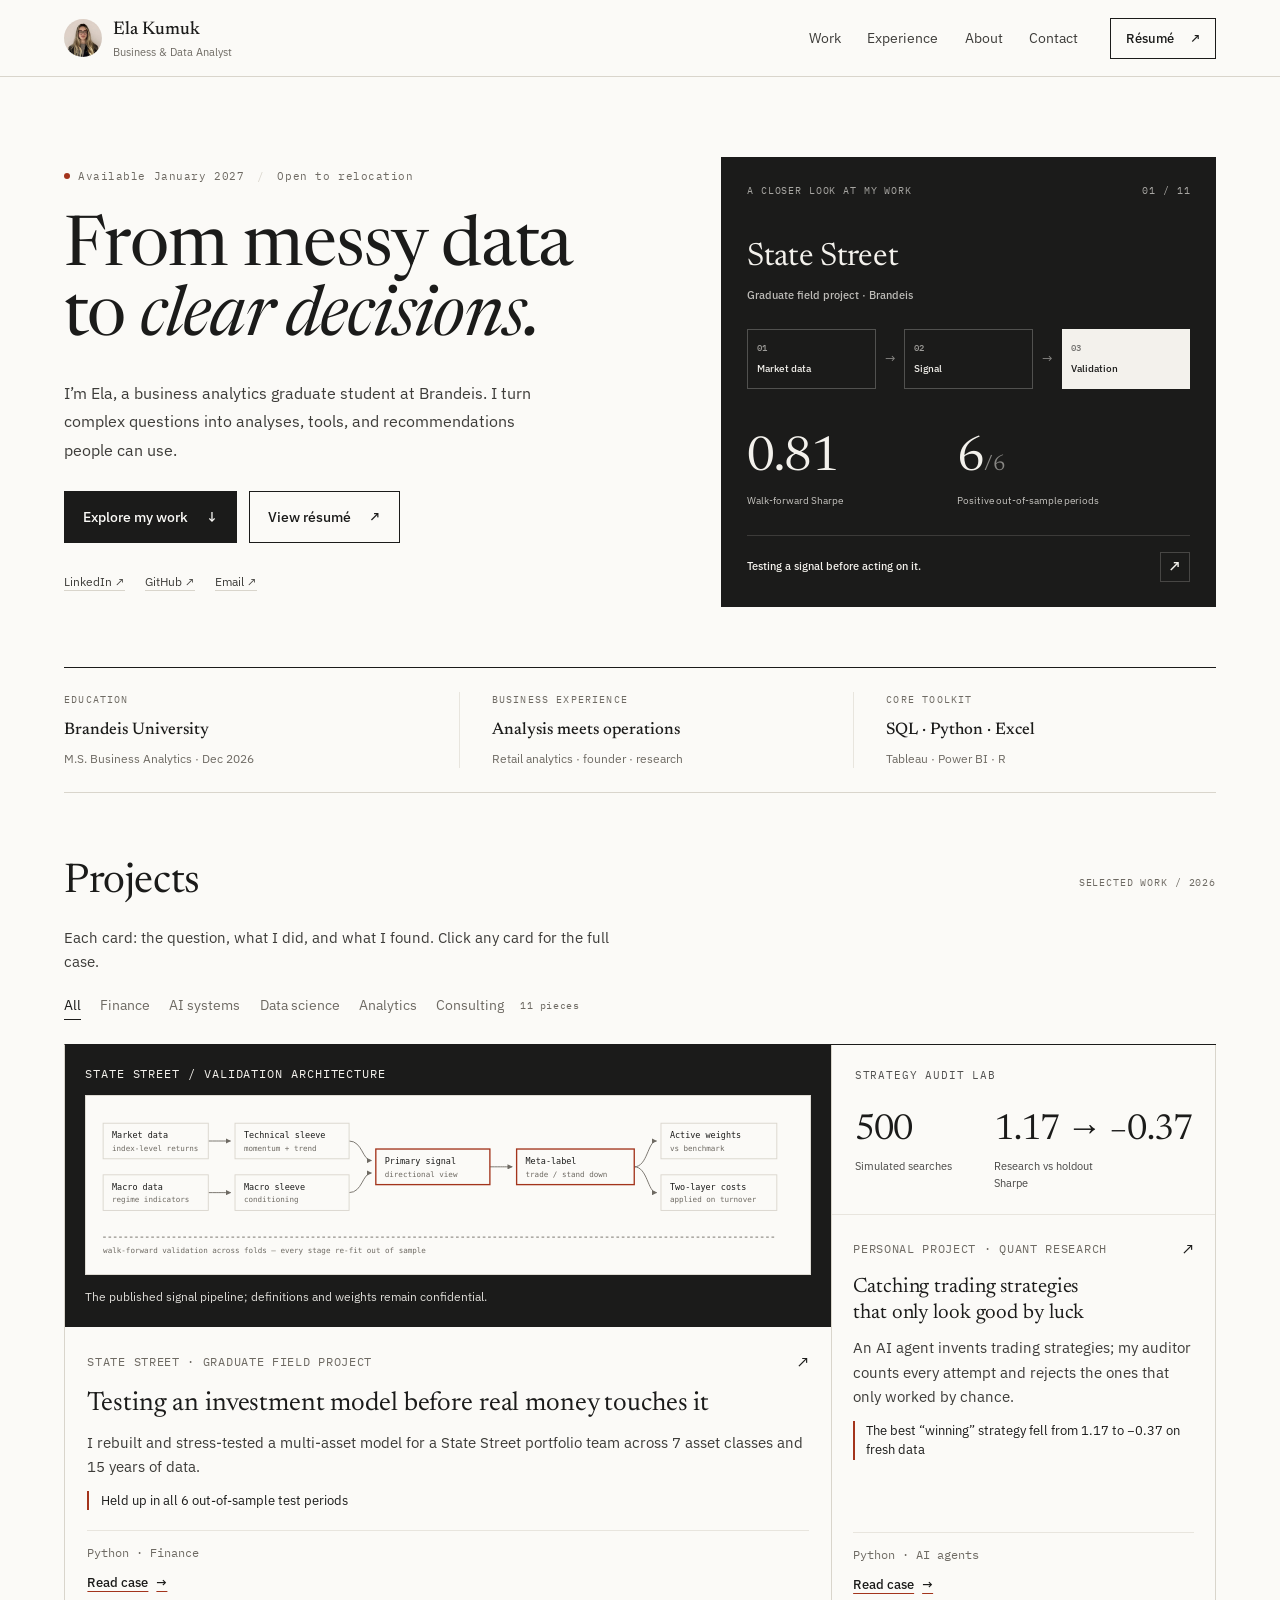
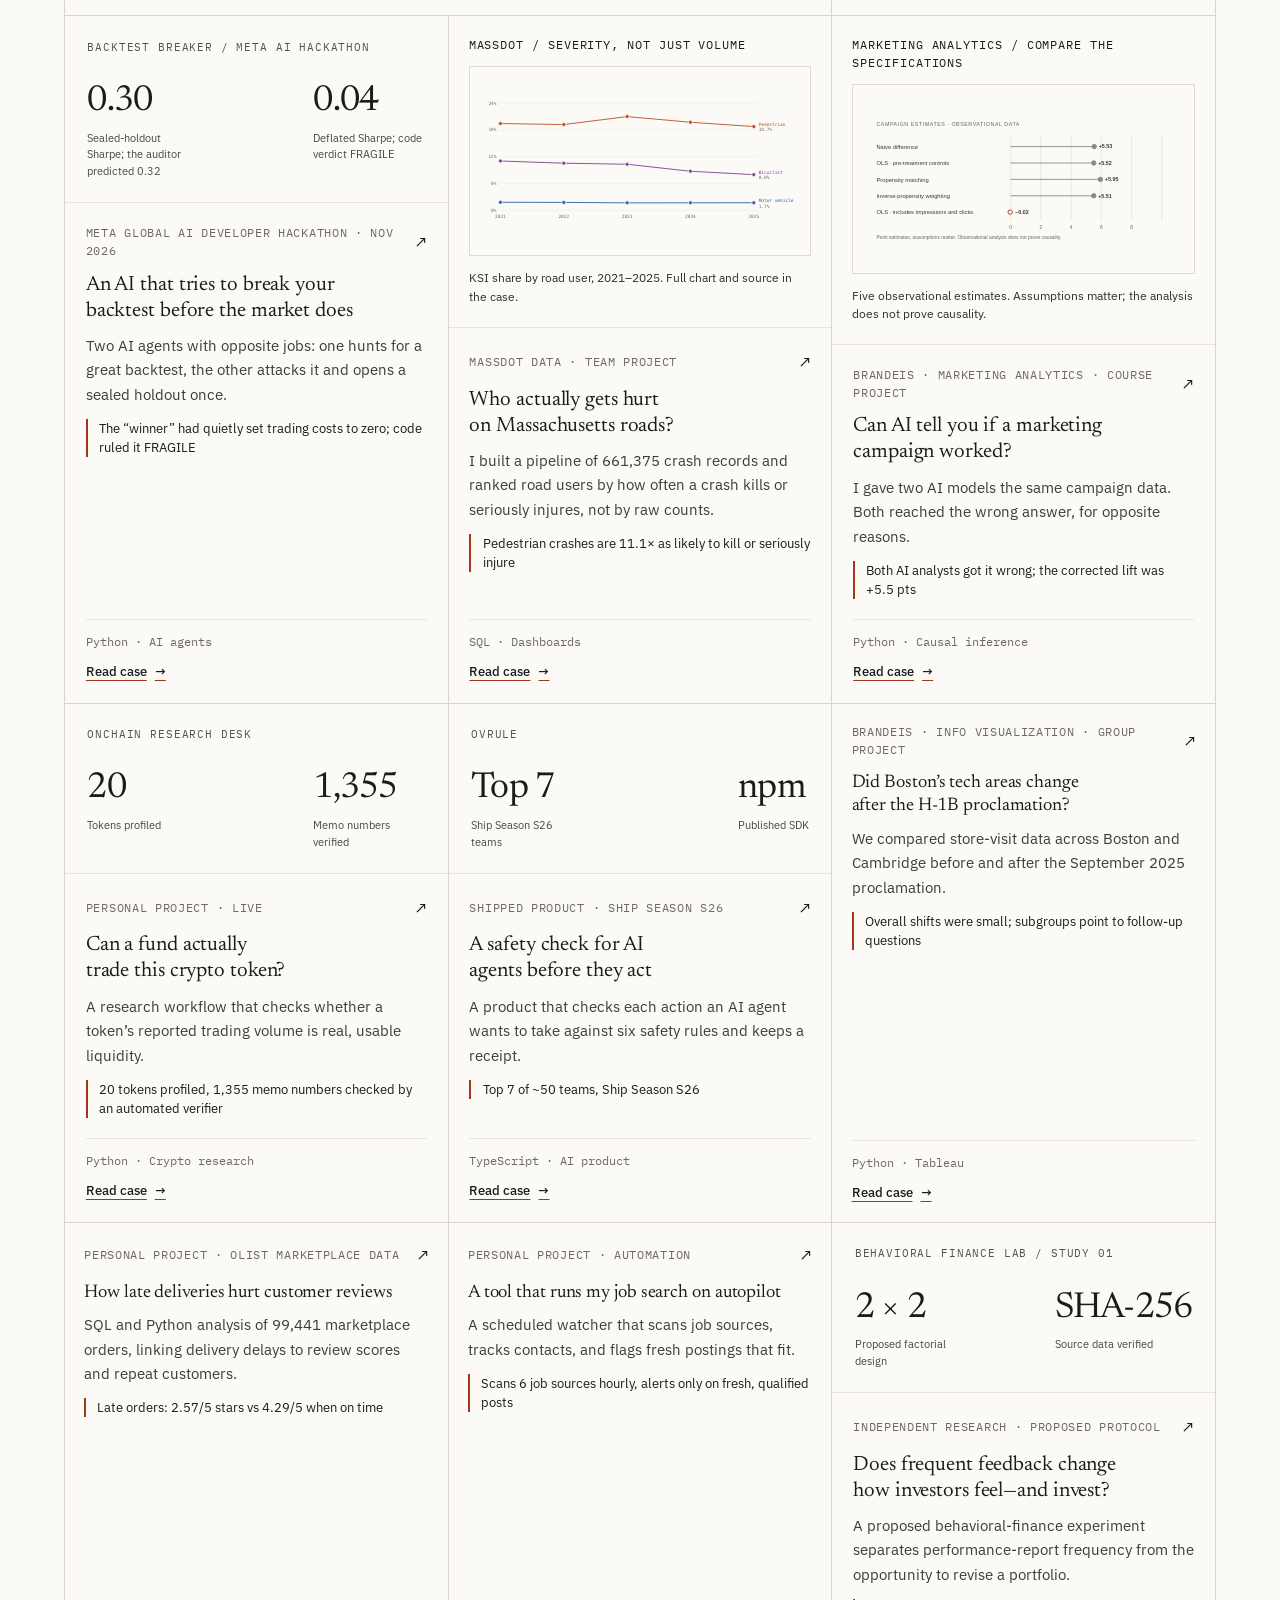
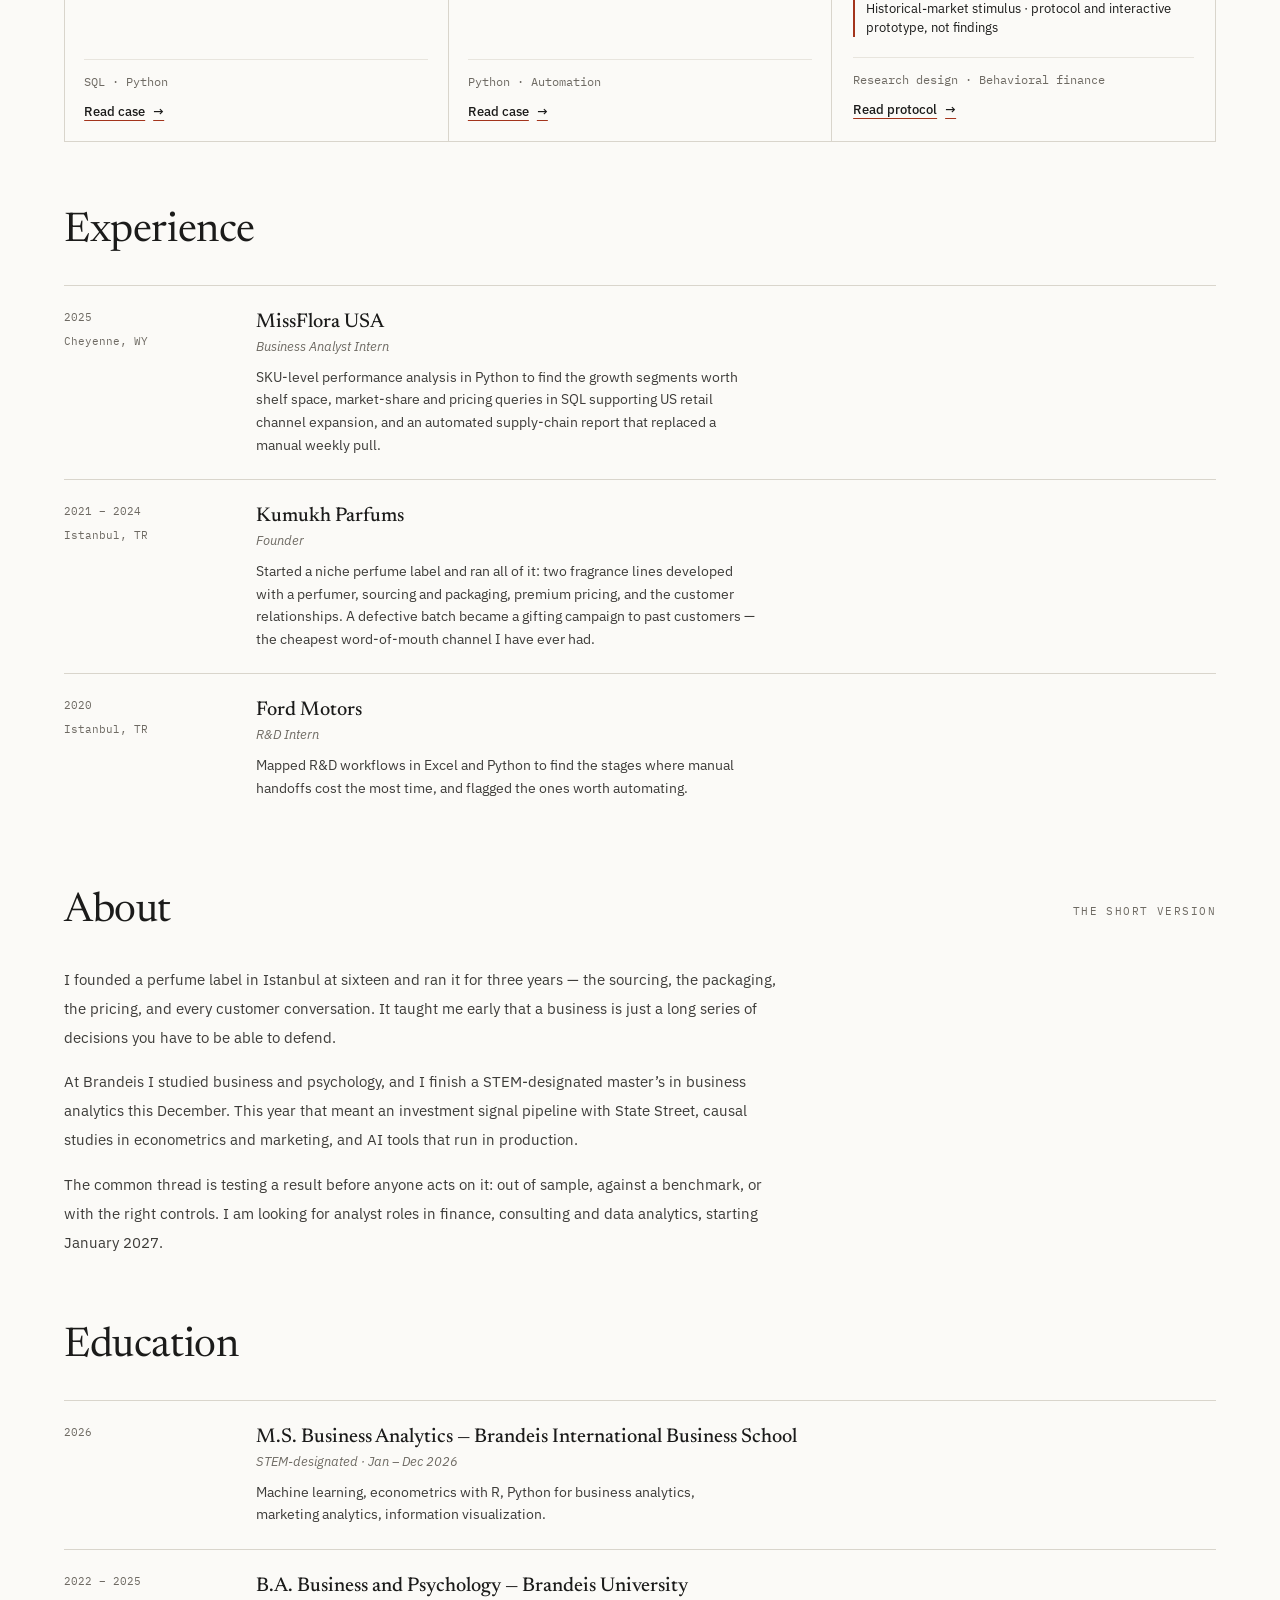
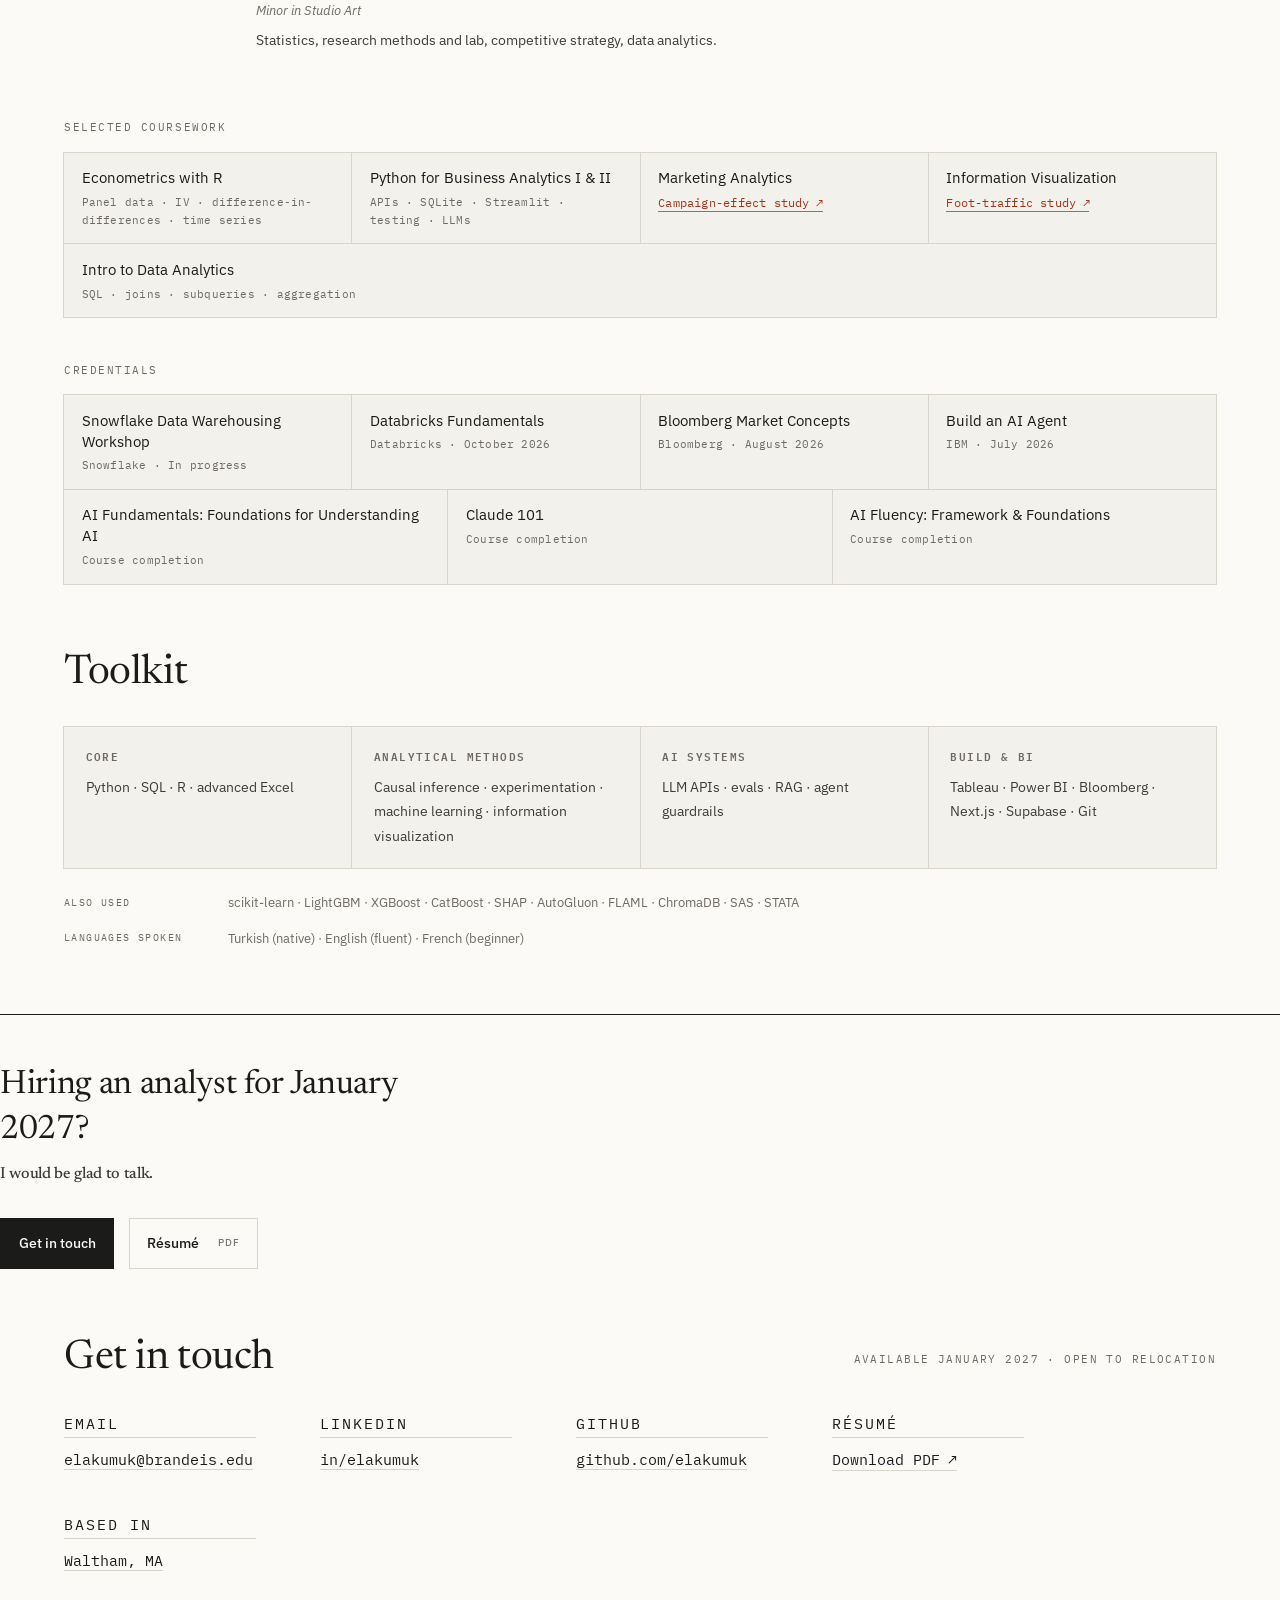
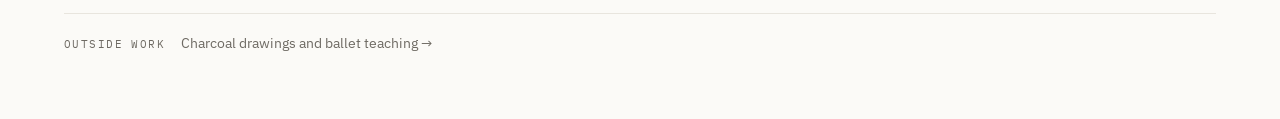
<file: index.html>
<!doctype html>
<html lang="en">
<head>
<meta charset="utf-8">
<!-- Google tag (gtag.js) -->
<script async src="https://www.googletagmanager.com/gtag/js?id=G-EKHHMFP4SE"></script>
<script>
  window.dataLayer = window.dataLayer || [];
  function gtag(){dataLayer.push(arguments);}
  gtag('js', new Date());

  gtag('config', 'G-EKHHMFP4SE');
</script>
<meta name="viewport" content="width=device-width, initial-scale=1">
<title>Ela Kumuk</title>
<meta name="description" content="Ela Kumuk — Business &amp; Data Analyst. M.S. Business Analytics, Brandeis. Investment-signal research with State Street, causal inference, and AI tools in production. Available January 2027.">
<meta name="author" content="Ela Kumuk">
<link rel="canonical" href="https://elakumuk.github.io/">

<meta property="og:type" content="website">
<meta property="og:title" content="Ela Kumuk">
<meta property="og:description" content="Business &amp; Data Analyst. Models and analyses for finance, consulting and data teams — tested before anyone acts on them. Available January 2027.">
<meta property="og:url" content="https://elakumuk.github.io/">
<meta property="og:image" content="https://elakumuk.github.io/assets/og.png">
<meta property="og:image:width" content="1200">
<meta property="og:image:height" content="630">
<meta name="twitter:card" content="summary_large_image">
<meta name="twitter:title" content="Ela Kumuk">
<meta name="twitter:description" content="Business &amp; Data Analyst. M.S. Business Analytics, Brandeis. Available January 2027.">
<meta name="twitter:image" content="https://elakumuk.github.io/assets/og.png">

<link rel="icon" href="assets/favicon.svg" type="image/svg+xml">
<link rel="preconnect" href="https://fonts.googleapis.com">
<link rel="preconnect" href="https://fonts.gstatic.com" crossorigin>
<link rel="stylesheet" href="https://fonts.googleapis.com/css2?family=IBM+Plex+Mono:wght@400;500&family=IBM+Plex+Sans:ital,wght@0,400;0,500;0,600;1,400&family=Newsreader:ital,opsz,wght@0,6..72,400;0,6..72,500;1,6..72,400;1,6..72,500&display=swap">
<link rel="stylesheet" href="styles.css?v=248fb2e380863d8f">
<link rel="stylesheet" href="design.css?v=8a5e0e1926fa14d7">
</head>
<body>

<div class="shell">
  <aside class="rail" aria-label="Site header">
    <a class="brand" href="#top" aria-label="Ela Kumuk, back to top">
      <img src="assets/portrait.jpg" width="40" height="40" alt="">
      <span>Ela Kumuk<span class="brand__sub">Business &amp; Data Analyst</span></span>
    </a>
    <nav class="railnav" id="railnav" aria-label="Page sections">
      <a href="#work">Work</a><a href="#experience">Experience</a><a href="#about">About</a><a href="#contact">Contact</a>
    </nav>
    <a class="header-cv" href="assets/Ela_Kumuk_Resume.pdf" target="_blank" rel="noopener">R&eacute;sum&eacute; <span aria-hidden="true">&nearr;</span></a>
  </aside>

  <main class="main">
  <div class="view" id="view-work" aria-label="Work">

    <header class="hero" id="top">
      <div class="hero-copy">
        <p class="hero-eyebrow"><span class="status-dot" aria-hidden="true"></span>Available January 2027 <span class="hero-eyebrow__divider">/</span> Open to relocation</p>
        <h1 class="hero__name">From messy data<br>to <span>clear decisions.</span></h1>
        <p class="hero__lede">I&rsquo;m Ela, a business analytics graduate student at Brandeis. I turn complex questions into analyses, tools, and recommendations people can use.</p>
        <div class="hero__cta">
          <a class="btn btn--solid" href="#work">Explore my work <span aria-hidden="true">&darr;</span></a>
          <a class="btn btn--quiet" href="assets/Ela_Kumuk_Resume.pdf" target="_blank" rel="noopener">View r&eacute;sum&eacute; <span aria-hidden="true">&nearr;</span></a>
        </div>
        <p class="hero-social"><a href="https://www.linkedin.com/in/elakumuk" target="_blank" rel="noopener">LinkedIn &nearr;</a><a href="https://github.com/elakumuk" target="_blank" rel="noopener">GitHub &nearr;</a><a href="mailto:elakumuk@brandeis.edu">Email &nearr;</a></p>
      </div>
      <a class="feature-preview" href="cases/state-street.html" aria-label="Read the State Street graduate field project">
        <div class="preview-top"><span class="preview-label">A closer look at my work</span><span class="preview-index">01 / 11</span></div>
        <div class="preview-client">State Street<span>Graduate field project &middot; Brandeis</span></div>
        <div class="signal-flow" aria-label="Market data feeds a signal, validation tests it, then it informs a decision">
          <span><i aria-hidden="true">01</i>Market data</span><b aria-hidden="true">&rarr;</b><span><i aria-hidden="true">02</i>Signal</span><b aria-hidden="true">&rarr;</b><span class="signal-flow__active"><i aria-hidden="true">03</i>Validation</span>
        </div>
        <div class="preview-results"><div><strong>0.81</strong><span>Walk-forward Sharpe</span></div><div><strong>6<span>/6</span></strong><span>Positive out-of-sample periods</span></div></div>
        <div class="preview-bottom"><span>Testing a signal before acting on it.</span><span class="circle-arrow" aria-hidden="true">&nearr;</span></div>
      </a>
    </header>
    <div class="proof-strip" aria-label="Background at a glance">
      <div><span class="proof-label">Education</span><strong>Brandeis University</strong><span>M.S. Business Analytics &middot; Dec 2026</span></div>
      <div><span class="proof-label">Business experience</span><strong>Analysis meets operations</strong><span>Retail analytics &middot; founder &middot; research</span></div>
      <div><span class="proof-label">Core toolkit</span><strong>SQL &middot; Python &middot; Excel</strong><span>Tableau &middot; Power BI &middot; R</span></div>
    </div>


    <!-- ═══════════ SELECTED WORK ═══════════ -->
    <section class="section" id="work">
      <div class="section__head">
        <h2>Projects</h2><span class="section-kicker">Selected work / 2026</span>
      </div>
      <p class="section__deck">Each card: the question, what I did, and what I found. Click any card for the full case.</p>

      <!-- Every piece declares its tracks in data-tracks; this control reads them, so a
           reader can cut the section down to the kind of role they are hiring for.
           Progressive: without JS it stays hidden and the section is unchanged. -->
      <div class="workbar" id="workbar" hidden>
        <div class="workbar__row">
          <div class="tracks" id="tracks" role="group" aria-label="Filter work by track"></div>
          <p class="workbar__count" id="workcount" role="status" aria-live="polite"></p>
        </div>
      </div>

      <!-- The ledger: every piece in one line, first read against what held up.
           It is the navigation for the section and the thesis of the site at once. -->
<div class="ledger project-grid" id="ledger"><ol class="ledger__list">
<li class="ledger__row project-card--featured" data-ltracks="finance ds consulting" data-tracks="finance ds consulting"><a class="project-card" href="cases/state-street.html"><div class="project-visual project-visual--signal project-visual--output"><div class="visual-label">State Street / Validation architecture</div><img class="work-output" src="assets/previews/pipeline.svg" alt="The published signal pipeline; definitions and weights remain confidential." width="720" height="300" loading="lazy"><p class="output-caption">The published signal pipeline; definitions and weights remain confidential.</p></div><div class="project-card__body"><div class="project-card__meta"><span>State Street &middot; Graduate field project</span><span class="project-card__arrow" aria-hidden="true">&nearr;</span></div><h3>Testing an investment model before real money touches it</h3><p>I rebuilt and stress-tested a multi-asset model for a State Street portfolio team across 7 asset classes and 15 years of data.</p><p class="project-card__result">Held up in all 6 out-of-sample test periods</p><div class="project-card__footer"><span>Python &middot; Finance</span><span class="project-card__read">Read case <span aria-hidden="true">&rarr;</span></span></div></div></a></li>
<li class="ledger__row" data-ltracks="finance ds ai" data-tracks="finance ds ai"><a class="project-card" href="cases/strategy-audit-lab.html"><div class="project-visual project-visual--liquidity" aria-hidden="true"><div class="visual-label">Strategy audit lab</div><div class="visual-stats"><div><strong>500</strong><span>Simulated searches</span></div><div><strong>1.17 &rarr; &minus;0.37</strong><span>Research vs holdout Sharpe</span></div></div><span class="visual-grid"></span></div><div class="project-card__body"><div class="project-card__meta"><span>Personal project &middot; Quant research</span><span class="project-card__arrow" aria-hidden="true">&nearr;</span></div><h3>Catching trading strategies that only look good by luck</h3><p>An AI agent invents trading strategies; my auditor counts every attempt and rejects the ones that only worked by chance.</p><p class="project-card__result">The best &ldquo;winning&rdquo; strategy fell from 1.17 to &minus;0.37 on fresh data</p><div class="project-card__footer"><span>Python &middot; AI agents</span><span class="project-card__read">Read case <span aria-hidden="true">&rarr;</span></span></div></div></a></li>
<li class="ledger__row" data-ltracks="finance ai ds" data-tracks="finance ai ds"><a class="project-card" href="cases/backtest-breaker.html"><div class="project-visual project-visual--liquidity" aria-hidden="true"><div class="visual-label">Backtest Breaker / Meta AI hackathon</div><div class="visual-stats"><div><strong>0.30</strong><span>Sealed-holdout Sharpe; the auditor predicted 0.32</span></div><div><strong>0.04</strong><span>Deflated Sharpe; code verdict FRAGILE</span></div></div><span class="visual-grid"></span></div><div class="project-card__body"><div class="project-card__meta"><span>Meta Global AI Developer Hackathon &middot; Nov 2026</span><span class="project-card__arrow" aria-hidden="true">&nearr;</span></div><h3>An AI that tries to break your backtest before the market does</h3><p>Two AI agents with opposite jobs: one hunts for a great backtest, the other attacks it and opens a sealed holdout once.</p><p class="project-card__result">The &ldquo;winner&rdquo; had quietly set trading costs to zero; code ruled it FRAGILE</p><div class="project-card__footer"><span>Python &middot; AI agents</span><span class="project-card__read">Read case <span aria-hidden="true">&rarr;</span></span></div></div></a></li>
<li class="ledger__row" data-ltracks="analytics consulting ds" data-tracks="analytics consulting ds"><a class="project-card" href="cases/crash-intelligence.html"><div class="project-visual project-visual--crash project-visual--output"><div class="visual-label">MassDOT / Severity, not just volume</div><img class="work-output" src="assets/previews/crash.svg" alt="KSI share by road user, 2021–2025. Full chart and source in the case." width="720" height="300" loading="lazy"><p class="output-caption">KSI share by road user, 2021–2025. Full chart and source in the case.</p></div><div class="project-card__body"><div class="project-card__meta"><span>MassDOT data &middot; Team project</span><span class="project-card__arrow" aria-hidden="true">&nearr;</span></div><h3>Who actually gets hurt on Massachusetts roads?</h3><p>I built a pipeline of 661,375 crash records and ranked road users by how often a crash kills or seriously injures, not by raw counts.</p><p class="project-card__result">Pedestrian crashes are 11.1&times; as likely to kill or seriously injure</p><div class="project-card__footer"><span>SQL &middot; Dashboards</span><span class="project-card__read">Read case <span aria-hidden="true">&rarr;</span></span></div></div></a></li>
<li class="ledger__row" data-ltracks="ds analytics consulting ai" data-tracks="ds analytics consulting ai"><a class="project-card" href="cases/marketing-analysis.html"><div class="project-visual project-visual--marketing project-visual--output"><div class="visual-label">Marketing analytics / Compare the specifications</div><img class="work-output" src="assets/previews/marketing-association.svg" alt="Five observational estimates. Assumptions matter; the analysis does not prove causality." width="720" height="300" loading="lazy"><p class="output-caption">Five observational estimates. Assumptions matter; the analysis does not prove causality.</p></div><div class="project-card__body"><div class="project-card__meta"><span>Brandeis &middot; Marketing Analytics &middot; Course project</span><span class="project-card__arrow" aria-hidden="true">&nearr;</span></div><h3>Can AI tell you if a marketing campaign worked?</h3><p>I gave two AI models the same campaign data. Both reached the wrong answer, for opposite reasons.</p><p class="project-card__result">Both AI analysts got it wrong; the corrected lift was +5.5 pts</p><div class="project-card__footer"><span>Python &middot; Causal inference</span><span class="project-card__read">Read case <span aria-hidden="true">&rarr;</span></span></div></div></a></li>
<li class="ledger__row" data-ltracks="finance ds analytics ai" data-tracks="finance ds analytics ai"><a class="project-card" href="cases/onchain-research.html"><div class="project-visual project-visual--liquidity" aria-hidden="true"><div class="visual-label">Onchain research desk</div><div class="visual-stats"><div><strong>20</strong><span>Tokens profiled</span></div><div><strong>1,355</strong><span>Memo numbers verified</span></div></div><span class="visual-grid"></span></div><div class="project-card__body"><div class="project-card__meta"><span>Personal project &middot; Live</span><span class="project-card__arrow" aria-hidden="true">&nearr;</span></div><h3>Can a fund actually trade this crypto token?</h3><p>A research workflow that checks whether a token&rsquo;s reported trading volume is real, usable liquidity.</p><p class="project-card__result">20 tokens profiled, 1,355 memo numbers checked by an automated verifier</p><div class="project-card__footer"><span>Python &middot; Crypto research</span><span class="project-card__read">Read case <span aria-hidden="true">&rarr;</span></span></div></div></a></li>
<li class="ledger__row" data-ltracks="ai ds" data-tracks="ai ds"><a class="project-card" href="cases/ovrule.html"><div class="project-visual project-visual--product" aria-hidden="true"><div class="visual-label">Ovrule</div><div class="visual-stats"><div><strong>Top 7</strong><span>Ship Season S26 teams</span></div><div><strong>npm</strong><span>Published SDK</span></div></div><span class="visual-grid"></span></div><div class="project-card__body"><div class="project-card__meta"><span>Shipped product &middot; Ship Season S26</span><span class="project-card__arrow" aria-hidden="true">&nearr;</span></div><h3>A safety check for AI agents before they act</h3><p>A product that checks each action an AI agent wants to take against six safety rules and keeps a receipt.</p><p class="project-card__result">Top 7 of ~50 teams, Ship Season S26</p><div class="project-card__footer"><span>TypeScript &middot; AI product</span><span class="project-card__read">Read case <span aria-hidden="true">&rarr;</span></span></div></div></a></li>
<li class="ledger__row ledger__row--sm" data-ltracks="analytics consulting ds" data-tracks="analytics consulting ds"><a class="project-card" href="cases/foot-traffic.html"><div class="project-card__body"><div class="project-card__meta"><span>Brandeis &middot; Info Visualization &middot; Group project</span><span class="project-card__arrow" aria-hidden="true">&nearr;</span></div><h3>Did Boston&rsquo;s tech areas change after the H-1B proclamation?</h3><p>We compared store-visit data across Boston and Cambridge before and after the September 2025 proclamation.</p><p class="project-card__result">Overall shifts were small; subgroups point to follow-up questions</p><div class="project-card__footer"><span>Python &middot; Tableau</span><span class="project-card__read">Read case <span aria-hidden="true">&rarr;</span></span></div></div></a></li>
<li class="ledger__row ledger__row--sm" data-ltracks="analytics consulting" data-tracks="analytics consulting"><a class="project-card" href="cases/olist.html"><div class="project-card__body"><div class="project-card__meta"><span>Personal project &middot; Olist marketplace data</span><span class="project-card__arrow" aria-hidden="true">&nearr;</span></div><h3>How late deliveries hurt customer reviews</h3><p>SQL and Python analysis of 99,441 marketplace orders, linking delivery delays to review scores and repeat customers.</p><p class="project-card__result">Late orders: 2.57/5 stars vs 4.29/5 when on time</p><div class="project-card__footer"><span>SQL &middot; Python</span><span class="project-card__read">Read case <span aria-hidden="true">&rarr;</span></span></div></div></a></li>
<li class="ledger__row ledger__row--sm" data-ltracks="ai" data-tracks="ai"><a class="project-card" href="cases/jobhunter.html"><div class="project-card__body"><div class="project-card__meta"><span>Personal project &middot; Automation</span><span class="project-card__arrow" aria-hidden="true">&nearr;</span></div><h3>A tool that runs my job search on autopilot</h3><p>A scheduled watcher that scans job sources, tracks contacts, and flags fresh postings that fit.</p><p class="project-card__result">Scans 6 job sources hourly, alerts only on fresh, qualified posts</p><div class="project-card__footer"><span>Python &middot; Automation</span><span class="project-card__read">Read case <span aria-hidden="true">&rarr;</span></span></div></div></a></li>
<li class="ledger__row" data-ltracks="finance analytics ds" data-tracks="finance analytics ds"><a class="project-card" href="cases/check-in-effect.html"><div class="project-visual project-visual--liquidity" aria-hidden="true"><div class="visual-label">Behavioral Finance Lab / Study 01</div><div class="visual-stats"><div><strong>2 &times; 2</strong><span>Proposed factorial design</span></div><div><strong>SHA-256</strong><span>Source data verified</span></div></div><span class="visual-grid"></span></div><div class="project-card__body"><div class="project-card__meta"><span>Independent research &middot; Proposed protocol</span><span class="project-card__arrow" aria-hidden="true">&nearr;</span></div><h3>Does frequent feedback change how investors feel—and invest?</h3><p>A proposed behavioral-finance experiment separates performance-report frequency from the opportunity to revise a portfolio.</p><p class="project-card__result">Historical-market stimulus &middot; protocol and interactive prototype, not findings</p><div class="project-card__footer"><span>Research design &middot; Behavioral finance</span><span class="project-card__read">Read protocol <span aria-hidden="true">&rarr;</span></span></div></div></a></li>
</ol></div>

    </section>

    <!-- ═══════════ EXPERIENCE ═══════════ -->
    <section class="section rv" id="experience">
      <div class="section__head"><h2>Experience</h2><span class="line"></span></div>
      <div class="entry">
        <div class="item__meta"><span class="item__when">2025</span><span class="item__when">Cheyenne, WY</span></div>
        <div><h3>MissFlora USA</h3><p class="sub">Business Analyst Intern</p>
          <p>SKU-level performance analysis in Python to find the growth segments worth shelf
             space, market-share and pricing queries in SQL supporting US retail channel
             expansion, and an automated supply-chain report that replaced a manual weekly pull.</p></div>
      </div>
      <div class="entry">
        <div class="item__meta"><span class="item__when">2021 &ndash; 2024</span><span class="item__when">Istanbul, TR</span></div>
        <div><h3>Kumukh Parfums</h3><p class="sub">Founder</p>
          <p>Started a niche perfume label and ran all of it: two fragrance lines developed with a
             perfumer, sourcing and packaging, premium pricing, and the customer relationships. A
             defective batch became a gifting campaign to past customers &mdash; the cheapest
             word-of-mouth channel I have ever had.</p></div>
      </div>
      <div class="entry">
        <div class="item__meta"><span class="item__when">2020</span><span class="item__when">Istanbul, TR</span></div>
        <div><h3>Ford Motors</h3><p class="sub">R&amp;D Intern</p>
          <p>Mapped R&amp;D workflows in Excel and Python to find the stages where manual handoffs
             cost the most time, and flagged the ones worth automating.</p></div>
      </div>
    </section>

    <!-- ═══════════ ABOUT ═══════════ -->
    <section class="section rv" id="about">
      <div class="section__head"><h2>About</h2><span class="line"></span>
        <span class="eyebrow">The short version</span></div>
      <div class="story">
        <p>I founded a perfume label in Istanbul at sixteen and ran it for three years &mdash;
          the sourcing, the packaging, the pricing, and every customer conversation. It
          taught me early that a business is just a long series of decisions you have to be
          able to defend.</p>
        <p>At Brandeis I studied business and psychology, and I finish a STEM-designated
          master&rsquo;s in business analytics this December. This year that meant an investment
          signal pipeline with State Street, causal studies in econometrics and marketing, and
          AI tools that run in production.</p>
        <p>The common thread is testing a result before anyone acts on it: out of sample,
          against a benchmark, or with the right controls. I am looking for analyst roles in
          finance, consulting and data analytics, starting January 2027.</p>
      </div>
    </section>

    <!-- ═══════════ EDUCATION ═══════════ -->
    <section class="section rv" id="education">
      <div class="section__head"><h2>Education</h2><span class="line"></span></div>
      <div class="entry">
        <div class="item__meta"><span class="item__when">2026</span></div>
        <div><h3>M.S. Business Analytics &mdash; Brandeis International Business School</h3>
          <p class="sub">STEM-designated &middot; Jan &ndash; Dec 2026</p>
          <p>Machine learning, econometrics with R, Python for business analytics, marketing
             analytics, information visualization.</p></div>
      </div>
      <div class="entry">
        <div class="item__meta"><span class="item__when">2022 &ndash; 2025</span></div>
        <div><h3>B.A. Business and Psychology &mdash; Brandeis University</h3>
          <p class="sub">Minor in Studio Art</p>
          <p>Statistics, research methods and lab, competitive strategy, data analytics.</p></div>
      </div>
      <h3 class="sub-head">Selected coursework</h3>
      <ul class="creds">
        <li><span class="creds__n">Econometrics with R</span>
            <span class="creds__m">Panel data &middot; IV &middot; difference-in-differences &middot; time series</span></li>
        <li><span class="creds__n">Python for Business Analytics I &amp; II</span>
            <span class="creds__m">APIs &middot; SQLite &middot; Streamlit &middot; testing &middot; LLMs</span></li>
        <li><span class="creds__n">Marketing Analytics</span>
            <span class="creds__m"><a class="link" href="cases/marketing-analysis.html">Campaign-effect study</a></span></li>
        <li><span class="creds__n">Information Visualization</span>
            <span class="creds__m"><a class="link" href="cases/foot-traffic.html">Foot-traffic study</a></span></li>
        <li><span class="creds__n">Intro to Data Analytics</span>
            <span class="creds__m">SQL &middot; joins &middot; subqueries &middot; aggregation</span></li>
      </ul>
      <h3 class="sub-head">Credentials</h3>
      <ul class="creds">
        <li><span class="creds__n">Snowflake Data Warehousing Workshop</span>
            <span class="creds__m">Snowflake &middot; In progress</span></li>
        <li><span class="creds__n">Databricks Fundamentals</span>
            <span class="creds__m">Databricks &middot; October 2026</span></li>
        <li><span class="creds__n">Bloomberg Market Concepts</span>
            <span class="creds__m">Bloomberg &middot; August 2026</span></li>
        <li><span class="creds__n">Build an AI Agent</span>
            <span class="creds__m">IBM &middot; July 2026</span></li>
        <li><span class="creds__n">AI Fundamentals: Foundations for Understanding AI</span>
            <span class="creds__m">Course completion</span></li>
        <li><span class="creds__n">Claude 101</span>
            <span class="creds__m">Course completion</span></li>
        <li><span class="creds__n">AI Fluency: Framework &amp; Foundations</span>
            <span class="creds__m">Course completion</span></li>
      </ul>
    </section>

    <!-- ═══════════ TOOLKIT ═══════════ -->
    <section class="section rv" id="toolkit">
      <div class="section__head"><h2>Toolkit</h2><span class="line"></span></div>
      <div class="kit">
        <div><h3>Core</h3><p>Python &middot; SQL &middot; R &middot; advanced Excel</p></div>
        <div><h3>Analytical methods</h3><p>Causal inference &middot; experimentation &middot; machine learning &middot; information visualization</p></div>
        <div><h3>AI systems</h3><p>LLM APIs &middot; evals &middot; RAG &middot; agent guardrails</p></div>
        <div><h3>Build &amp; BI</h3><p>Tableau &middot; Power BI &middot; Bloomberg &middot; Next.js &middot; Supabase &middot; Git</p></div>
      </div>
      <dl class="kit-also">
        <div><dt>Also used</dt>
          <dd>scikit-learn &middot; LightGBM &middot; XGBoost &middot; CatBoost &middot; SHAP &middot; AutoGluon
            &middot; FLAML &middot; ChromaDB &middot; SAS &middot; STATA</dd></div>
        <div><dt>Languages spoken</dt>
          <dd>Turkish (native) &middot; English (fluent) &middot; French (beginner)</dd></div>
      </dl>
    </section>

    <!-- ═══════════ CLOSING ═══════════ -->
    <section class="closing rv" id="closing" aria-label="Closing statement">
      <p class="closing__q">Hiring an analyst for January 2027?
        <em>I would be glad to talk.</em></p>
      <div class="closing__cta">
        <a class="btn btn--solid" href="mailto:elakumuk@brandeis.edu">Get in touch</a>
        <a class="btn" href="assets/Ela_Kumuk_Resume.pdf" download>R&eacute;sum&eacute; <span class="btn__x">PDF</span></a>
      </div>
    </section>

    <!-- ═══════════ CONTACT ═══════════ -->
    <section class="section rv" id="contact">
      <div class="section__head"><h2>Get in touch</h2><span class="line"></span>
        <span class="eyebrow">Available January 2027 &middot; Open to relocation</span></div>
      <div class="contact">
        <div class="contact__block"><span class="eyebrow">Email</span>
          <a href="mailto:elakumuk@brandeis.edu">elakumuk@brandeis.edu</a></div>
        <div class="contact__block"><span class="eyebrow">LinkedIn</span>
          <a href="https://www.linkedin.com/in/elakumuk" target="_blank" rel="noopener">in/elakumuk</a></div>
        <div class="contact__block"><span class="eyebrow">GitHub</span>
          <a href="https://github.com/elakumuk" target="_blank" rel="noopener">github.com/elakumuk</a></div>
        <div class="contact__block"><span class="eyebrow">R&eacute;sum&eacute;</span><a class="link" href="assets/Ela_Kumuk_Resume.pdf" download>Download PDF</a></div>
        <div class="contact__block"><span class="eyebrow">Based in</span><span>Waltham, MA</span></div>
      </div>
      <p class="outside"><span class="eyebrow">Outside work</span>
        <a href="#drawings" id="to-art">Charcoal drawings and ballet teaching &rarr;</a></p>
    </section>
  </div>
  <!-- ═══════════════════════ DRAWINGS ═══════════════════════ -->
  <div class="view" id="view-art" aria-label="Outside work" hidden>
    <header class="art-hero">
        <a class="back" href="#top" id="to-work">&larr; Back to work</a>
        <h1>Outside work</h1>
        <p class="deck">Charcoal, ballet, and the things that are not on a r&eacute;sum&eacute;</p>
      </header>

      <section class="section">
        <div class="section__head"><h2>Between Memory and Invention</h2><span class="line"></span>
          <span class="eyebrow">Six charcoal drawings &middot; 2025</span></div>
        <div class="statement statement--lede">
          <p>I made this series in March 2025 during my third year at Brandeis University in
             Waltham, Massachusetts. Living through a New England winter, far from the landscapes I
             grew up with, I found memories of the Aegean and Mediterranean returning through the
             act of drawing.</p>
          <p>I began without predetermined compositions, at times working on three drawings
             simultaneously and allowing them to develop alongside one another. I had long been
             drawn to perfection and planning; here, I wanted to release that impulse. Charcoal
             became central to that process. I worked it directly with my hands, diffusing,
             disturbing and erasing it, then returned with charcoal pencils to create sharper
             marks. Its ability to move between atmosphere and precision allowed both control and
             surrender.</p>
          <p>Although I approached the works as abstraction, forms emerged as I worked: oceanic
             rhythms, vegetation, landscapes, and fragments of places and memories. Having spent
             much of my childhood around the Aegean Sea, its patterns remain part of my visual
             memory. In Massachusetts, those impressions surfaced indirectly rather than as literal
             depictions.</p>
          <p>The drawings move between recognition and dissolution. A mark can suggest a landscape
             or remembered place and then return to abstraction. The resulting works exist somewhere
             between memory and invention, between what is remembered and what is being made in the
             present.</p>
        </div>
      </section>
      <section class="section">
        <div class="section__head"><h2>Plates</h2><span class="line"></span>
          <span class="eyebrow">Charcoal and charcoal pencil on paper</span></div>
        <div class="plates" id="plates"></div>
      </section>
      <section class="section">
        <div class="section__head"><h2>Resolution</h2><span class="line"></span>
          <span class="eyebrow">Drag to pull back</span></div>
        <figure class="zoomfig">
          <div class="zoomwrap">
            <canvas id="zoomcv" role="img"
              aria-label="A charcoal drawing seen at high magnification, resolving into the whole work as you zoom out."></canvas>
          </div>
          <div class="zoomctl">
            <label class="eyebrow" for="zoomsl">Zoom</label>
            <input id="zoomsl" type="range" min="0" max="1000" value="1000" step="1"
                   aria-label="Zoom level, from the whole drawing to close detail">
          </div>
          <figcaption class="zoomcap" id="zoomcap">Charcoal, up close.</figcaption>
        </figure>
        <div class="statement" style="margin-top:1.6rem">
          <p>Pull the slider back and the same sheet you just looked at goes from texture to
             drawing. Nothing on the paper changed &mdash; only the resolution you read it at.</p>
          <p>That is not a metaphor I reached for afterwards. It is the same failure I spend my
             working hours guarding against: the H-1B study on the other page returns a clean
             null at the aggregate and a real pattern one level down, on the same rows. Reading
             at the wrong resolution is how you miss a finding &mdash; and, just as often, how
             you invent one that was never there.</p>
        </div>
      </section>
      <section class="section">
        <div class="section__head"><h2>Teaching</h2><span class="line"></span>
          <span class="eyebrow">2021 &ndash; 2022 &middot; Turkey</span></div>
        <div class="statement">
          <p>I am a certified ballet instructor. For two years I taught ballet to children in
             Turkey who had no prior access to the arts &mdash; kids who had never been inside a
             studio and had no reason to think one was for them.</p>
          <p>I keep it on this page rather than under work experience because it does not belong
             to my career. But it is the thing that taught me how to explain something difficult
             to somebody who has no vocabulary for it yet, and how to keep a room of people
             engaged when I am the one standing at the front. I use both constantly.</p>
          <p>What your body reports and what is actually happening are not the same thing.
             You learn to read the gap &mdash; and to distrust your own reading on the days you
             badly want a particular answer.</p>
        </div>
      </section>
      <section class="section">
        <div class="section__head"><h2>Also</h2><span class="line"></span></div>
        <div class="kit">
          <div><h3>Languages</h3><p>Turkish (native) &middot; English (fluent) &middot; French (beginner)</p></div>
          <div><h3>Dance</h3><p>Certified ballet instructor &middot; taught 2021&ndash;2022</p></div>
          <div><h3>Studio</h3><p>Studio Art minor, Brandeis &middot; charcoal and charcoal pencil</p></div>
        </div>
      </section>

    </div>
  </main>
</div>

<script src="app.js?v=63c3d151e528e079" defer></script>
</body>
</html>
</file>
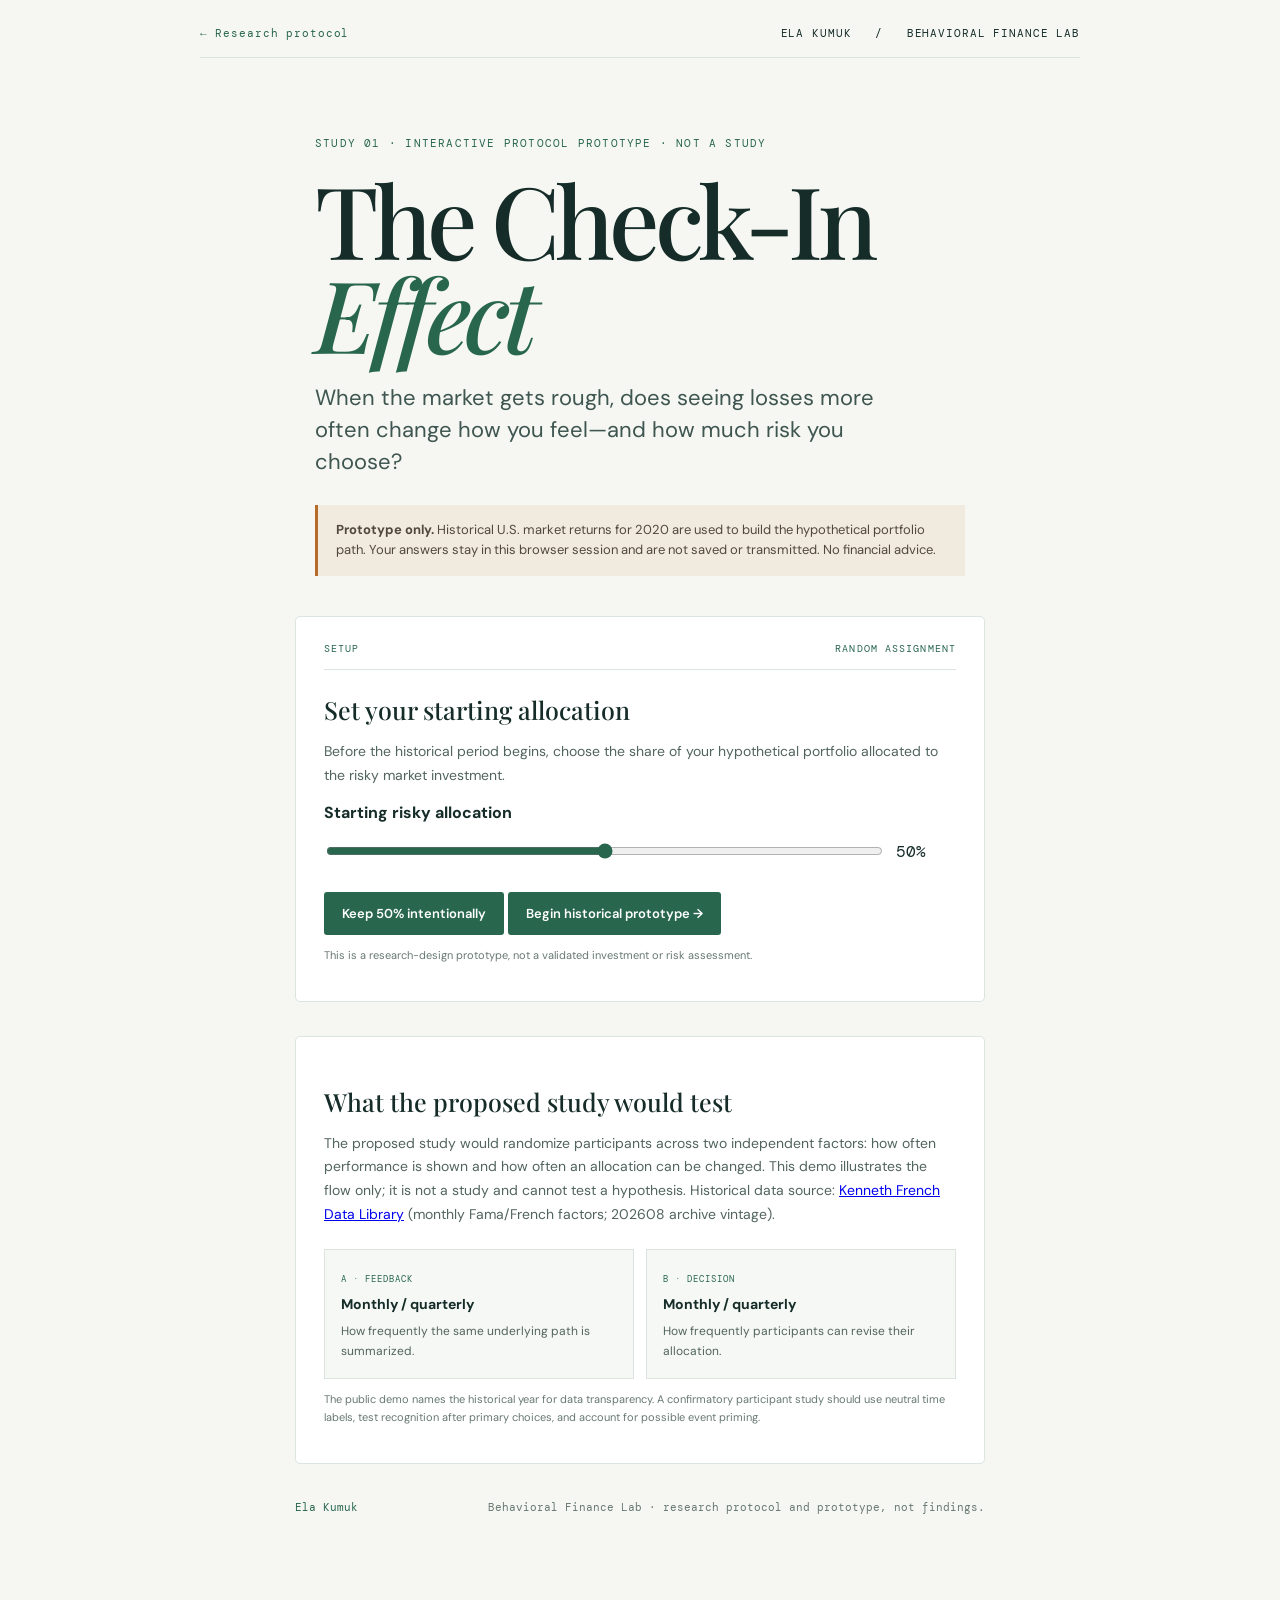
<file: labs/check-in-effect/index.html>
<!doctype html>
<html lang="en">
<head>
<meta charset="utf-8"><meta name="viewport" content="width=device-width, initial-scale=1">
<meta name="description" content="A no-data-collection prototype for a behavioral finance experiment on investment feedback frequency.">
<title>Behavioral Finance Lab · Study 01 — The Check-In Effect</title>
<link rel="stylesheet" href="styles.css">
<style>.no-update{min-height:115px;display:grid;place-items:center;margin:15px 0;background:repeating-linear-gradient(135deg,#f7f9f6,#f7f9f6 9px,#f0f4ef 9px,#f0f4ef 18px);color:#677873;font:12px 'DM Mono',monospace}</style>
</head>
<body>
<main class="lab">
<header class="top"><a href="/cases/check-in-effect.html">&larr; Research protocol</a><span>ELA KUMUK &nbsp; / &nbsp; BEHAVIORAL FINANCE LAB</span></header>
<section class="intro"><p class="eyebrow">Study 01 · Interactive protocol prototype · not a study</p><h1>The Check-In<br><em>Effect</em></h1><p class="lede">When the market gets rough, does seeing losses more often change how you feel—and how much risk you choose?</p><p class="notice"><strong>Prototype only.</strong> Historical U.S. market returns for 2020 are used to build the hypothetical portfolio path. Your answers stay in this browser session and are not saved or transmitted. No financial advice.</p></section>
<section class="panel" id="study">
<div class="panel-head"><span id="step-label" role="status" aria-live="polite">SETUP</span><span id="condition-label">RANDOM ASSIGNMENT</span></div>
<div id="screen">
<h2>Loading historical return data</h2><p>The prototype validates the archived monthly return file before the decision flow begins. No answers are being collected.</p>
</div>
</section>
<section class="explain"><h2>What the proposed study would test</h2><p>The proposed study would randomize participants across two independent factors: how often performance is shown and how often an allocation can be changed. This demo illustrates the flow only; it is not a study and cannot test a hypothesis. Historical data source: <a href="https://mba.tuck.dartmouth.edu/pages/faculty/ken.french/data_library.html" target="_blank" rel="noopener">Kenneth French Data Library</a> (monthly Fama/French factors; 202608 archive vintage).</p><div class="factor-grid"><div><span>A · FEEDBACK</span><strong>Monthly / quarterly</strong><p>How frequently the same underlying path is summarized.</p></div><div><span>B · DECISION</span><strong>Monthly / quarterly</strong><p>How frequently participants can revise their allocation.</p></div></div><p class="fine">The public demo names the historical year for data transparency. A confirmatory participant study should use neutral time labels, test recognition after primary choices, and account for possible event priming.</p></section>
<footer><a href="/">Ela Kumuk</a><span>Behavioral Finance Lab · research protocol and prototype, not findings.</span></footer>
</main><script src="app.js" defer></script>
</body></html>
</file>
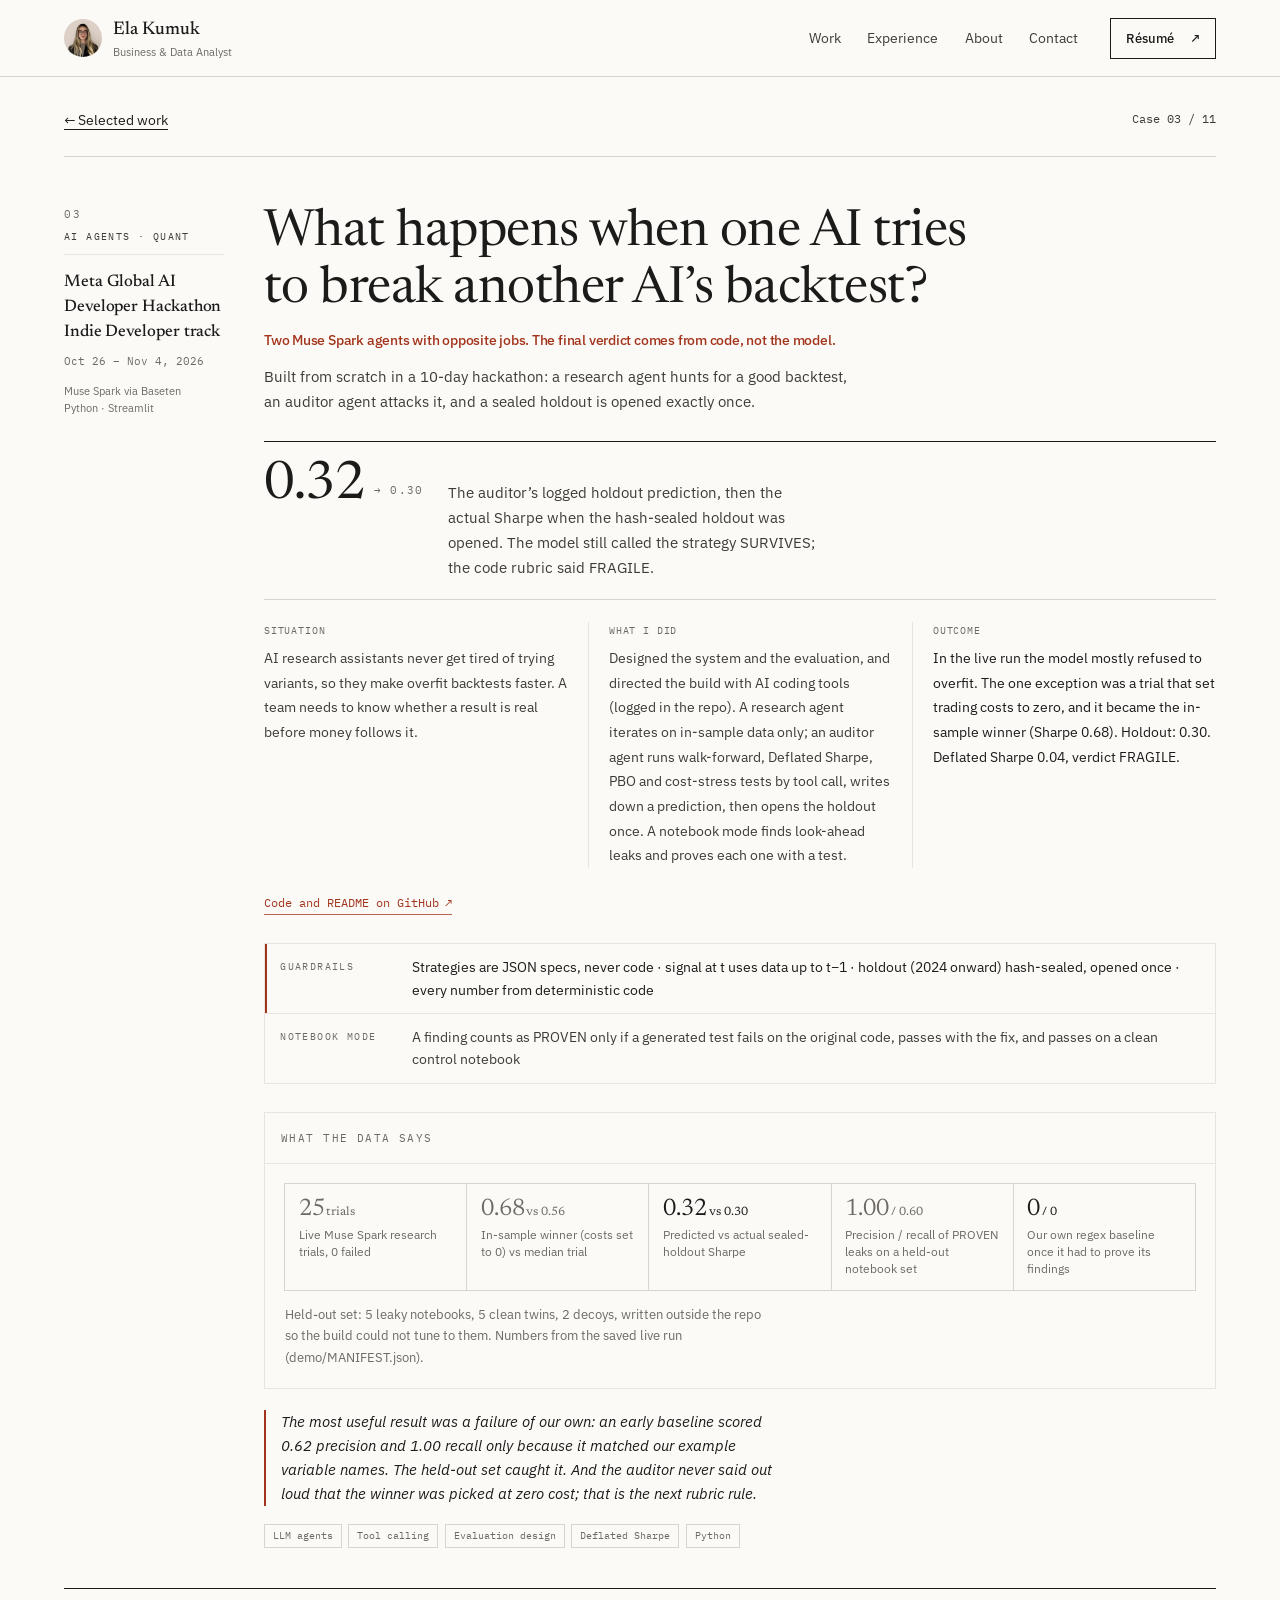
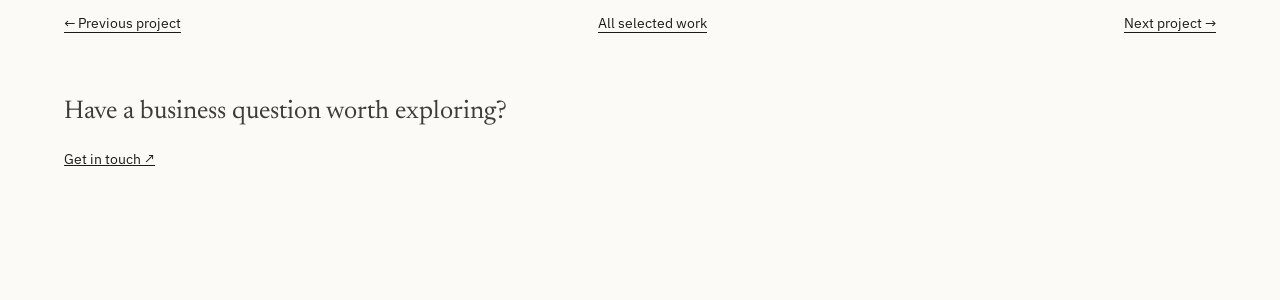
<file: cases/backtest-breaker.html>
<!doctype html>
<html lang="en">
<head>
<meta charset="utf-8">
<!-- Google tag (gtag.js) -->
<script async src="https://www.googletagmanager.com/gtag/js?id=G-EKHHMFP4SE"></script>
<script>
  window.dataLayer = window.dataLayer || [];
  function gtag(){dataLayer.push(arguments);}
  gtag('js', new Date());

  gtag('config', 'G-EKHHMFP4SE');
</script>
<meta name="viewport" content="width=device-width, initial-scale=1">
<title>Backtest Breaker — Ela Kumuk</title>
<meta name="description" content="Backtest Breaker. A project by Ela Kumuk, Business &amp; Data Analyst.">
<meta name="author" content="Ela Kumuk">
<link rel="canonical" href="https://elakumuk.github.io/cases/backtest-breaker.html">

<meta property="og:type" content="website">
<meta property="og:title" content="Backtest Breaker — Ela Kumuk">
<meta property="og:description" content="Business &amp; Data Analyst. Models and analyses for finance, consulting and data teams — tested before anyone acts on them. Available January 2027.">
<meta property="og:url" content="https://elakumuk.github.io/cases/backtest-breaker.html">
<meta property="og:image" content="https://elakumuk.github.io/assets/og.png">
<meta property="og:image:width" content="1200">
<meta property="og:image:height" content="630">
<meta name="twitter:card" content="summary_large_image">
<meta name="twitter:title" content="Backtest Breaker — Ela Kumuk">
<meta name="twitter:description" content="Business &amp; Data Analyst. M.S. Business Analytics, Brandeis. Available January 2027.">
<meta name="twitter:image" content="https://elakumuk.github.io/assets/og.png">

<link rel="icon" href="/assets/favicon.svg" type="image/svg+xml">
<link rel="preconnect" href="https://fonts.googleapis.com">
<link rel="preconnect" href="https://fonts.gstatic.com" crossorigin>
<link rel="stylesheet" href="https://fonts.googleapis.com/css2?family=IBM+Plex+Mono:wght@400;500&family=IBM+Plex+Sans:ital,wght@0,400;0,500;0,600;1,400&family=Newsreader:ital,opsz,wght@0,6..72,400;0,6..72,500;1,6..72,400;1,6..72,500&display=swap">
<link rel="stylesheet" href="/styles.css?v=248fb2e380863d8f">
<link rel="stylesheet" href="/design.css?v=8a5e0e1926fa14d7">
</head>
<body class="case-page"><div class="shell">  <aside class="rail" aria-label="Site header">
    <a class="brand" href="/" aria-label="Ela Kumuk, back to top">
      <img src="/assets/portrait.jpg" width="40" height="40" alt="">
      <span>Ela Kumuk<span class="brand__sub">Business &amp; Data Analyst</span></span>
    </a>
    <nav class="railnav" id="railnav" aria-label="Page sections">
      <a href="/#work">Work</a><a href="/#experience">Experience</a><a href="/#about">About</a><a href="/#contact">Contact</a>
    </nav>
    <a class="header-cv" href="/assets/Ela_Kumuk_Resume.pdf" target="_blank" rel="noopener">R&eacute;sum&eacute; <span aria-hidden="true">&nearr;</span></a>
  </aside>

<main class="main"><div class="case-breadcrumb"><a href="/#work">&larr; Selected work</a><span>Case 03 / 11</span></div><article class="cs" id="w-backtest-breaker" data-tracks="finance ai ds"
               data-short="Backtest Breaker">
        <div class="cs__rail">
          <p class="cs__num" aria-hidden="true">03</p>
          <p class="cs__tag">AI agents &middot; Quant</p>
          <p class="cs__org">Meta Global AI Developer Hackathon<br>Indie Developer track</p>
          <p class="cs__when">Oct 26 &ndash; Nov 4, 2026</p>
          <p class="cs__kind">Muse Spark via Baseten<br>Python &middot; Streamlit</p>
        </div>
        <div class="cs__main">
          <h1 class="cs__q">What happens when one AI tries to break another AI&rsquo;s backtest?</h1>
          <h3 class="cs__title">Two Muse Spark agents with opposite jobs. The final verdict comes from code, not the model.</h3>
          <p class="cs__take">Built from scratch in a 10-day hackathon: a research agent hunts for a good backtest,
            an auditor agent attacks it, and a sealed holdout is opened exactly once.</p>

          <div class="finding">
            <p class="finding__n">0.32<small>&rarr; 0.30</small></p>
            <p class="finding__t">The auditor&rsquo;s logged holdout prediction, then the actual Sharpe when the
              hash-sealed holdout was opened. The model still called the strategy SURVIVES; the code rubric said FRAGILE.</p>
          </div>
          <dl class="star">
            <div><dt>Situation</dt><dd>AI research assistants never get tired of trying variants, so they make
              overfit backtests faster. A team needs to know whether a result is real before money follows it.</dd></div>
            <div><dt>What I did</dt><dd>Designed the system and the evaluation, and directed the build with AI coding
              tools (logged in the repo). A research agent iterates on in-sample data only; an auditor agent runs
              walk-forward, Deflated Sharpe, PBO and cost-stress tests by tool call, writes down a prediction, then
              opens the holdout once. A notebook mode finds look-ahead leaks and proves each one with a test.</dd></div>
            <div><dt>Outcome</dt><dd>In the live run the model mostly refused to overfit. The one exception was a
              trial that set trading costs to zero, and it became the in-sample winner (Sharpe 0.68). Holdout: 0.30.
              Deflated Sharpe 0.04, verdict FRAGILE.</dd></div>
          </dl>
          <div class="cs__act"><a class="link" href="https://github.com/elakumuk/backtest-breaker" target="_blank" rel="noopener">Code and README on GitHub</a></div>
          <div class="cs__more" id="more-w-backtest-breaker"><div class="cs__more-in">
          <dl class="facts">
            <div><dt>Guardrails</dt>
              <dd>Strategies are JSON specs, never code &middot; signal at t uses data up to t&minus;1 &middot;
                  holdout (2024 onward) hash-sealed, opened once &middot; every number from deterministic code</dd></div>
            <div><dt>Notebook mode</dt>
              <dd>A finding counts as PROVEN only if a generated test fails on the original code, passes with the
                  fix, and passes on a clean control notebook</dd></div>
          </dl>

          <figure class="fig">
            <div class="fig__bar"><span class="eyebrow">What the data says</span></div>
            <div class="fig__body">
              <div class="didrow">
                <div class="did"><span class="n">25<i>trials</i></span><span class="l">Live Muse Spark research trials, 0 failed</span></div>
                <div class="did"><span class="n">0.68<i>vs 0.56</i></span><span class="l">In-sample winner (costs set to 0) vs median trial</span></div>
                <div class="did em"><span class="n">0.32<i>vs 0.30</i></span><span class="l">Predicted vs actual sealed-holdout Sharpe</span></div>
                <div class="did"><span class="n">1.00<i>/ 0.60</i></span><span class="l">Precision / recall of PROVEN leaks on a held-out notebook set</span></div>
                <div class="did em"><span class="n">0<i>/ 0</i></span><span class="l">Our own regex baseline once it had to prove its findings</span></div>
              </div>
              <p class="didnote">Held-out set: 5 leaky notebooks, 5 clean twins, 2 decoys, written outside the repo so
                the build could not tune to them. Numbers from the saved live run (demo/MANIFEST.json).</p>
            </div>
          </figure>

          <p class="brought">The most useful result was a failure of our own: an early baseline scored 0.62 precision
            and 1.00 recall only because it matched our example variable names. The held-out set caught it. And the
            auditor never said out loud that the winner was picked at zero cost; that is the next rubric rule.</p>
          <div class="chips">
            <span class="chip">LLM agents</span><span class="chip">Tool calling</span>
            <span class="chip">Evaluation design</span><span class="chip">Deflated Sharpe</span>
            <span class="chip">Python</span>
          </div>
          </div></div>
        </div>
      </article><nav class="case-pagination" aria-label="Other projects"><a href="strategy-audit-lab.html">&larr; Previous project</a><a href="/#work">All selected work</a><a href="crash-intelligence.html">Next project &rarr;</a></nav><footer class="case-footer"><p>Have a business question worth exploring?</p><a href="mailto:elakumuk@brandeis.edu">Get in touch &nearr;</a></footer></main></div><script src="/app.js?v=63c3d151e528e079" defer></script></body></html>
</file>
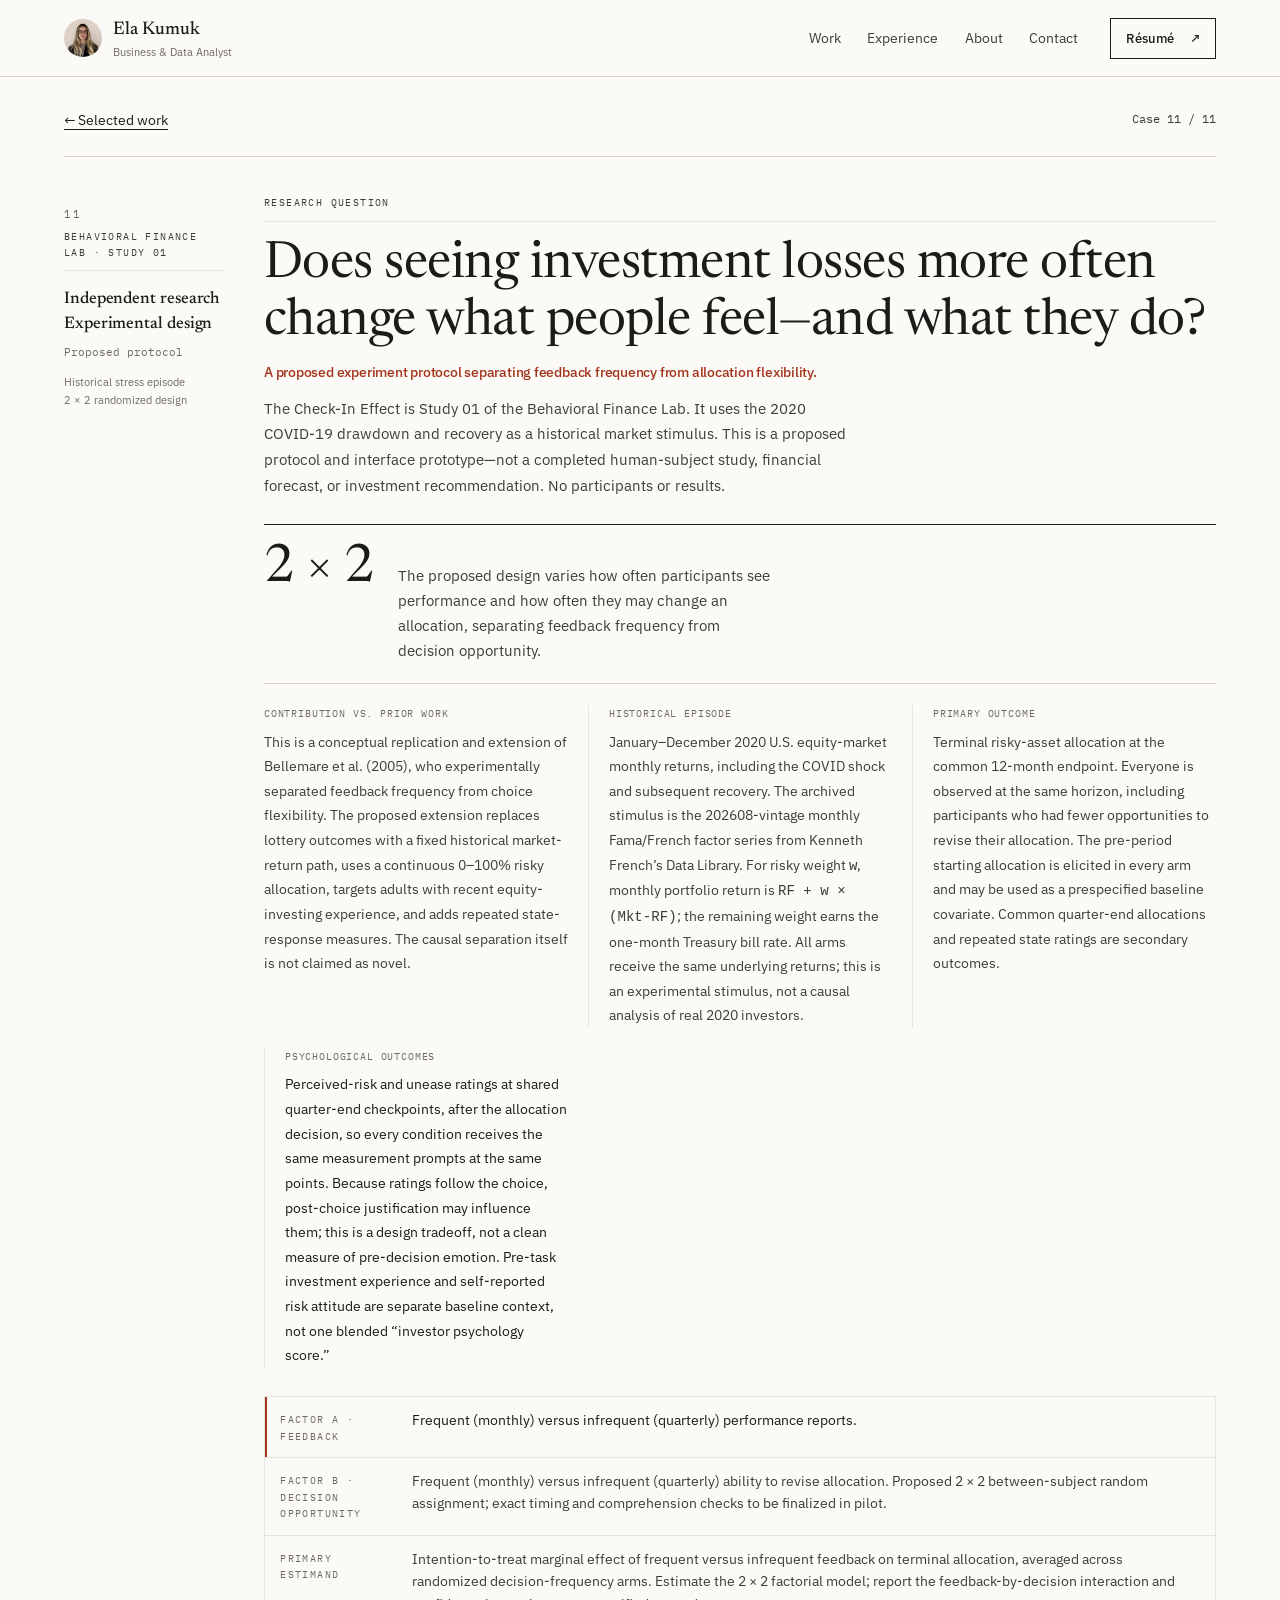
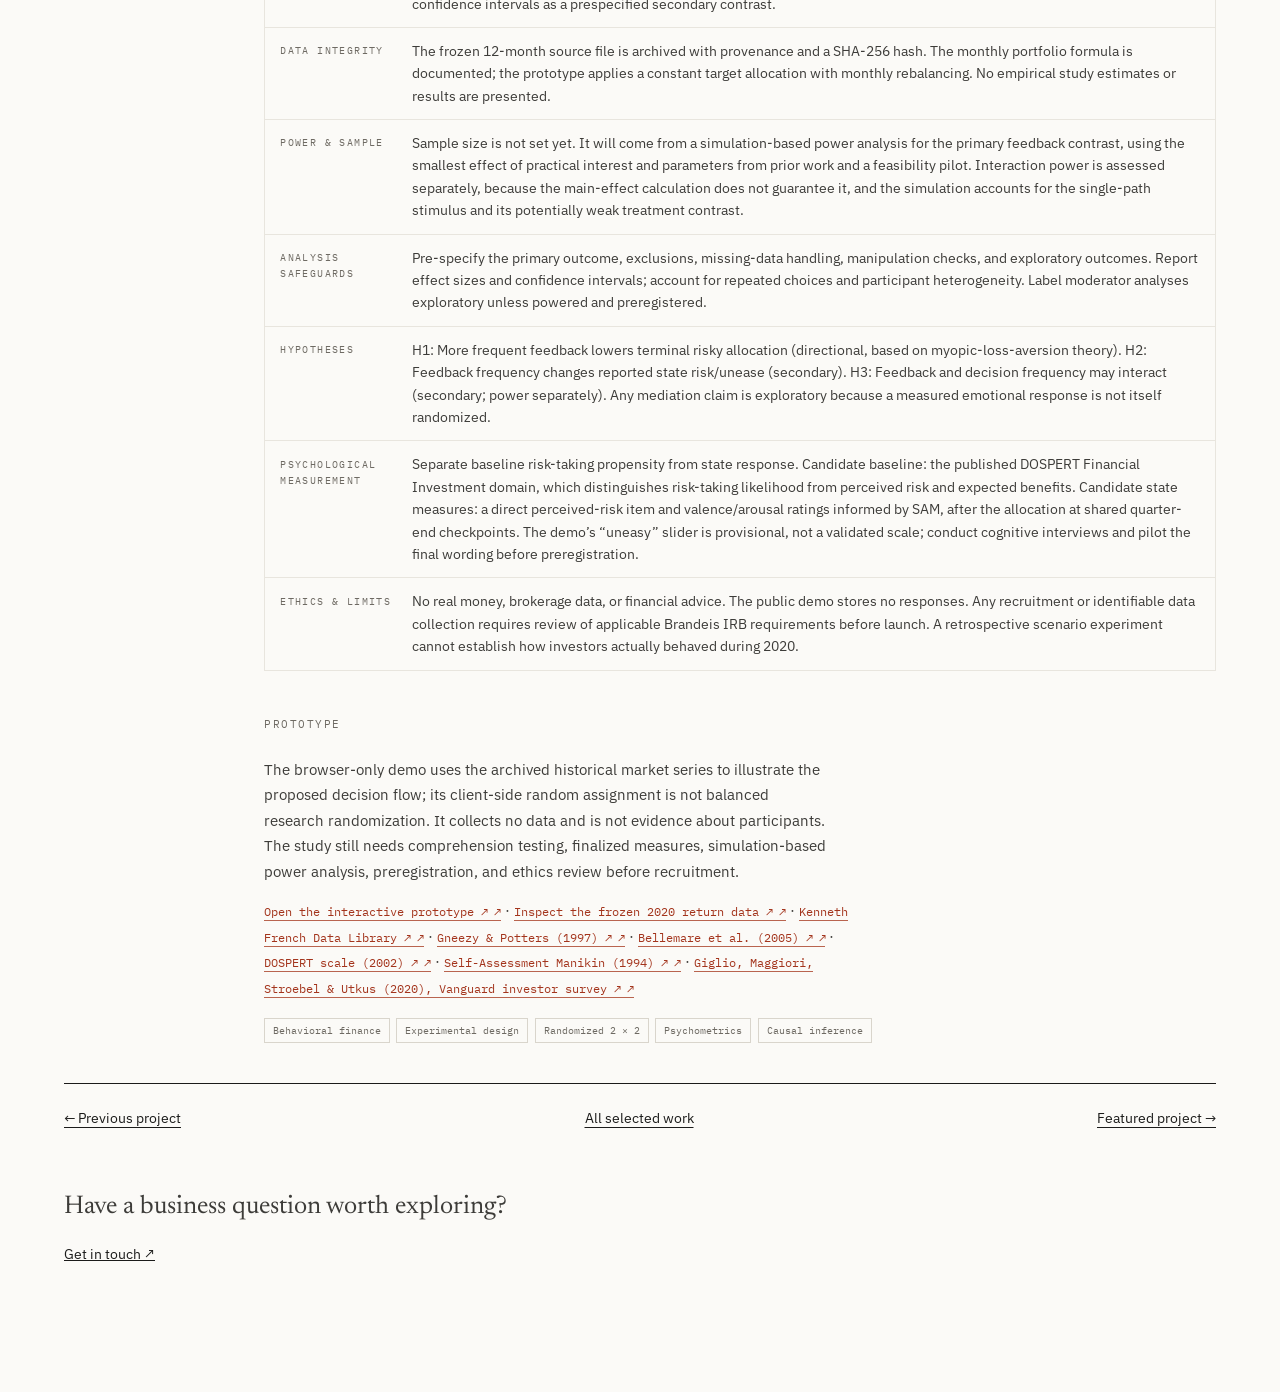
<file: cases/check-in-effect.html>
<!doctype html>
<html lang="en">
<head>
<meta charset="utf-8">
<!-- Google tag (gtag.js) -->
<script async src="https://www.googletagmanager.com/gtag/js?id=G-EKHHMFP4SE"></script>
<script>
  window.dataLayer = window.dataLayer || [];
  function gtag(){dataLayer.push(arguments);}
  gtag('js', new Date());

  gtag('config', 'G-EKHHMFP4SE');
</script>
<meta name="viewport" content="width=device-width, initial-scale=1">
<title>Behavioral Finance Lab · Study 01 — Ela Kumuk</title>
<meta name="description" content="A proposed behavioral-finance experiment protocol and interactive prototype on investment feedback frequency and portfolio decisions.">
<meta name="author" content="Ela Kumuk">
<link rel="canonical" href="https://elakumuk.github.io/cases/check-in-effect.html">
<link rel="icon" href="/assets/favicon.svg" type="image/svg+xml">
<link rel="preconnect" href="https://fonts.googleapis.com">
<link rel="preconnect" href="https://fonts.gstatic.com" crossorigin>
<link rel="stylesheet" href="https://fonts.googleapis.com/css2?family=IBM+Plex+Mono:wght@400;500&family=IBM+Plex+Sans:ital,wght@0,400;0,500;0,600;1,400&family=Newsreader:ital,opsz,wght@0,6..72,400;0,6..72,500;1,6..72,400;1,6..72,500&display=swap">
<link rel="stylesheet" href="/styles.css?v=248fb2e380863d8f">
<link rel="stylesheet" href="/design.css?v=8a5e0e1926fa14d7">
<style>.no-update{min-height:110px;display:grid;place-items:center;margin:15px 0;background:repeating-linear-gradient(135deg,#f7f9f6,#f7f9f6 9px,#f0f4ef 9px,#f0f4ef 18px);color:#677873;font:12px 'IBM Plex Mono',monospace}</style>
</head>
<body class="case-page"><div class="shell"><aside class="rail" aria-label="Site header">
<a class="brand" href="/" aria-label="Ela Kumuk, back to top"><img src="/assets/portrait.jpg" width="40" height="40" alt=""><span>Ela Kumuk<span class="brand__sub">Business &amp; Data Analyst</span></span></a>
<nav class="railnav" aria-label="Page sections"><a href="/#work">Work</a><a href="/#experience">Experience</a><a href="/#about">About</a><a href="/#contact">Contact</a></nav><a class="header-cv" href="/assets/Ela_Kumuk_Resume.pdf" target="_blank" rel="noopener">R&eacute;sum&eacute; <span aria-hidden="true">&nearr;</span></a>
</aside><main class="main">
<div class="case-breadcrumb"><a href="/#work">&larr; Selected work</a><span>Case 11 / 11</span></div>
<article class="cs" data-tracks="finance analytics ds">
<div class="cs__rail"><p class="cs__num" aria-hidden="true">11</p><p class="cs__tag">Behavioral Finance Lab · Study 01</p><p class="cs__org">Independent research<br>Experimental design</p><p class="cs__when">Proposed protocol</p><p class="cs__kind">Historical stress episode<br>2 &times; 2 randomized design</p></div>
<div class="cs__main">
<p class="cs__tag">Research question</p><h1 class="cs__q">Does seeing investment losses more often change what people feel—and what they do?</h1>
<h3 class="cs__title">A proposed experiment protocol separating feedback frequency from allocation flexibility.</h3>
<p class="cs__take">The Check-In Effect is Study 01 of the Behavioral Finance Lab. It uses the 2020 COVID-19 drawdown and recovery as a historical market stimulus. This is a proposed protocol and interface prototype—not a completed human-subject study, financial forecast, or investment recommendation. No participants or results.</p>
<div class="finding"><p class="finding__n">2 &times; 2</p><p class="finding__t">The proposed design varies how often participants see performance and how often they may change an allocation, separating feedback frequency from decision opportunity.</p></div>
<dl class="star">
<div><dt>Contribution vs. prior work</dt><dd>This is a conceptual replication and extension of Bellemare et al. (2005), who experimentally separated feedback frequency from choice flexibility. The proposed extension replaces lottery outcomes with a fixed historical market-return path, uses a continuous 0–100% risky allocation, targets adults with recent equity-investing experience, and adds repeated state-response measures. The causal separation itself is not claimed as novel.</dd></div>
<div><dt>Historical episode</dt><dd>January–December 2020 U.S. equity-market monthly returns, including the COVID shock and subsequent recovery. The archived stimulus is the 202608-vintage monthly Fama/French factor series from Kenneth French&rsquo;s Data Library. For risky weight <code>w</code>, monthly portfolio return is <code>RF + w × (Mkt-RF)</code>; the remaining weight earns the one-month Treasury bill rate. All arms receive the same underlying returns; this is an experimental stimulus, not a causal analysis of real 2020 investors.</dd></div>
<div><dt>Primary outcome</dt><dd>Terminal risky-asset allocation at the common 12-month endpoint. Everyone is observed at the same horizon, including participants who had fewer opportunities to revise their allocation. The pre-period starting allocation is elicited in every arm and may be used as a prespecified baseline covariate. Common quarter-end allocations and repeated state ratings are secondary outcomes.</dd></div>
<div><dt>Psychological outcomes</dt><dd>Perceived-risk and unease ratings at shared quarter-end checkpoints, after the allocation decision, so every condition receives the same measurement prompts at the same points. Because ratings follow the choice, post-choice justification may influence them; this is a design tradeoff, not a clean measure of pre-decision emotion. Pre-task investment experience and self-reported risk attitude are separate baseline context, not one blended “investor psychology score.”</dd></div>
</dl>
<div class="cs__more"><div class="cs__more-in">
<dl class="facts">
<div><dt>Factor A · feedback</dt><dd>Frequent (monthly) versus infrequent (quarterly) performance reports.</dd></div>
<div><dt>Factor B · decision opportunity</dt><dd>Frequent (monthly) versus infrequent (quarterly) ability to revise allocation. Proposed 2 &times; 2 between-subject random assignment; exact timing and comprehension checks to be finalized in pilot.</dd></div>
<div><dt>Primary estimand</dt><dd>Intention-to-treat marginal effect of frequent versus infrequent feedback on terminal allocation, averaged across randomized decision-frequency arms. Estimate the 2 &times; 2 factorial model; report the feedback-by-decision interaction and confidence intervals as a prespecified secondary contrast.</dd></div>
<div><dt>Data integrity</dt><dd>The frozen 12-month source file is archived with provenance and a SHA-256 hash. The monthly portfolio formula is documented; the prototype applies a constant target allocation with monthly rebalancing. No empirical study estimates or results are presented.</dd></div>
<div><dt>Power &amp; sample</dt><dd>Sample size is not set yet. It will come from a simulation-based power analysis for the primary feedback contrast, using the smallest effect of practical interest and parameters from prior work and a feasibility pilot. Interaction power is assessed separately, because the main-effect calculation does not guarantee it, and the simulation accounts for the single-path stimulus and its potentially weak treatment contrast.</dd></div>
<div><dt>Analysis safeguards</dt><dd>Pre-specify the primary outcome, exclusions, missing-data handling, manipulation checks, and exploratory outcomes. Report effect sizes and confidence intervals; account for repeated choices and participant heterogeneity. Label moderator analyses exploratory unless powered and preregistered.</dd></div>
<div><dt>Hypotheses</dt><dd>H1: More frequent feedback lowers terminal risky allocation (directional, based on myopic-loss-aversion theory). H2: Feedback frequency changes reported state risk/unease (secondary). H3: Feedback and decision frequency may interact (secondary; power separately). Any mediation claim is exploratory because a measured emotional response is not itself randomized.</dd></div>
<div><dt>Psychological measurement</dt><dd>Separate baseline risk-taking propensity from state response. Candidate baseline: the published DOSPERT Financial Investment domain, which distinguishes risk-taking likelihood from perceived risk and expected benefits. Candidate state measures: a direct perceived-risk item and valence/arousal ratings informed by SAM, after the allocation at shared quarter-end checkpoints. The demo&rsquo;s “uneasy” slider is provisional, not a validated scale; conduct cognitive interviews and pilot the final wording before preregistration.</dd></div>
<div><dt>Ethics &amp; limits</dt><dd>No real money, brokerage data, or financial advice. The public demo stores no responses. Any recruitment or identifiable data collection requires review of applicable Brandeis IRB requirements before launch. A retrospective scenario experiment cannot establish how investors actually behaved during 2020.</dd></div>
</dl>
<h2 class="sub-head">Prototype</h2>
<p class="cs__desc">The browser-only demo uses the archived historical market series to illustrate the proposed decision flow; its client-side random assignment is not balanced research randomization. It collects no data and is not evidence about participants. The study still needs comprehension testing, finalized measures, simulation-based power analysis, preregistration, and ethics review before recruitment.</p>
<p class="cs__take"><a class="link" href="/labs/check-in-effect/">Open the interactive prototype &nearr;</a> &middot; <a class="link" href="/labs/check-in-effect/market-returns-2020.json">Inspect the frozen 2020 return data &nearr;</a> &middot; <a class="link" href="https://mba.tuck.dartmouth.edu/pages/faculty/ken.french/data_library.html" target="_blank" rel="noopener">Kenneth French Data Library &nearr;</a> &middot; <a class="link" href="https://academic.oup.com/qje/article-abstract/112/2/631/1870944" target="_blank" rel="noopener">Gneezy &amp; Potters (1997) &nearr;</a> &middot; <a class="link" href="https://www.sciencedirect.com/science/article/pii/S0165176505000558" target="_blank" rel="noopener">Bellemare et al. (2005) &nearr;</a> &middot; <a class="link" href="https://onlinelibrary.wiley.com/doi/10.1002/bdm.414" target="_blank" rel="noopener">DOSPERT scale (2002) &nearr;</a> &middot; <a class="link" href="https://doi.org/10.1016/0005-7916(94)90063-9" target="_blank" rel="noopener">Self-Assessment Manikin (1994) &nearr;</a> &middot; <a class="link" href="https://www.nber.org/papers/w27272" target="_blank" rel="noopener">Giglio, Maggiori, Stroebel &amp; Utkus (2020), Vanguard investor survey &nearr;</a></p>
<div class="chips"><span class="chip">Behavioral finance</span><span class="chip">Experimental design</span><span class="chip">Randomized 2 &times; 2</span><span class="chip">Psychometrics</span><span class="chip">Causal inference</span></div>
</div></div></div>
</article>
<nav class="case-pagination" aria-label="Other projects"><a href="jobhunter.html">&larr; Previous project</a><a href="/#work">All selected work</a><a href="state-street.html">Featured project &rarr;</a></nav><footer class="case-footer"><p>Have a business question worth exploring?</p><a href="mailto:elakumuk@brandeis.edu">Get in touch &nearr;</a></footer></main></div>
</body></html>
</file>
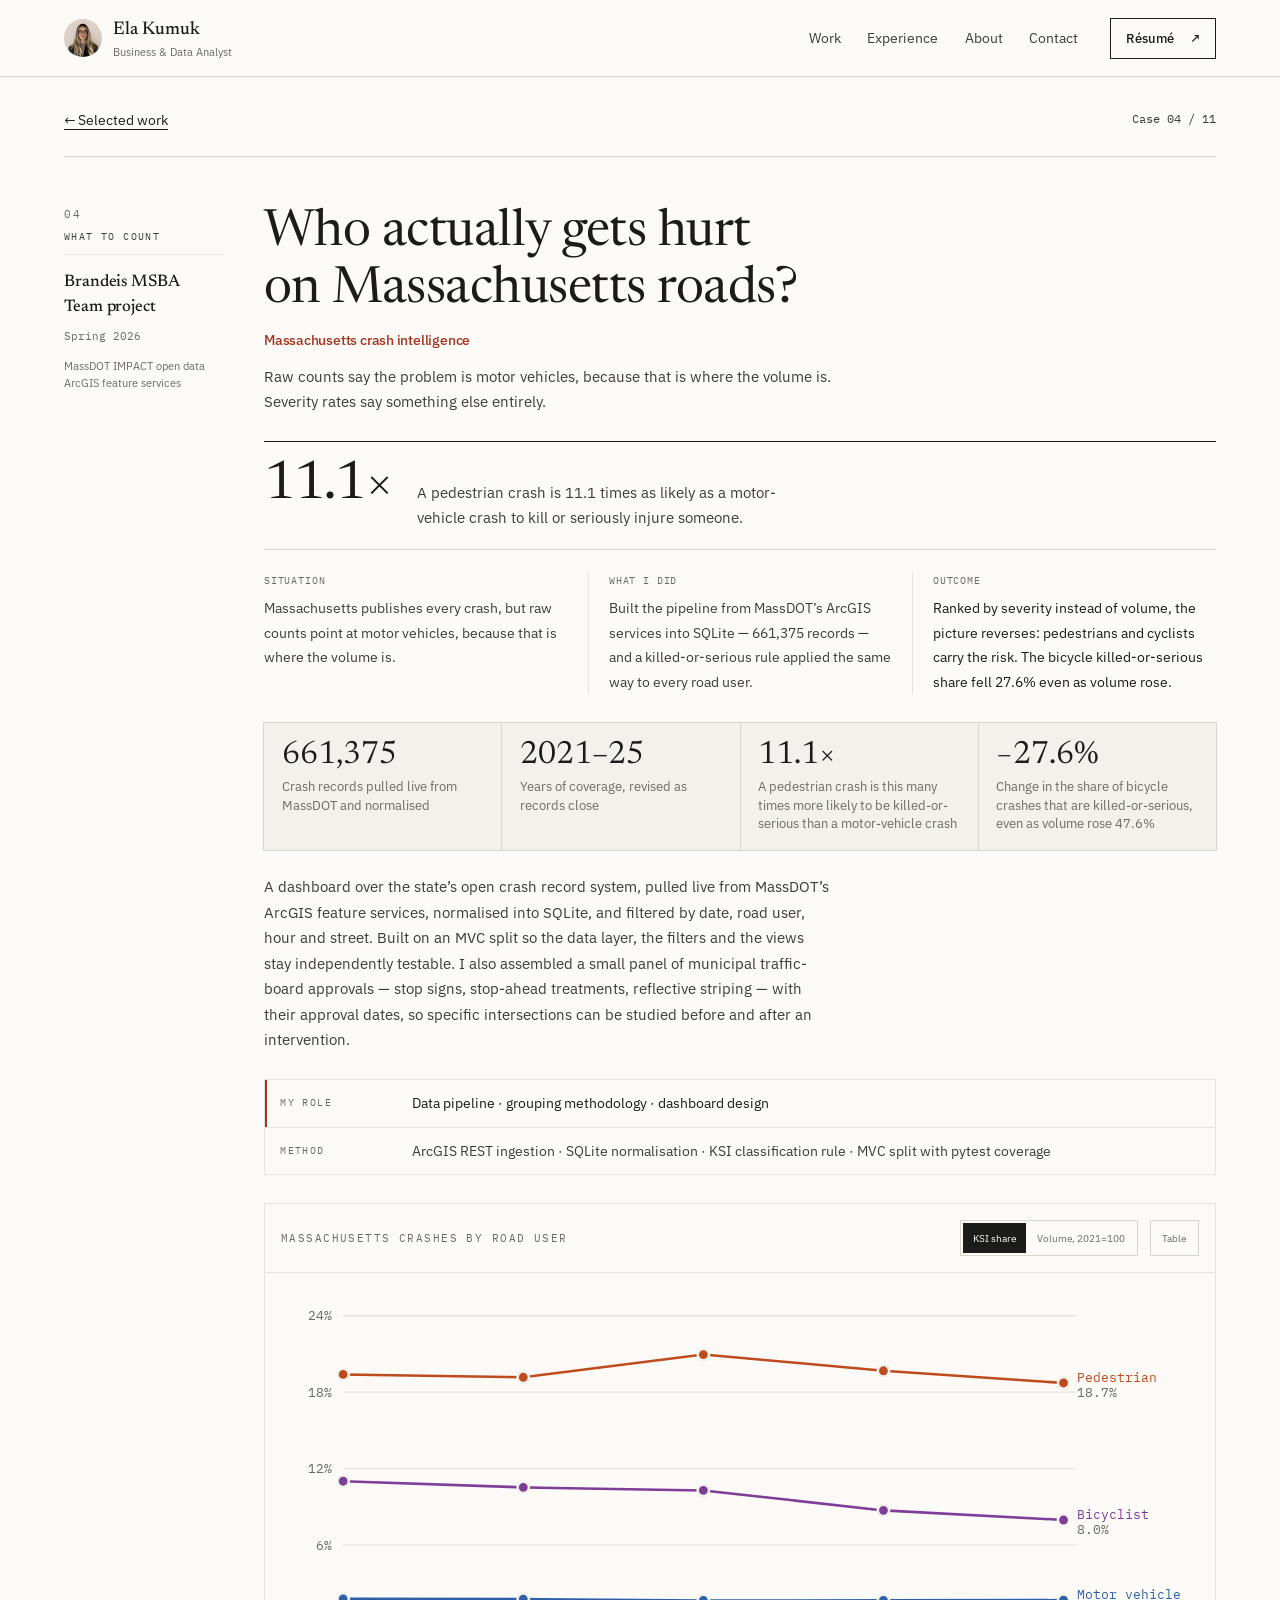
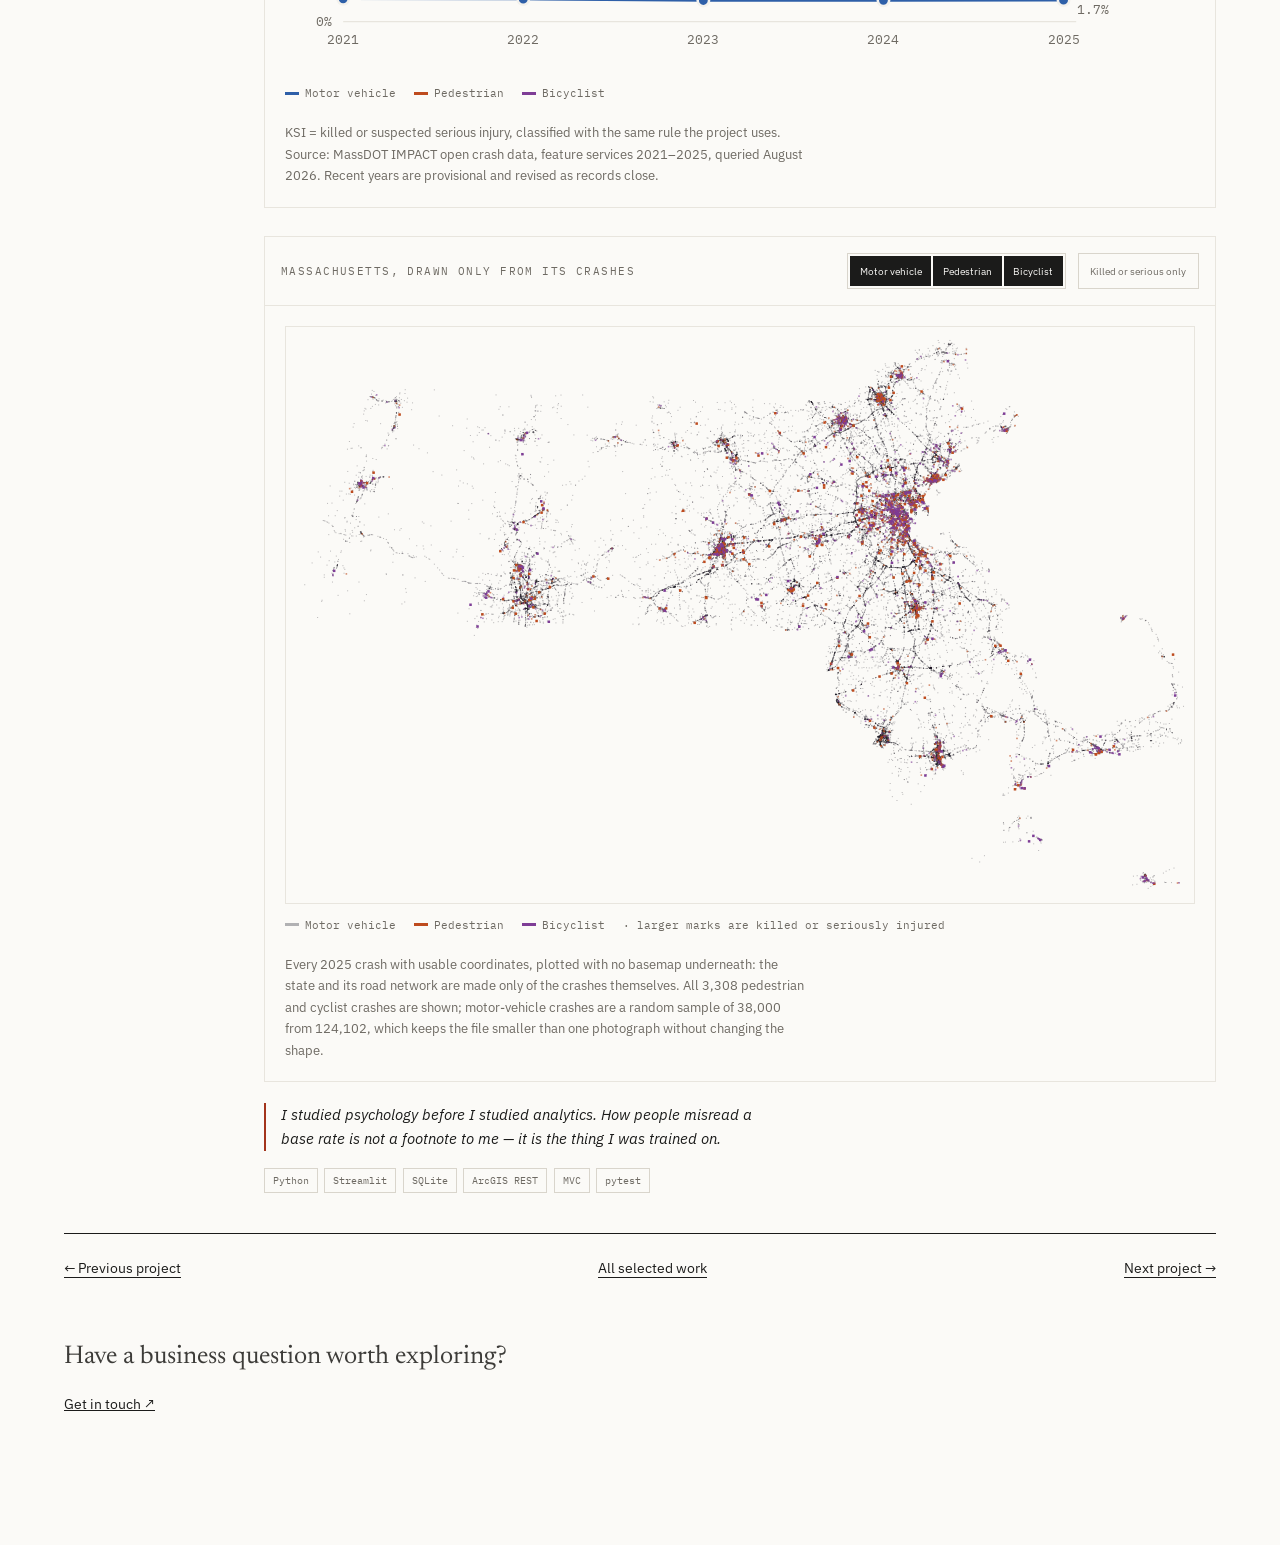
<file: cases/crash-intelligence.html>
<!doctype html>
<html lang="en">
<head>
<meta charset="utf-8">
<!-- Google tag (gtag.js) -->
<script async src="https://www.googletagmanager.com/gtag/js?id=G-EKHHMFP4SE"></script>
<script>
  window.dataLayer = window.dataLayer || [];
  function gtag(){dataLayer.push(arguments);}
  gtag('js', new Date());

  gtag('config', 'G-EKHHMFP4SE');
</script>
<meta name="viewport" content="width=device-width, initial-scale=1">
<title>Massachusetts crash intelligence — Ela Kumuk</title>
<meta name="description" content="Massachusetts crash intelligence. A project by Ela Kumuk, Business &amp; Data Analyst.">
<meta name="author" content="Ela Kumuk">
<link rel="canonical" href="https://elakumuk.github.io/cases/crash-intelligence.html">

<meta property="og:type" content="website">
<meta property="og:title" content="Massachusetts crash intelligence — Ela Kumuk">
<meta property="og:description" content="Business &amp; Data Analyst. Models and analyses for finance, consulting and data teams — tested before anyone acts on them. Available January 2027.">
<meta property="og:url" content="https://elakumuk.github.io/cases/crash-intelligence.html">
<meta property="og:image" content="https://elakumuk.github.io/assets/og.png">
<meta property="og:image:width" content="1200">
<meta property="og:image:height" content="630">
<meta name="twitter:card" content="summary_large_image">
<meta name="twitter:title" content="Massachusetts crash intelligence — Ela Kumuk">
<meta name="twitter:description" content="Business &amp; Data Analyst. M.S. Business Analytics, Brandeis. Available January 2027.">
<meta name="twitter:image" content="https://elakumuk.github.io/assets/og.png">

<link rel="icon" href="/assets/favicon.svg" type="image/svg+xml">
<link rel="preconnect" href="https://fonts.googleapis.com">
<link rel="preconnect" href="https://fonts.gstatic.com" crossorigin>
<link rel="stylesheet" href="https://fonts.googleapis.com/css2?family=IBM+Plex+Mono:wght@400;500&family=IBM+Plex+Sans:ital,wght@0,400;0,500;0,600;1,400&family=Newsreader:ital,opsz,wght@0,6..72,400;0,6..72,500;1,6..72,400;1,6..72,500&display=swap">
<link rel="stylesheet" href="/styles.css?v=248fb2e380863d8f">
<link rel="stylesheet" href="/design.css?v=8a5e0e1926fa14d7">
</head>
<body class="case-page"><div class="shell">  <aside class="rail" aria-label="Site header">
    <a class="brand" href="/" aria-label="Ela Kumuk, back to top">
      <img src="/assets/portrait.jpg" width="40" height="40" alt="">
      <span>Ela Kumuk<span class="brand__sub">Business &amp; Data Analyst</span></span>
    </a>
    <nav class="railnav" id="railnav" aria-label="Page sections">
      <a href="/#work">Work</a><a href="/#experience">Experience</a><a href="/#about">About</a><a href="/#contact">Contact</a>
    </nav>
    <a class="header-cv" href="/assets/Ela_Kumuk_Resume.pdf" target="_blank" rel="noopener">R&eacute;sum&eacute; <span aria-hidden="true">&nearr;</span></a>
  </aside>

<main class="main"><div class="case-breadcrumb"><a href="/#work">&larr; Selected work</a><span>Case 04 / 11</span></div><article class="cs" id="w-crash-dashboard" data-tracks="analytics consulting ds"
               data-short="Massachusetts crash intelligence">
        <div class="cs__rail">
          <p class="cs__num" aria-hidden="true">04</p>
          <p class="cs__tag">What to count</p>
          <p class="cs__org">Brandeis MSBA<br>Team project</p>
          <p class="cs__when">Spring 2026</p>
          <p class="cs__kind">MassDOT IMPACT open data<br>ArcGIS feature services</p>
        </div>
        <div class="cs__main">
          <h1 class="cs__q">Who actually gets hurt on Massachusetts roads?</h1>
          <h3 class="cs__title">Massachusetts crash intelligence</h3>
          <p class="cs__take">Raw counts say the problem is motor vehicles, because that is where
            the volume is. Severity rates say something else entirely.</p>

          <div class="finding">
            <p class="finding__n">11.1&times;</p>
            <p class="finding__t">A pedestrian crash is 11.1 times as likely as a motor-vehicle crash to kill or seriously injure someone.</p>
          </div>
          <dl class="star">
            <div><dt>Situation</dt><dd>Massachusetts publishes every crash, but raw counts point at motor vehicles, because that is where the volume is.</dd></div>
            <div><dt>What I did</dt><dd>Built the pipeline from MassDOT&rsquo;s ArcGIS services into SQLite &mdash; 661,375 records &mdash; and a killed-or-serious rule applied the same way to every road user.</dd></div>
            <div><dt>Outcome</dt><dd>Ranked by severity instead of volume, the picture reverses: pedestrians and cyclists carry the risk. The bicycle killed-or-serious share fell 27.6% even as volume rose.</dd></div>
          </dl>
          
          <div class="cs__more" id="more-w-crash-dashboard"><div class="cs__more-in">
          <div class="tiles" id="tiles">
            <!-- These are the values. Nothing animates them and nothing replaces them,
                 so the page cannot publish a number that is not the result. -->
            <div class="tile"><span class="n">661,375</span>
              <span class="l">Crash records pulled live from MassDOT and normalised</span></div>
            <div class="tile"><span class="n">2021&ndash;25</span>
              <span class="l">Years of coverage, revised as records close</span></div>
            <div class="tile"><span class="n">11.1&times;</span>
              <span class="l">A pedestrian crash is this many times more likely to be killed-or-serious than a motor-vehicle crash</span></div>
            <div class="tile"><span class="n">&minus;27.6%</span>
              <span class="l">Change in the share of bicycle crashes that are killed-or-serious, even as volume rose 47.6%</span></div>
          </div>

          <p class="cs__desc">A dashboard over the state&rsquo;s open crash record system, pulled
            live from MassDOT&rsquo;s ArcGIS feature services, normalised into SQLite, and filtered
            by date, road user, hour and street. Built on an MVC split so the data layer, the
            filters and the views stay independently testable. I also assembled a small panel of
            municipal traffic-board approvals &mdash; stop signs, stop-ahead treatments, reflective
            striping &mdash; with their approval dates, so specific intersections can be studied
            before and after an intervention.</p>

          <dl class="facts">
            <div><dt>My role</dt>
              <dd>Data pipeline &middot; grouping methodology &middot; dashboard design</dd></div>
            <div><dt>Method</dt>
              <dd>ArcGIS REST ingestion &middot; SQLite normalisation &middot; KSI classification rule
                  &middot; MVC split with pytest coverage</dd></div>
          </dl>

          <figure class="fig">
            <div class="fig__bar">
              <span class="eyebrow">Massachusetts crashes by road user</span>
              <div class="seg" role="group" aria-label="Chart measure">
                <button id="m-rate" aria-pressed="true">KSI share</button>
                <button id="m-idx" aria-pressed="false">Volume, 2021=100</button>
              </div>
              <div class="seg" role="group" aria-label="Chart display">
                <button id="m-tbl" aria-pressed="false">Table</button>
              </div>
            </div>
            <div class="fig__body">
              <div class="chartwrap" id="chartwrap">
                <svg id="chart" viewBox="0 0 720 300" role="img"
                     aria-label="Line chart of Massachusetts crash outcomes by road user, 2021 to 2025"></svg>
                <div class="tip" id="tip" role="status" aria-live="polite"></div>
              </div>
              <div class="legend" id="legend"></div>
              <div id="tablewrap" hidden></div>
            </div>
            <figcaption class="fig__cap">
              KSI = killed or suspected serious injury, classified with the same rule the project
              uses. Source: MassDOT IMPACT open crash data, feature services 2021&ndash;2025, queried
              August 2026. Recent years are provisional and revised as records close.
            </figcaption>
          </figure>

          <figure class="fig">
            <div class="fig__bar">
              <span class="eyebrow">Massachusetts, drawn only from its crashes</span>
              <div class="seg" role="group" aria-label="Road users shown">
                <button id="mp-mv"   aria-pressed="true">Motor vehicle</button>
                <button id="mp-ped"  aria-pressed="true">Pedestrian</button>
                <button id="mp-bike" aria-pressed="true">Bicyclist</button>
              </div>
              <div class="seg" role="group" aria-label="Severity filter">
                <button id="mp-ksi" aria-pressed="false">Killed or serious only</button>
              </div>
            </div>
            <div class="fig__body">
              <div class="mapwrap" id="mapwrap">
                <canvas id="crashmap" role="img"
                  aria-label="A map of Massachusetts formed entirely from the locations of 2025 crashes. No basemap is drawn — the road network appears out of the crash points themselves. Pedestrian and cyclist crashes concentrate in Boston, Cambridge, Worcester and Springfield."></canvas>
                <p class="maphint" id="maphint">loading 41,308 crash locations&hellip;</p>
              </div>
              <div class="legend" id="maplegend"></div>
            </div>
            <figcaption class="fig__cap">
              Every 2025 crash with usable coordinates, plotted with no basemap underneath: the
              state and its road network are made only of the crashes themselves. All 3,308
              pedestrian and cyclist crashes are shown; motor-vehicle crashes are a random sample
              of 38,000 from 124,102, which keeps the file smaller than one photograph without
              changing the shape.
            </figcaption>
          </figure>

          <p class="brought">I studied psychology before I studied analytics. How people misread a
            base rate is not a footnote to me &mdash; it is the thing I was trained on.</p>
          <div class="chips">
            <span class="chip">Python</span><span class="chip">Streamlit</span>
            <span class="chip">SQLite</span><span class="chip">ArcGIS REST</span>
            <span class="chip">MVC</span><span class="chip">pytest</span>
          </div>
          </div></div>
        </div>
      </article><nav class="case-pagination" aria-label="Other projects"><a href="backtest-breaker.html">&larr; Previous project</a><a href="/#work">All selected work</a><a href="marketing-analysis.html">Next project &rarr;</a></nav><footer class="case-footer"><p>Have a business question worth exploring?</p><a href="mailto:elakumuk@brandeis.edu">Get in touch &nearr;</a></footer></main></div><script src="/app.js?v=63c3d151e528e079" defer></script></body></html>
</file>
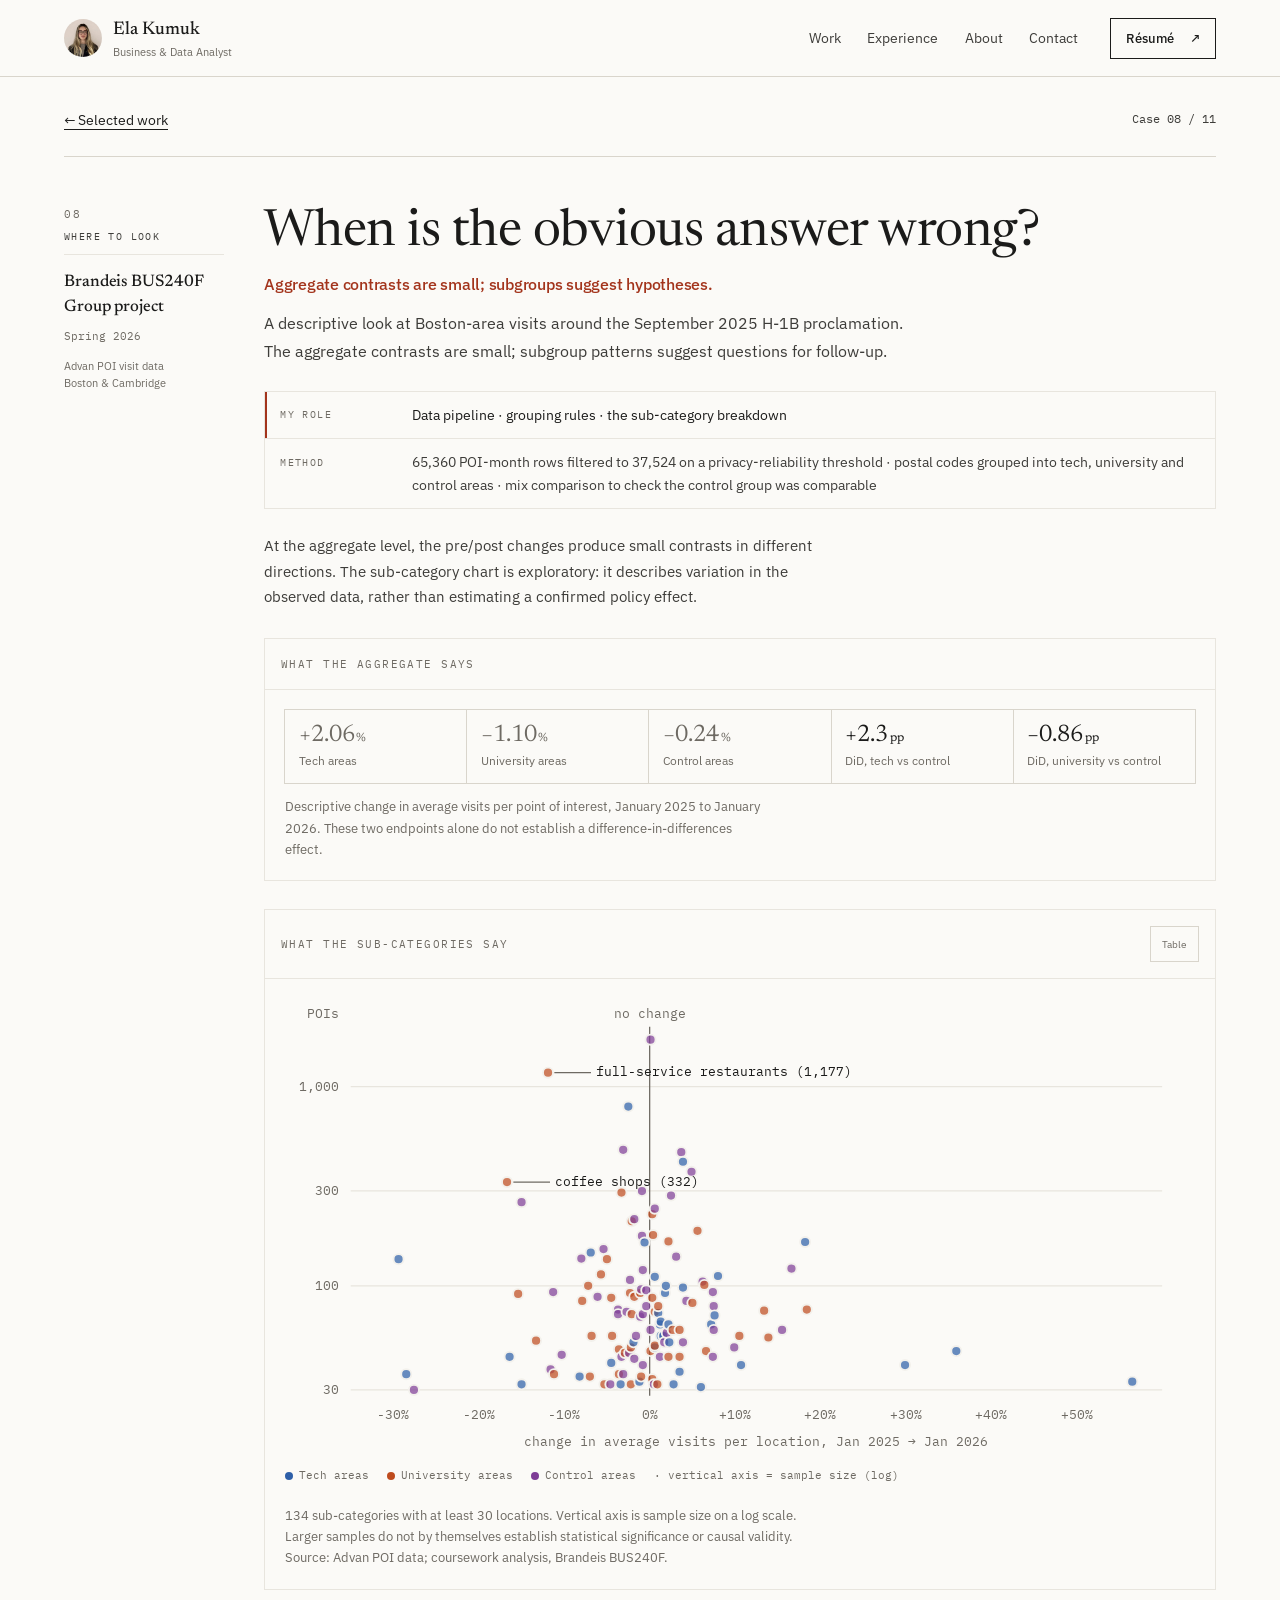
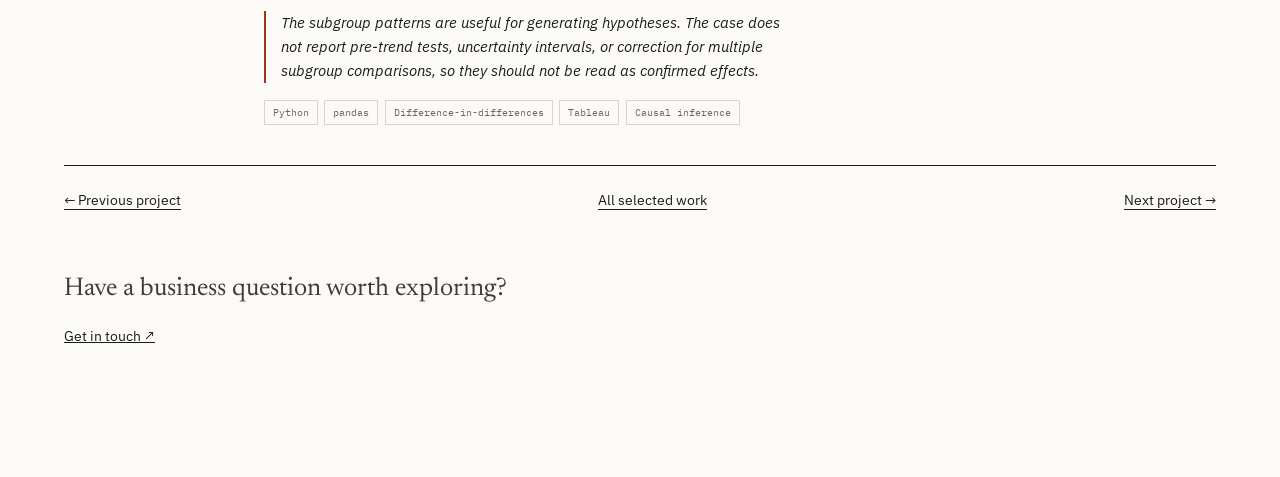
<file: cases/foot-traffic.html>
<!doctype html>
<html lang="en">
<head>
<meta charset="utf-8">
<!-- Google tag (gtag.js) -->
<script async src="https://www.googletagmanager.com/gtag/js?id=G-EKHHMFP4SE"></script>
<script>
  window.dataLayer = window.dataLayer || [];
  function gtag(){dataLayer.push(arguments);}
  gtag('js', new Date());

  gtag('config', 'G-EKHHMFP4SE');
</script>
<meta name="viewport" content="width=device-width, initial-scale=1">
<title>Boston foot traffic — Ela Kumuk</title>
<meta name="description" content="Boston foot traffic. A project by Ela Kumuk, Business &amp; Data Analyst.">
<meta name="author" content="Ela Kumuk">
<link rel="canonical" href="https://elakumuk.github.io/cases/foot-traffic.html">

<meta property="og:type" content="website">
<meta property="og:title" content="Boston foot traffic — Ela Kumuk">
<meta property="og:description" content="Business &amp; Data Analyst. Models and analyses for finance, consulting and data teams — tested before anyone acts on them. Available January 2027.">
<meta property="og:url" content="https://elakumuk.github.io/cases/foot-traffic.html">
<meta property="og:image" content="https://elakumuk.github.io/assets/og.png">
<meta property="og:image:width" content="1200">
<meta property="og:image:height" content="630">
<meta name="twitter:card" content="summary_large_image">
<meta name="twitter:title" content="Boston foot traffic — Ela Kumuk">
<meta name="twitter:description" content="Business &amp; Data Analyst. M.S. Business Analytics, Brandeis. Available January 2027.">
<meta name="twitter:image" content="https://elakumuk.github.io/assets/og.png">

<link rel="icon" href="/assets/favicon.svg" type="image/svg+xml">
<link rel="preconnect" href="https://fonts.googleapis.com">
<link rel="preconnect" href="https://fonts.gstatic.com" crossorigin>
<link rel="stylesheet" href="https://fonts.googleapis.com/css2?family=IBM+Plex+Mono:wght@400;500&family=IBM+Plex+Sans:ital,wght@0,400;0,500;0,600;1,400&family=Newsreader:ital,opsz,wght@0,6..72,400;0,6..72,500;1,6..72,400;1,6..72,500&display=swap">
<link rel="stylesheet" href="/styles.css?v=248fb2e380863d8f">
<link rel="stylesheet" href="/design.css?v=8a5e0e1926fa14d7">
</head>
<body class="case-page"><div class="shell">  <aside class="rail" aria-label="Site header">
    <a class="brand" href="/" aria-label="Ela Kumuk, back to top">
      <img src="/assets/portrait.jpg" width="40" height="40" alt="">
      <span>Ela Kumuk<span class="brand__sub">Business &amp; Data Analyst</span></span>
    </a>
    <nav class="railnav" id="railnav" aria-label="Page sections">
      <a href="/#work">Work</a><a href="/#experience">Experience</a><a href="/#about">About</a><a href="/#contact">Contact</a>
    </nav>
    <a class="header-cv" href="/assets/Ela_Kumuk_Resume.pdf" target="_blank" rel="noopener">R&eacute;sum&eacute; <span aria-hidden="true">&nearr;</span></a>
  </aside>

<main class="main"><div class="case-breadcrumb"><a href="/#work">&larr; Selected work</a><span>Case 08 / 11</span></div><article class="cs cs--sm" id="w-foot-traffic" data-tracks="analytics consulting ds"
               data-short="Boston foot traffic, DiD">
        <div class="cs__rail">
          <p class="cs__num" aria-hidden="true">08</p>
          <p class="cs__tag">Where to look</p>
          <p class="cs__org">Brandeis BUS240F<br>Group project</p>
          <p class="cs__when">Spring 2026</p>
          <p class="cs__kind">Advan POI visit data<br>Boston &amp; Cambridge</p>
        </div>
        <div class="cs__main">
          <h1 class="cs__q">When is the obvious answer wrong?</h1>
          <h3 class="cs__title">Aggregate contrasts are small; subgroups suggest hypotheses.</h3>
          <p class="cs__take">A descriptive look at Boston-area visits around the September 2025 H-1B
            proclamation. The aggregate contrasts are small; subgroup patterns suggest questions for follow-up.</p>

          <dl class="facts">
            <div><dt>My role</dt>
              <dd>Data pipeline &middot; grouping rules &middot; the sub-category breakdown</dd></div>
            <div><dt>Method</dt>
              <dd>65,360 POI-month rows filtered to 37,524 on a privacy-reliability threshold
                  &middot; postal codes grouped into tech, university and control areas &middot; mix
                  comparison to check the control group was comparable</dd></div>
          </dl>

          <p class="cs__desc">At the aggregate level, the pre/post changes produce small contrasts in different
            directions. The sub-category chart is exploratory: it describes variation in the observed
            data, rather than estimating a confirmed policy effect.</p>

          <figure class="fig">
            <div class="fig__bar"><span class="eyebrow">What the aggregate says</span></div>
            <div class="fig__body">
              <div class="didrow">
                <div class="did"><span class="n">+2.06<i>%</i></span><span class="l">Tech areas</span></div>
                <div class="did"><span class="n">&minus;1.10<i>%</i></span><span class="l">University areas</span></div>
                <div class="did"><span class="n">&minus;0.24<i>%</i></span><span class="l">Control areas</span></div>
                <div class="did em"><span class="n">+2.3<i>pp</i></span><span class="l">DiD, tech vs control</span></div>
                <div class="did em"><span class="n">&minus;0.86<i>pp</i></span><span class="l">DiD, university vs control</span></div>
              </div>
              <p class="didnote">Descriptive change in average visits per point of interest, January 2025 to
                January 2026. These two endpoints alone do not establish a difference-in-differences effect.</p>
            </div>
          </figure>

          <figure class="fig">
            <div class="fig__bar">
              <span class="eyebrow">What the sub-categories say</span>
              <div class="seg" role="group" aria-label="Chart display">
                <button id="s-tbl" aria-pressed="false">Table</button>
              </div>
            </div>
            <div class="fig__body">
              <div class="chartwrap" id="scatterwrap">
                <svg id="scatter" viewBox="0 0 720 360" role="img"
                     aria-label="Scatter plot. Each point is a business sub-category, positioned by its percentage change in visits and by how many locations are in the sample. The largest samples showing declines are coffee shops and full-service restaurants in university areas."></svg>
                <div class="tip" id="tip2" role="status" aria-live="polite"></div>
              </div>
              <div class="legend" id="legend2"></div>
              <div id="stablewrap" hidden></div>
            </div>
            <figcaption class="fig__cap">
              134 sub-categories with at least 30 locations. Vertical axis is sample size on a log
              scale. Larger samples do not by themselves establish statistical significance or causal validity. Source: Advan POI data;
              coursework analysis, Brandeis BUS240F.
            </figcaption>
          </figure>

          <p class="brought">The subgroup patterns are useful for generating hypotheses. The case does not report
            pre-trend tests, uncertainty intervals, or correction for multiple subgroup comparisons, so they should not be read as confirmed effects.</p>
          <div class="chips">
            <span class="chip">Python</span><span class="chip">pandas</span>
            <span class="chip">Difference-in-differences</span><span class="chip">Tableau</span>
            <span class="chip">Causal inference</span>
          </div>
        </div>
      </article><nav class="case-pagination" aria-label="Other projects"><a href="ovrule.html">&larr; Previous project</a><a href="/#work">All selected work</a><a href="olist.html">Next project &rarr;</a></nav><footer class="case-footer"><p>Have a business question worth exploring?</p><a href="mailto:elakumuk@brandeis.edu">Get in touch &nearr;</a></footer></main></div><script src="/app.js?v=63c3d151e528e079" defer></script></body></html>
</file>
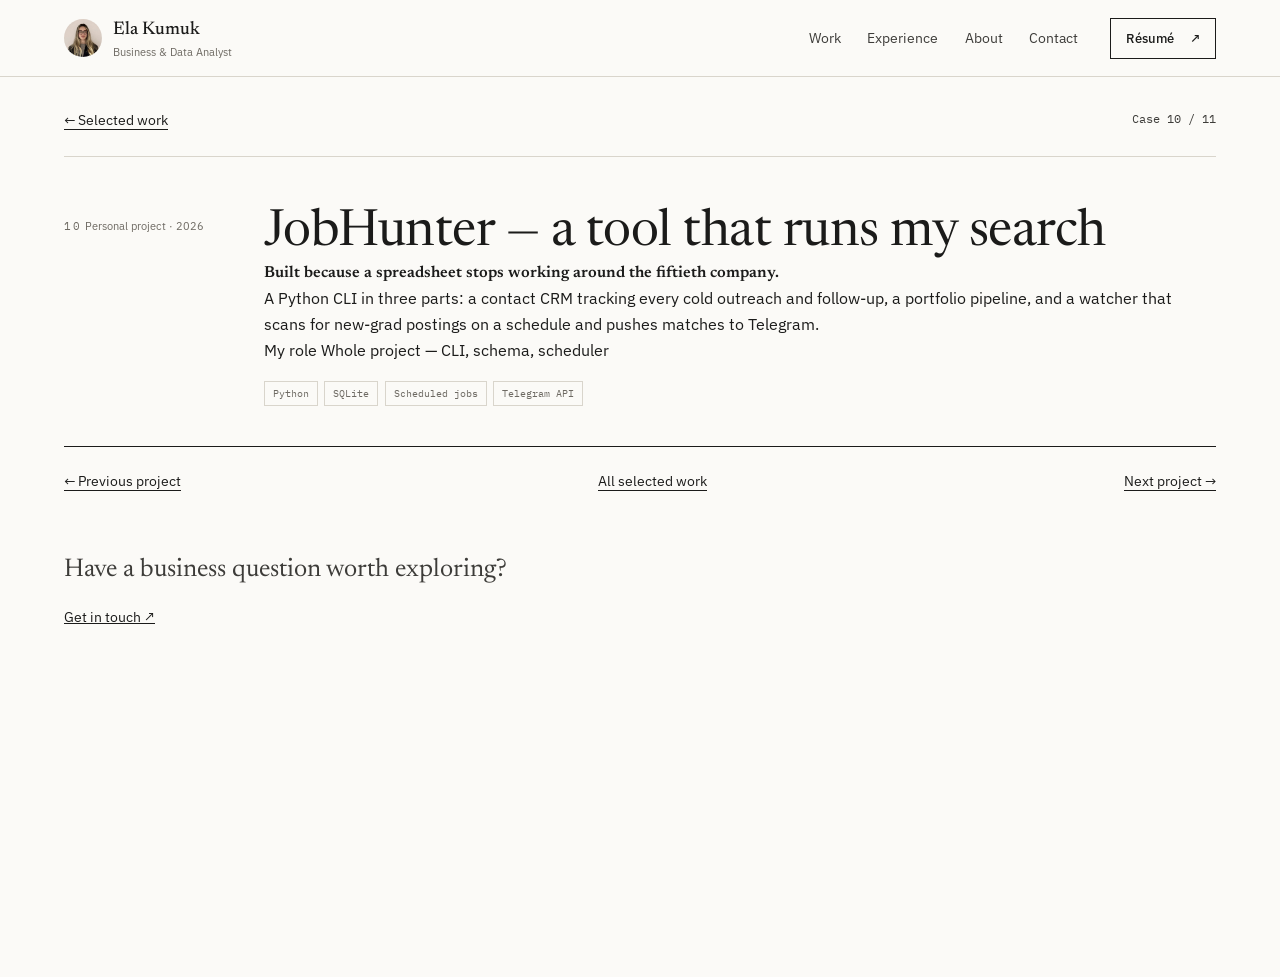
<file: cases/jobhunter.html>
<!doctype html>
<html lang="en">
<head>
<meta charset="utf-8">
<!-- Google tag (gtag.js) -->
<script async src="https://www.googletagmanager.com/gtag/js?id=G-EKHHMFP4SE"></script>
<script>
  window.dataLayer = window.dataLayer || [];
  function gtag(){dataLayer.push(arguments);}
  gtag('js', new Date());

  gtag('config', 'G-EKHHMFP4SE');
</script>
<meta name="viewport" content="width=device-width, initial-scale=1">
<title>JobHunter: a systematic search — Ela Kumuk</title>
<meta name="description" content="JobHunter: a systematic search. A project by Ela Kumuk, Business &amp; Data Analyst.">
<meta name="author" content="Ela Kumuk">
<link rel="canonical" href="https://elakumuk.github.io/cases/jobhunter.html">

<meta property="og:type" content="website">
<meta property="og:title" content="JobHunter: a systematic search — Ela Kumuk">
<meta property="og:description" content="Business &amp; Data Analyst. Models and analyses for finance, consulting and data teams — tested before anyone acts on them. Available January 2027.">
<meta property="og:url" content="https://elakumuk.github.io/cases/jobhunter.html">
<meta property="og:image" content="https://elakumuk.github.io/assets/og.png">
<meta property="og:image:width" content="1200">
<meta property="og:image:height" content="630">
<meta name="twitter:card" content="summary_large_image">
<meta name="twitter:title" content="JobHunter: a systematic search — Ela Kumuk">
<meta name="twitter:description" content="Business &amp; Data Analyst. M.S. Business Analytics, Brandeis. Available January 2027.">
<meta name="twitter:image" content="https://elakumuk.github.io/assets/og.png">

<link rel="icon" href="/assets/favicon.svg" type="image/svg+xml">
<link rel="preconnect" href="https://fonts.googleapis.com">
<link rel="preconnect" href="https://fonts.gstatic.com" crossorigin>
<link rel="stylesheet" href="https://fonts.googleapis.com/css2?family=IBM+Plex+Mono:wght@400;500&family=IBM+Plex+Sans:ital,wght@0,400;0,500;0,600;1,400&family=Newsreader:ital,opsz,wght@0,6..72,400;0,6..72,500;1,6..72,400;1,6..72,500&display=swap">
<link rel="stylesheet" href="/styles.css?v=248fb2e380863d8f">
<link rel="stylesheet" href="/design.css?v=8a5e0e1926fa14d7">
</head>
<body class="case-page"><div class="shell">  <aside class="rail" aria-label="Site header">
    <a class="brand" href="/" aria-label="Ela Kumuk, back to top">
      <img src="/assets/portrait.jpg" width="40" height="40" alt="">
      <span>Ela Kumuk<span class="brand__sub">Business &amp; Data Analyst</span></span>
    </a>
    <nav class="railnav" id="railnav" aria-label="Page sections">
      <a href="/#work">Work</a><a href="/#experience">Experience</a><a href="/#about">About</a><a href="/#contact">Contact</a>
    </nav>
    <a class="header-cv" href="/assets/Ela_Kumuk_Resume.pdf" target="_blank" rel="noopener">R&eacute;sum&eacute; <span aria-hidden="true">&nearr;</span></a>
  </aside>

<main class="main"><div class="case-breadcrumb"><a href="/#work">&larr; Selected work</a><span>Case 10 / 11</span></div><article class="cs cs--note" id="w-jobhunter"><div class="cs__rail"><p class="cs__kind"><span class="cs__num" aria-hidden="true">10</span>
            Personal project &middot; 2026</p></div><div class="cs__main">
          <h1 class="cs__q">JobHunter &mdash; a tool that runs my search</h1>
          <p class="mini__take">Built because a spreadsheet stops working around the fiftieth company.</p>
          <p>A Python CLI in three parts: a contact CRM tracking every cold outreach and follow-up,
            a portfolio pipeline, and a watcher that scans for new-grad postings on a schedule and
            pushes matches to Telegram.</p>
          <p class="mini__role"><span>My role</span> Whole project &mdash; CLI, schema, scheduler</p>
          <div class="chips"><span class="chip">Python</span><span class="chip">SQLite</span>
            <span class="chip">Scheduled jobs</span><span class="chip">Telegram API</span></div>
        </div></article><nav class="case-pagination" aria-label="Other projects"><a href="olist.html">&larr; Previous project</a><a href="/#work">All selected work</a><a href="check-in-effect.html">Next project &rarr;</a></nav><footer class="case-footer"><p>Have a business question worth exploring?</p><a href="mailto:elakumuk@brandeis.edu">Get in touch &nearr;</a></footer></main></div><script src="/app.js?v=63c3d151e528e079" defer></script></body></html>
</file>
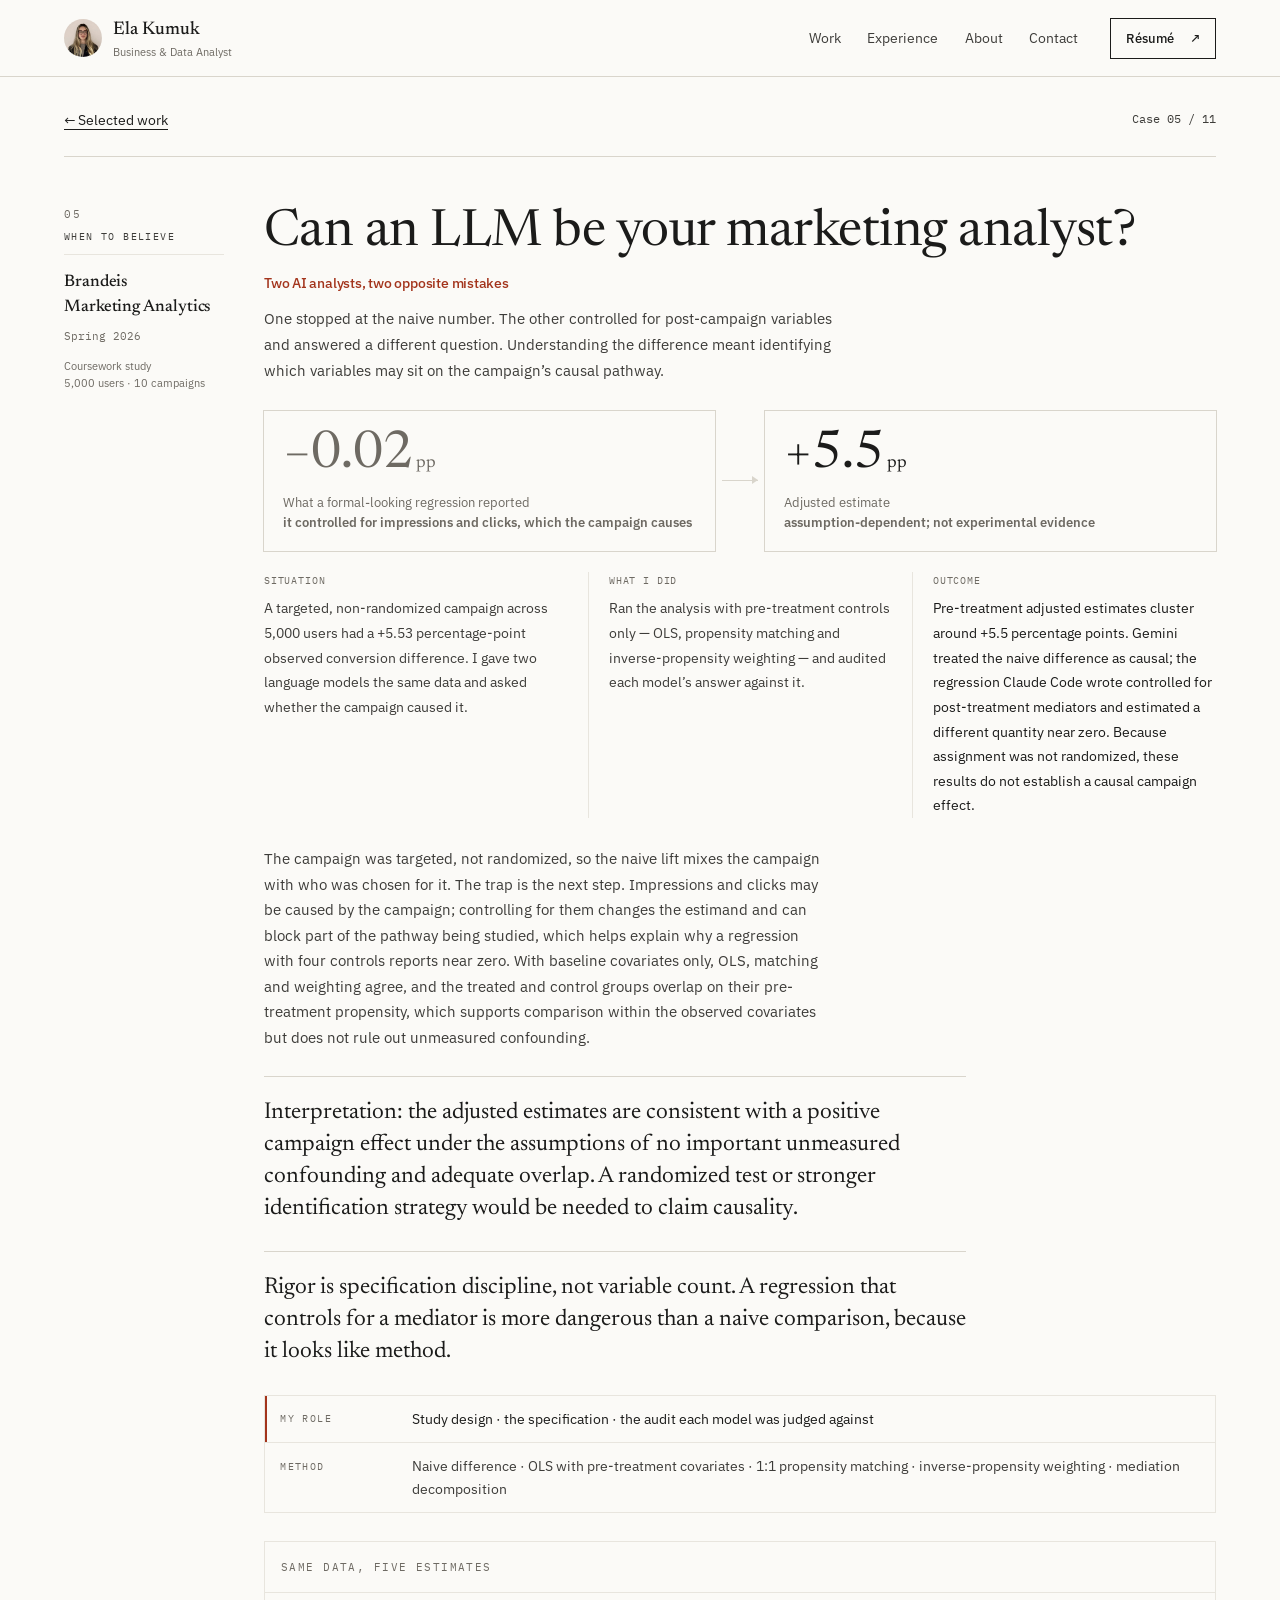
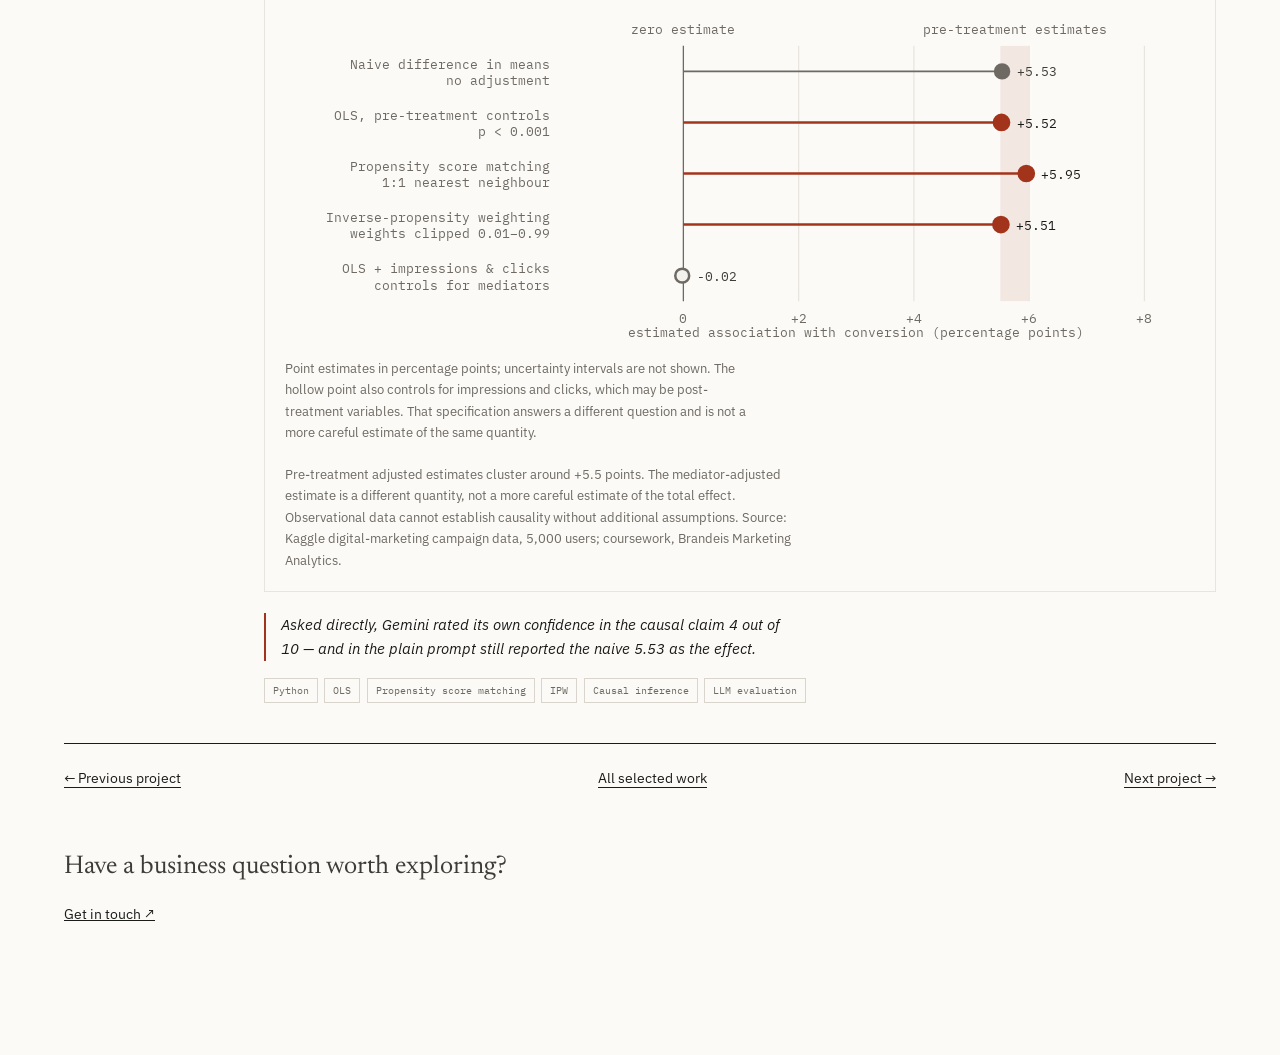
<file: cases/marketing-analysis.html>
<!doctype html>
<html lang="en">
<head>
<meta charset="utf-8">
<!-- Google tag (gtag.js) -->
<script async src="https://www.googletagmanager.com/gtag/js?id=G-EKHHMFP4SE"></script>
<script>
  window.dataLayer = window.dataLayer || [];
  function gtag(){dataLayer.push(arguments);}
  gtag('js', new Date());

  gtag('config', 'G-EKHHMFP4SE');
</script>
<meta name="viewport" content="width=device-width, initial-scale=1">
<title>Marketing analysis: auditing AI estimates — Ela Kumuk</title>
<meta name="description" content="Marketing analysis: auditing AI estimates. A project by Ela Kumuk, Business &amp; Data Analyst.">
<meta name="author" content="Ela Kumuk">
<link rel="canonical" href="https://elakumuk.github.io/cases/marketing-analysis.html">

<meta property="og:type" content="website">
<meta property="og:title" content="Marketing analysis: auditing AI estimates — Ela Kumuk">
<meta property="og:description" content="Business &amp; Data Analyst. Models and analyses for finance, consulting and data teams — tested before anyone acts on them. Available January 2027.">
<meta property="og:url" content="https://elakumuk.github.io/cases/marketing-analysis.html">
<meta property="og:image" content="https://elakumuk.github.io/assets/og.png">
<meta property="og:image:width" content="1200">
<meta property="og:image:height" content="630">
<meta name="twitter:card" content="summary_large_image">
<meta name="twitter:title" content="Marketing analysis: auditing AI estimates — Ela Kumuk">
<meta name="twitter:description" content="Business &amp; Data Analyst. M.S. Business Analytics, Brandeis. Available January 2027.">
<meta name="twitter:image" content="https://elakumuk.github.io/assets/og.png">

<link rel="icon" href="/assets/favicon.svg" type="image/svg+xml">
<link rel="preconnect" href="https://fonts.googleapis.com">
<link rel="preconnect" href="https://fonts.gstatic.com" crossorigin>
<link rel="stylesheet" href="https://fonts.googleapis.com/css2?family=IBM+Plex+Mono:wght@400;500&family=IBM+Plex+Sans:ital,wght@0,400;0,500;0,600;1,400&family=Newsreader:ital,opsz,wght@0,6..72,400;0,6..72,500;1,6..72,400;1,6..72,500&display=swap">
<link rel="stylesheet" href="/styles.css?v=248fb2e380863d8f">
<link rel="stylesheet" href="/design.css?v=8a5e0e1926fa14d7">
</head>
<body class="case-page"><div class="shell">  <aside class="rail" aria-label="Site header">
    <a class="brand" href="/" aria-label="Ela Kumuk, back to top">
      <img src="/assets/portrait.jpg" width="40" height="40" alt="">
      <span>Ela Kumuk<span class="brand__sub">Business &amp; Data Analyst</span></span>
    </a>
    <nav class="railnav" id="railnav" aria-label="Page sections">
      <a href="/#work">Work</a><a href="/#experience">Experience</a><a href="/#about">About</a><a href="/#contact">Contact</a>
    </nav>
    <a class="header-cv" href="/assets/Ela_Kumuk_Resume.pdf" target="_blank" rel="noopener">R&eacute;sum&eacute; <span aria-hidden="true">&nearr;</span></a>
  </aside>

<main class="main"><div class="case-breadcrumb"><a href="/#work">&larr; Selected work</a><span>Case 05 / 11</span></div><article class="cs" id="w-llm-analyst" data-tracks="ds analytics consulting ai"
               data-short="LLM versus causal inference">
        <div class="cs__rail">
          <p class="cs__num" aria-hidden="true">05</p>
          <p class="cs__tag">When to believe</p>
          <p class="cs__org">Brandeis<br>Marketing Analytics</p>
          <p class="cs__when">Spring 2026</p>
          <p class="cs__kind">Coursework study<br>5,000 users &middot; 10 campaigns</p>
        </div>
        <div class="cs__main">
          <h1 class="cs__q">Can an LLM be your marketing analyst?</h1>
          <h3 class="cs__title">Two AI analysts, two opposite mistakes</h3>
          <p class="cs__take">One stopped at the naive number. The other controlled for post-campaign
            variables and answered a different question. Understanding the difference meant identifying
            which variables may sit on the campaign&rsquo;s causal pathway.</p>

          <div class="vnums">
            <div class="vn">
              <span class="vn__n">&minus;0.02<i>pp</i></span>
              <span class="vn__l">What a formal-looking regression reported<br><em>it controlled for impressions and clicks, which the campaign causes</em></span>
            </div>
            <span class="vnums__a" aria-hidden="true"></span>
            <div class="vn vn--eq">
              <span class="vn__n">+5.5<i>pp</i></span>
              <span class="vn__l">Adjusted estimate<br><em>assumption-dependent; not experimental evidence</em></span>
            </div>
          </div>
          <dl class="star">
            <div><dt>Situation</dt><dd>A targeted, non-randomized campaign across 5,000 users had a +5.53 percentage-point observed conversion difference. I gave two language models the same data and asked whether the campaign caused it.</dd></div>
            <div><dt>What I did</dt><dd>Ran the analysis with pre-treatment controls only &mdash; OLS, propensity matching and inverse-propensity weighting &mdash; and audited each model&rsquo;s answer against it.</dd></div>
            <div><dt>Outcome</dt><dd>Pre-treatment adjusted estimates cluster around +5.5 percentage points. Gemini treated the naive difference as causal; the regression Claude Code wrote controlled for post-treatment mediators and estimated a different quantity near zero. Because assignment was not randomized, these results do not establish a causal campaign effect.</dd></div>
          </dl>
          
          <div class="cs__more" id="more-w-llm-analyst"><div class="cs__more-in">
          <p class="cs__desc">The campaign was targeted, not randomized, so the naive lift mixes the
            campaign with who was chosen for it. The trap is the next step. Impressions and clicks
            may be caused by the campaign; controlling for them changes the estimand and can block
            part of the pathway being studied, which helps explain why a regression with four controls reports near zero. With
            baseline covariates only, OLS, matching and weighting agree, and the treated and control
            groups overlap on their pre-treatment propensity, which supports comparison within the observed covariates but does not rule out unmeasured confounding.</p>

          <p class="cs__insight">Interpretation: the adjusted estimates are consistent with a positive campaign effect under the assumptions of no important unmeasured confounding and adequate overlap. A randomized test or stronger identification strategy would be needed to claim causality.</p>

          <p class="cs__insight">Rigor is specification discipline, not variable count. A
            regression that controls for a mediator is more dangerous than a naive comparison,
            because it looks like method.</p>

          <dl class="facts">
            <div><dt>My role</dt>
              <dd>Study design &middot; the specification &middot; the audit each model was judged against</dd></div>
            <div><dt>Method</dt>
              <dd>Naive difference &middot; OLS with pre-treatment covariates &middot; 1:1 propensity
                  matching &middot; inverse-propensity weighting &middot; mediation decomposition</dd></div>
          </dl>

          <figure class="fig">
            <div class="fig__bar">
              <span class="eyebrow">Same data, five estimates</span>
            </div>
            <div class="fig__body">
              <div class="chartwrap" id="coefwrap">
                <svg id="coef" viewBox="0 0 720 262" role="img"
                     aria-label="Observational estimates of campaign and conversion differences under five specifications. Naive difference plus 5.53 points; OLS with pre-treatment controls plus 5.52; propensity score matching plus 5.95; inverse-propensity weighting plus 5.51. OLS that also controls for impressions and clicks gives minus 0.02. Estimates are assumption-dependent and do not establish causality."></svg>
              </div>
              <p class="didnote">Point estimates in percentage points; uncertainty intervals are not shown. The hollow
                point also controls for impressions and clicks, which may be post-treatment variables.
                That specification answers a different question and is not a more careful estimate of
                the same quantity.</p>
            </div>
            <figcaption class="fig__cap">
              Pre-treatment adjusted estimates cluster around +5.5 points. The mediator-adjusted
              estimate is a different quantity, not a more careful estimate of the total effect.
              Observational data cannot establish causality without additional assumptions. Source: Kaggle digital-marketing
              campaign data, 5,000 users; coursework, Brandeis Marketing Analytics.
            </figcaption>
          </figure>

          <p class="brought">Asked directly, Gemini rated its own confidence in the causal claim 4 out
            of 10 &mdash; and in the plain prompt still reported the naive 5.53 as the effect.</p>
          <div class="chips">
            <span class="chip">Python</span><span class="chip">OLS</span>
            <span class="chip">Propensity score matching</span><span class="chip">IPW</span>
            <span class="chip">Causal inference</span><span class="chip">LLM evaluation</span>
          </div>
          </div></div>
        </div>
      </article><nav class="case-pagination" aria-label="Other projects"><a href="crash-intelligence.html">&larr; Previous project</a><a href="/#work">All selected work</a><a href="onchain-research.html">Next project &rarr;</a></nav><footer class="case-footer"><p>Have a business question worth exploring?</p><a href="mailto:elakumuk@brandeis.edu">Get in touch &nearr;</a></footer></main></div><script src="/app.js?v=63c3d151e528e079" defer></script></body></html>
</file>
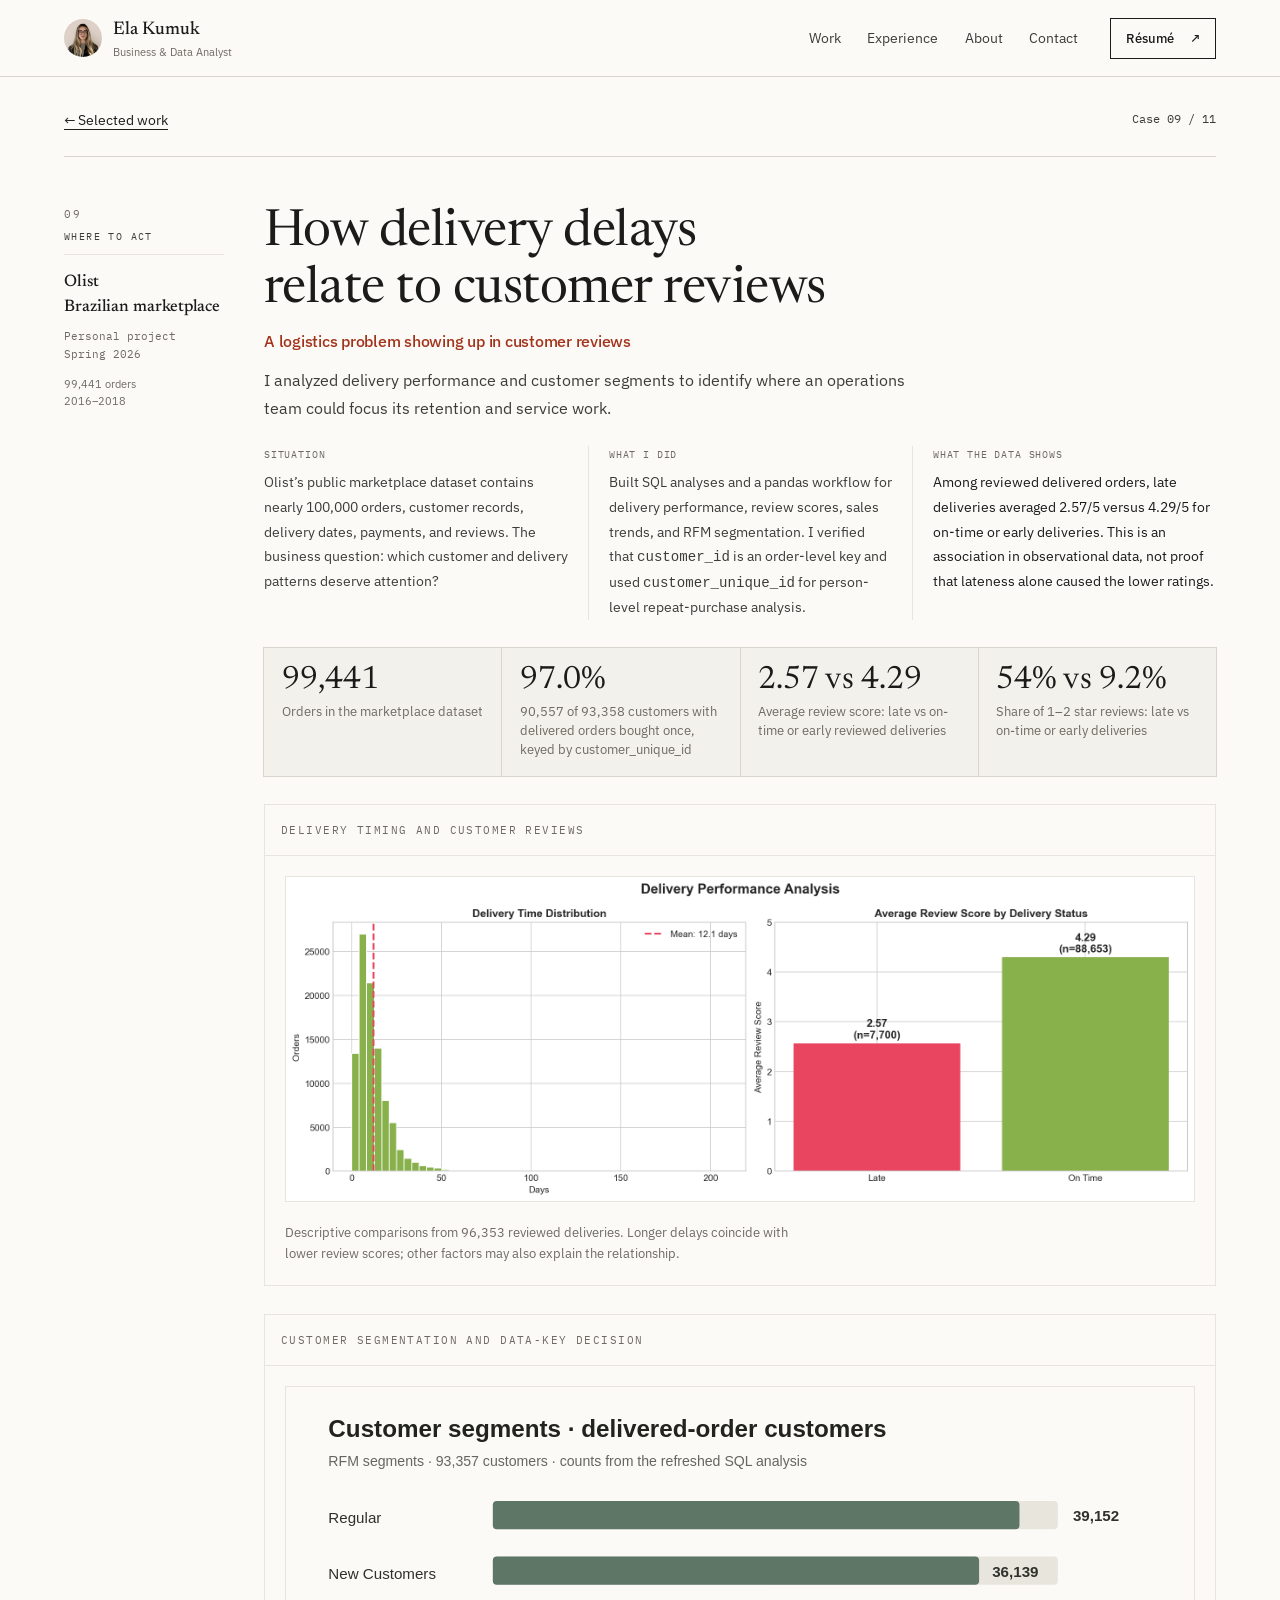
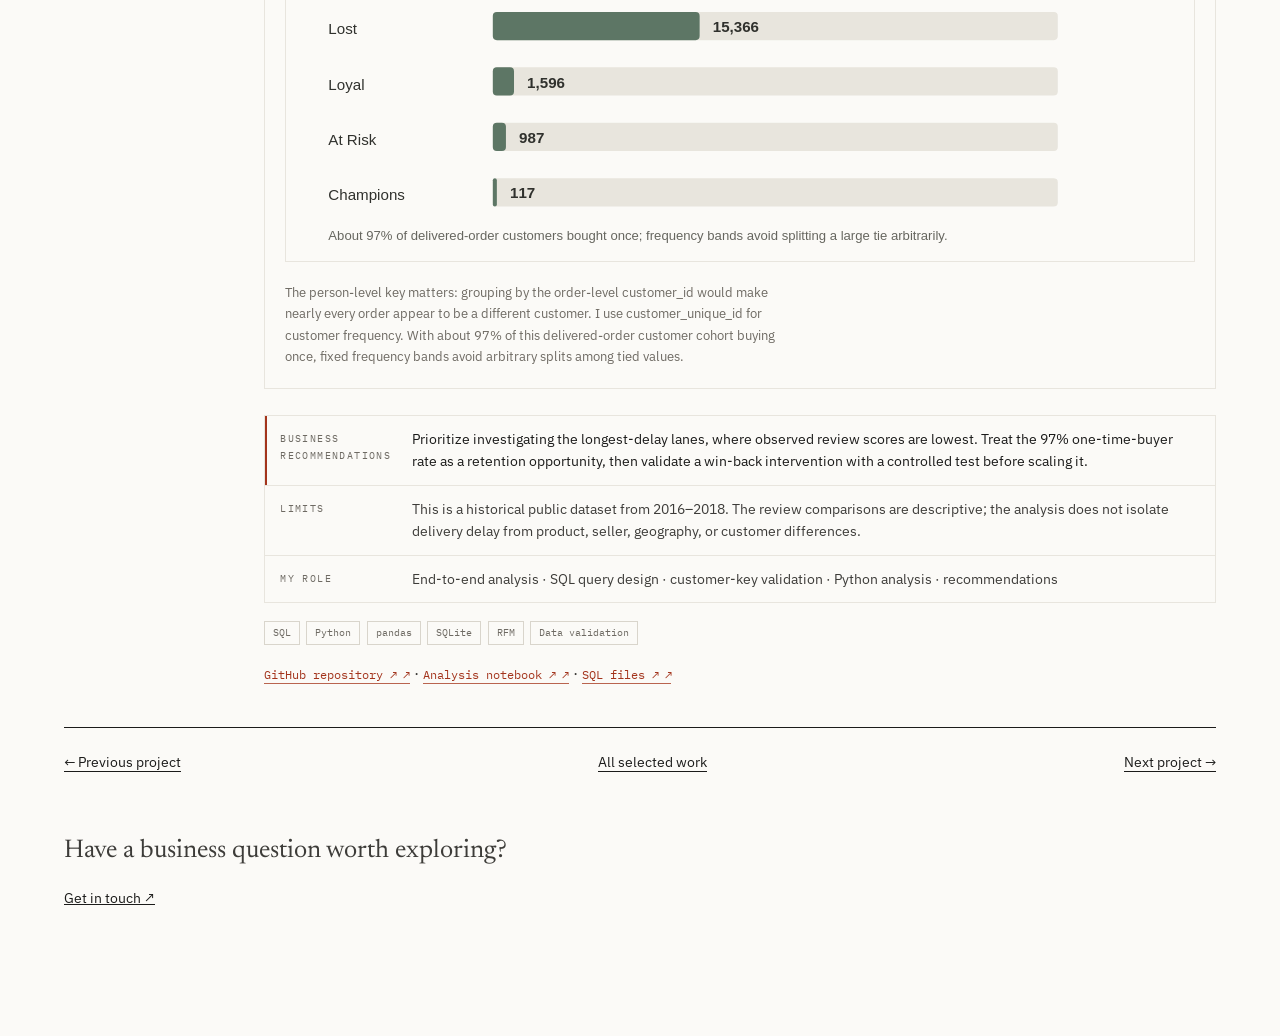
<file: cases/olist.html>
<!doctype html>
<html lang="en">
<head>
<meta charset="utf-8">
<!-- Google tag (gtag.js) -->
<script async src="https://www.googletagmanager.com/gtag/js?id=G-EKHHMFP4SE"></script>
<script>
  window.dataLayer = window.dataLayer || [];
  function gtag(){dataLayer.push(arguments);}
  gtag('js', new Date());

  gtag('config', 'G-EKHHMFP4SE');
</script>
<meta name="viewport" content="width=device-width, initial-scale=1">
<title>Olist: delivery and customer segmentation — Ela Kumuk</title>
<meta name="description" content="Olist: delivery and customer segmentation. A project by Ela Kumuk, Business &amp; Data Analyst.">
<meta name="author" content="Ela Kumuk">
<link rel="canonical" href="https://elakumuk.github.io/cases/olist.html">

<meta property="og:type" content="website">
<meta property="og:title" content="Olist: delivery and customer segmentation — Ela Kumuk">
<meta property="og:description" content="Business &amp; Data Analyst. Models and analyses for finance, consulting and data teams — tested before anyone acts on them. Available January 2027.">
<meta property="og:url" content="https://elakumuk.github.io/cases/olist.html">
<meta property="og:image" content="https://elakumuk.github.io/assets/og.png">
<meta property="og:image:width" content="1200">
<meta property="og:image:height" content="630">
<meta name="twitter:card" content="summary_large_image">
<meta name="twitter:title" content="Olist: delivery and customer segmentation — Ela Kumuk">
<meta name="twitter:description" content="Business &amp; Data Analyst. M.S. Business Analytics, Brandeis. Available January 2027.">
<meta name="twitter:image" content="https://elakumuk.github.io/assets/og.png">

<link rel="icon" href="/assets/favicon.svg" type="image/svg+xml">
<link rel="preconnect" href="https://fonts.googleapis.com">
<link rel="preconnect" href="https://fonts.gstatic.com" crossorigin>
<link rel="stylesheet" href="https://fonts.googleapis.com/css2?family=IBM+Plex+Mono:wght@400;500&family=IBM+Plex+Sans:ital,wght@0,400;0,500;0,600;1,400&family=Newsreader:ital,opsz,wght@0,6..72,400;0,6..72,500;1,6..72,400;1,6..72,500&display=swap">
<link rel="stylesheet" href="/styles.css?v=248fb2e380863d8f">
<link rel="stylesheet" href="/design.css?v=8a5e0e1926fa14d7">
</head>
<body class="case-page"><div class="shell">  <aside class="rail" aria-label="Site header">
    <a class="brand" href="/" aria-label="Ela Kumuk, back to top">
      <img src="/assets/portrait.jpg" width="40" height="40" alt="">
      <span>Ela Kumuk<span class="brand__sub">Business &amp; Data Analyst</span></span>
    </a>
    <nav class="railnav" id="railnav" aria-label="Page sections">
      <a href="/#work">Work</a><a href="/#experience">Experience</a><a href="/#about">About</a><a href="/#contact">Contact</a>
    </nav>
    <a class="header-cv" href="/assets/Ela_Kumuk_Resume.pdf" target="_blank" rel="noopener">R&eacute;sum&eacute; <span aria-hidden="true">&nearr;</span></a>
  </aside>

<main class="main"><div class="case-breadcrumb"><a href="/#work">&larr; Selected work</a><span>Case 09 / 11</span></div>
<article class="cs cs--sm" id="w-olist" data-tracks="analytics consulting ds">
  <div class="cs__rail">
    <p class="cs__num" aria-hidden="true">09</p>
    <p class="cs__tag">Where to act</p>
    <p class="cs__org">Olist<br>Brazilian marketplace</p>
    <p class="cs__when">Personal project<br>Spring 2026</p>
    <p class="cs__kind">99,441 orders<br>2016–2018</p>
  </div>
  <div class="cs__main">
    <h1 class="cs__q">How delivery delays relate to customer reviews</h1>
    <h3 class="cs__title">A logistics problem showing up in customer reviews</h3>
    <p class="cs__take">I analyzed delivery performance and customer segments to identify where an operations team could focus its retention and service work.</p>

    <dl class="star">
      <div><dt>Situation</dt><dd>Olist’s public marketplace dataset contains nearly 100,000 orders, customer records, delivery dates, payments, and reviews. The business question: which customer and delivery patterns deserve attention?</dd></div>
      <div><dt>What I did</dt><dd>Built SQL analyses and a pandas workflow for delivery performance, review scores, sales trends, and RFM segmentation. I verified that <code>customer_id</code> is an order-level key and used <code>customer_unique_id</code> for person-level repeat-purchase analysis.</dd></div>
      <div><dt>What the data shows</dt><dd>Among reviewed delivered orders, late deliveries averaged 2.57/5 versus 4.29/5 for on-time or early deliveries. This is an association in observational data, not proof that lateness alone caused the lower ratings.</dd></div>
    </dl>

    <div class="tiles">
      <div class="tile"><span class="n">99,441</span><span class="l">Orders in the marketplace dataset</span></div>
      <div class="tile"><span class="n">97.0%</span><span class="l">90,557 of 93,358 customers with delivered orders bought once, keyed by customer_unique_id</span></div>
      <div class="tile"><span class="n">2.57 vs 4.29</span><span class="l">Average review score: late vs on-time or early reviewed deliveries</span></div>
      <div class="tile"><span class="n">54% vs 9.2%</span><span class="l">Share of 1–2 star reviews: late vs on-time or early deliveries</span></div>
    </div>

    <figure class="fig">
      <div class="fig__bar"><span class="eyebrow">Delivery timing and customer reviews</span></div>
      <div class="fig__body"><img class="olist-chart" src="/assets/olist-delivery-analysis.png" alt="Charts comparing delivery timing with customer review scores, including review ratings by lateness band." loading="lazy"></div>
      <figcaption class="fig__cap">Descriptive comparisons from 96,353 reviewed deliveries. Longer delays coincide with lower review scores; other factors may also explain the relationship.</figcaption>
    </figure>

    <figure class="fig">
      <div class="fig__bar"><span class="eyebrow">Customer segmentation and data-key decision</span></div>
      <div class="fig__body"><img class="olist-chart" src="/assets/olist-rfm-analysis.svg" alt="RFM segment counts for delivered-order customers: Regular 39,152; New Customers 36,139; Lost 15,366; Loyal 1,596; At Risk 987; Champions 117." loading="lazy"></div>
      <figcaption class="fig__cap">The person-level key matters: grouping by the order-level customer_id would make nearly every order appear to be a different customer. I use customer_unique_id for customer frequency. With about 97% of this delivered-order customer cohort buying once, fixed frequency bands avoid arbitrary splits among tied values.</figcaption>
    </figure>

    <div class="facts">
      <div><dt>Business recommendations</dt><dd>Prioritize investigating the longest-delay lanes, where observed review scores are lowest. Treat the 97% one-time-buyer rate as a retention opportunity, then validate a win-back intervention with a controlled test before scaling it.</dd></div>
      <div><dt>Limits</dt><dd>This is a historical public dataset from 2016–2018. The review comparisons are descriptive; the analysis does not isolate delivery delay from product, seller, geography, or customer differences.</dd></div>
      <div><dt>My role</dt><dd>End-to-end analysis &middot; SQL query design &middot; customer-key validation &middot; Python analysis &middot; recommendations</dd></div>
    </div>

    <div class="chips"><span class="chip">SQL</span><span class="chip">Python</span><span class="chip">pandas</span><span class="chip">SQLite</span><span class="chip">RFM</span><span class="chip">Data validation</span></div>
    <p class="cs__take"><a class="link" href="https://github.com/elakumuk/olist-ecommerce-analysis" target="_blank" rel="noopener">GitHub repository &nearr;</a> &middot; <a class="link" href="https://github.com/elakumuk/olist-ecommerce-analysis/blob/main/olist_analysis.ipynb" target="_blank" rel="noopener">Analysis notebook &nearr;</a> &middot; <a class="link" href="https://github.com/elakumuk/olist-ecommerce-analysis/tree/main/sql_analysis" target="_blank" rel="noopener">SQL files &nearr;</a></p>
  </div>
</article>
<nav class="case-pagination" aria-label="Other projects"><a href="foot-traffic.html">&larr; Previous project</a><a href="/#work">All selected work</a><a href="jobhunter.html">Next project &rarr;</a></nav><footer class="case-footer"><p>Have a business question worth exploring?</p><a href="mailto:elakumuk@brandeis.edu">Get in touch &nearr;</a></footer></main></div><script src="/app.js?v=63c3d151e528e079" defer></script></body></html>
</file>
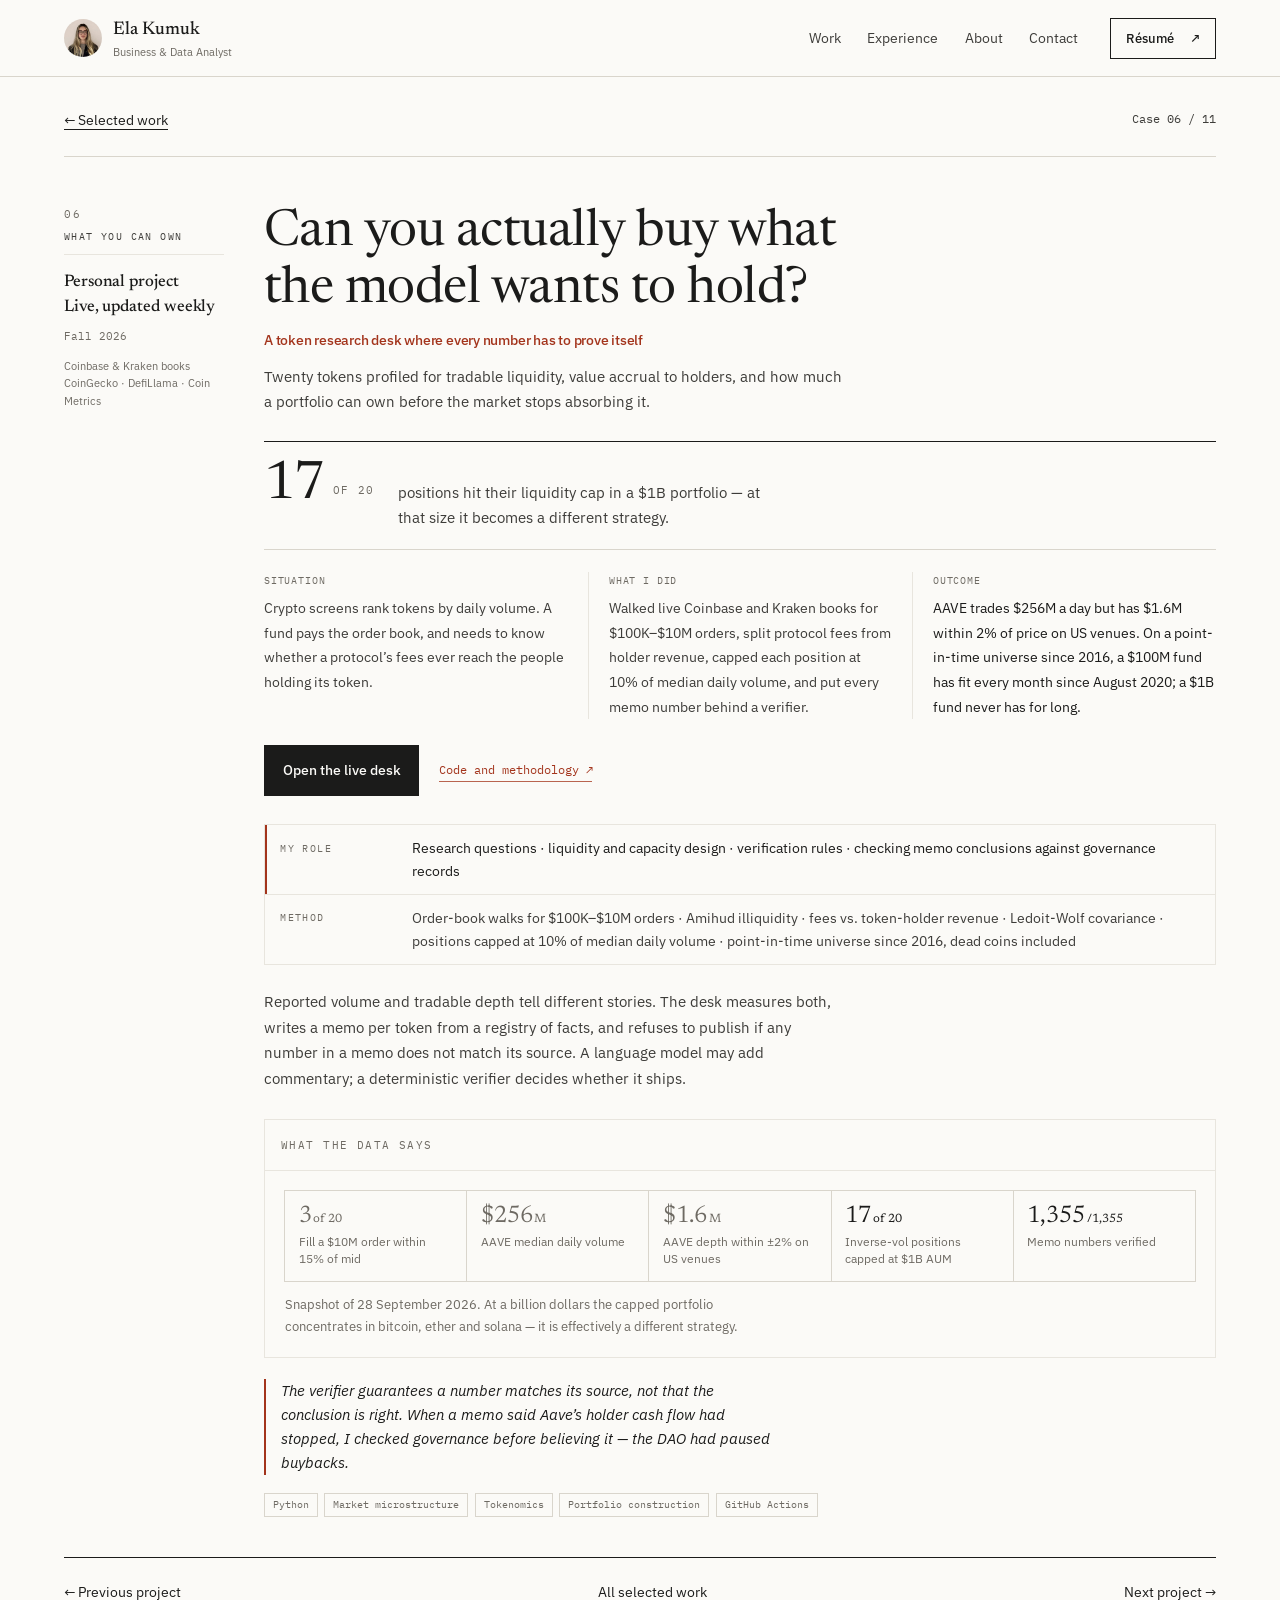
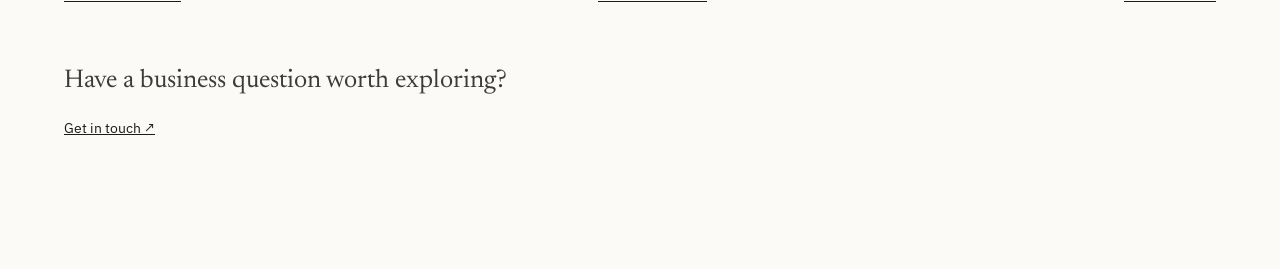
<file: cases/onchain-research.html>
<!doctype html>
<html lang="en">
<head>
<meta charset="utf-8">
<!-- Google tag (gtag.js) -->
<script async src="https://www.googletagmanager.com/gtag/js?id=G-EKHHMFP4SE"></script>
<script>
  window.dataLayer = window.dataLayer || [];
  function gtag(){dataLayer.push(arguments);}
  gtag('js', new Date());

  gtag('config', 'G-EKHHMFP4SE');
</script>
<meta name="viewport" content="width=device-width, initial-scale=1">
<title>Onchain research desk — Ela Kumuk</title>
<meta name="description" content="Onchain research desk. A project by Ela Kumuk, Business &amp; Data Analyst.">
<meta name="author" content="Ela Kumuk">
<link rel="canonical" href="https://elakumuk.github.io/cases/onchain-research.html">

<meta property="og:type" content="website">
<meta property="og:title" content="Onchain research desk — Ela Kumuk">
<meta property="og:description" content="Business &amp; Data Analyst. Models and analyses for finance, consulting and data teams — tested before anyone acts on them. Available January 2027.">
<meta property="og:url" content="https://elakumuk.github.io/cases/onchain-research.html">
<meta property="og:image" content="https://elakumuk.github.io/assets/og.png">
<meta property="og:image:width" content="1200">
<meta property="og:image:height" content="630">
<meta name="twitter:card" content="summary_large_image">
<meta name="twitter:title" content="Onchain research desk — Ela Kumuk">
<meta name="twitter:description" content="Business &amp; Data Analyst. M.S. Business Analytics, Brandeis. Available January 2027.">
<meta name="twitter:image" content="https://elakumuk.github.io/assets/og.png">

<link rel="icon" href="/assets/favicon.svg" type="image/svg+xml">
<link rel="preconnect" href="https://fonts.googleapis.com">
<link rel="preconnect" href="https://fonts.gstatic.com" crossorigin>
<link rel="stylesheet" href="https://fonts.googleapis.com/css2?family=IBM+Plex+Mono:wght@400;500&family=IBM+Plex+Sans:ital,wght@0,400;0,500;0,600;1,400&family=Newsreader:ital,opsz,wght@0,6..72,400;0,6..72,500;1,6..72,400;1,6..72,500&display=swap">
<link rel="stylesheet" href="/styles.css?v=248fb2e380863d8f">
<link rel="stylesheet" href="/design.css?v=8a5e0e1926fa14d7">
</head>
<body class="case-page"><div class="shell">  <aside class="rail" aria-label="Site header">
    <a class="brand" href="/" aria-label="Ela Kumuk, back to top">
      <img src="/assets/portrait.jpg" width="40" height="40" alt="">
      <span>Ela Kumuk<span class="brand__sub">Business &amp; Data Analyst</span></span>
    </a>
    <nav class="railnav" id="railnav" aria-label="Page sections">
      <a href="/#work">Work</a><a href="/#experience">Experience</a><a href="/#about">About</a><a href="/#contact">Contact</a>
    </nav>
    <a class="header-cv" href="/assets/Ela_Kumuk_Resume.pdf" target="_blank" rel="noopener">R&eacute;sum&eacute; <span aria-hidden="true">&nearr;</span></a>
  </aside>

<main class="main"><div class="case-breadcrumb"><a href="/#work">&larr; Selected work</a><span>Case 06 / 11</span></div><article class="cs" id="w-onchain-desk" data-tracks="finance ds analytics ai"
               data-short="Onchain research desk">
        <div class="cs__rail">
          <p class="cs__num" aria-hidden="true">06</p>
          <p class="cs__tag">What you can own</p>
          <p class="cs__org">Personal project<br>Live, updated weekly</p>
          <p class="cs__when">Fall 2026</p>
          <p class="cs__kind">Coinbase &amp; Kraken books<br>CoinGecko &middot; DefiLlama &middot; Coin Metrics</p>
        </div>
        <div class="cs__main">
          <h1 class="cs__q">Can you actually buy what the model wants to hold?</h1>
          <h3 class="cs__title">A token research desk where every number has to prove itself</h3>
          <p class="cs__take">Twenty tokens profiled for tradable liquidity, value accrual to
            holders, and how much a portfolio can own before the market stops absorbing it.</p>

          <div class="finding">
            <p class="finding__n">17<small>of 20</small></p>
            <p class="finding__t">positions hit their liquidity cap in a $1B portfolio &mdash; at that size it becomes a different strategy.</p>
          </div>
          <dl class="star">
            <div><dt>Situation</dt><dd>Crypto screens rank tokens by daily volume. A fund pays the order book, and needs to know whether a protocol&rsquo;s fees ever reach the people holding its token.</dd></div>
            <div><dt>What I did</dt><dd>Walked live Coinbase and Kraken books for $100K&ndash;$10M orders, split protocol fees from holder revenue, capped each position at 10% of median daily volume, and put every memo number behind a verifier.</dd></div>
            <div><dt>Outcome</dt><dd>AAVE trades $256M a day but has $1.6M within 2% of price on US venues. On a point-in-time universe since 2016, a $100M fund has fit every month since August 2020; a $1B fund never has for long.</dd></div>
          </dl>
          <div class="cs__act">
            <div class="links links--cta">
            <a class="btn btn--solid" href="https://elakumuk.github.io/onchain-research-desk/" target="_blank" rel="noopener">Open the live desk</a>
            <a class="link" href="https://github.com/elakumuk/onchain-research-desk" target="_blank" rel="noopener">Code and methodology</a>
          </div>
            
          </div>
          <div class="cs__more" id="more-w-onchain-desk"><div class="cs__more-in">
          <dl class="facts">
            <div><dt>My role</dt>
              <dd>Research questions &middot; liquidity and capacity design &middot; verification
                  rules &middot; checking memo conclusions against governance records</dd></div>
            <div><dt>Method</dt>
              <dd>Order-book walks for $100K&ndash;$10M orders &middot; Amihud illiquidity &middot;
                  fees vs. token-holder revenue &middot; Ledoit-Wolf covariance &middot; positions
                  capped at 10% of median daily volume &middot; point-in-time universe since 2016,
                  dead coins included</dd></div>
          </dl>

          <p class="cs__desc">Reported volume and tradable depth tell different stories. The desk
            measures both, writes a memo per token from a registry of facts, and refuses to publish
            if any number in a memo does not match its source. A language model may add commentary;
            a deterministic verifier decides whether it ships.</p>

          <figure class="fig">
            <div class="fig__bar"><span class="eyebrow">What the data says</span></div>
            <div class="fig__body">
              <div class="didrow">
                <div class="did"><span class="n">3<i>of 20</i></span><span class="l">Fill a $10M order within 15% of mid</span></div>
                <div class="did"><span class="n">$256<i>M</i></span><span class="l">AAVE median daily volume</span></div>
                <div class="did"><span class="n">$1.6<i>M</i></span><span class="l">AAVE depth within &plusmn;2% on US venues</span></div>
                <div class="did em"><span class="n">17<i>of 20</i></span><span class="l">Inverse-vol positions capped at $1B AUM</span></div>
                <div class="did em"><span class="n">1,355<i>/1,355</i></span><span class="l">Memo numbers verified</span></div>
              </div>
              <p class="didnote">Snapshot of 28 September 2026. At a billion dollars the capped
                portfolio concentrates in bitcoin, ether and solana &mdash; it is effectively a
                different strategy.</p>
            </div>
          </figure>


          <p class="brought">The verifier guarantees a number matches its source, not that the
            conclusion is right. When a memo said Aave&rsquo;s holder cash flow had stopped, I
            checked governance before believing it &mdash; the DAO had paused buybacks.</p>
          <div class="chips">
            <span class="chip">Python</span><span class="chip">Market microstructure</span>
            <span class="chip">Tokenomics</span><span class="chip">Portfolio construction</span>
            <span class="chip">GitHub Actions</span>
          </div>
          </div></div>
        </div>
      </article><nav class="case-pagination" aria-label="Other projects"><a href="marketing-analysis.html">&larr; Previous project</a><a href="/#work">All selected work</a><a href="ovrule.html">Next project &rarr;</a></nav><footer class="case-footer"><p>Have a business question worth exploring?</p><a href="mailto:elakumuk@brandeis.edu">Get in touch &nearr;</a></footer></main></div><script src="/app.js?v=63c3d151e528e079" defer></script></body></html>
</file>
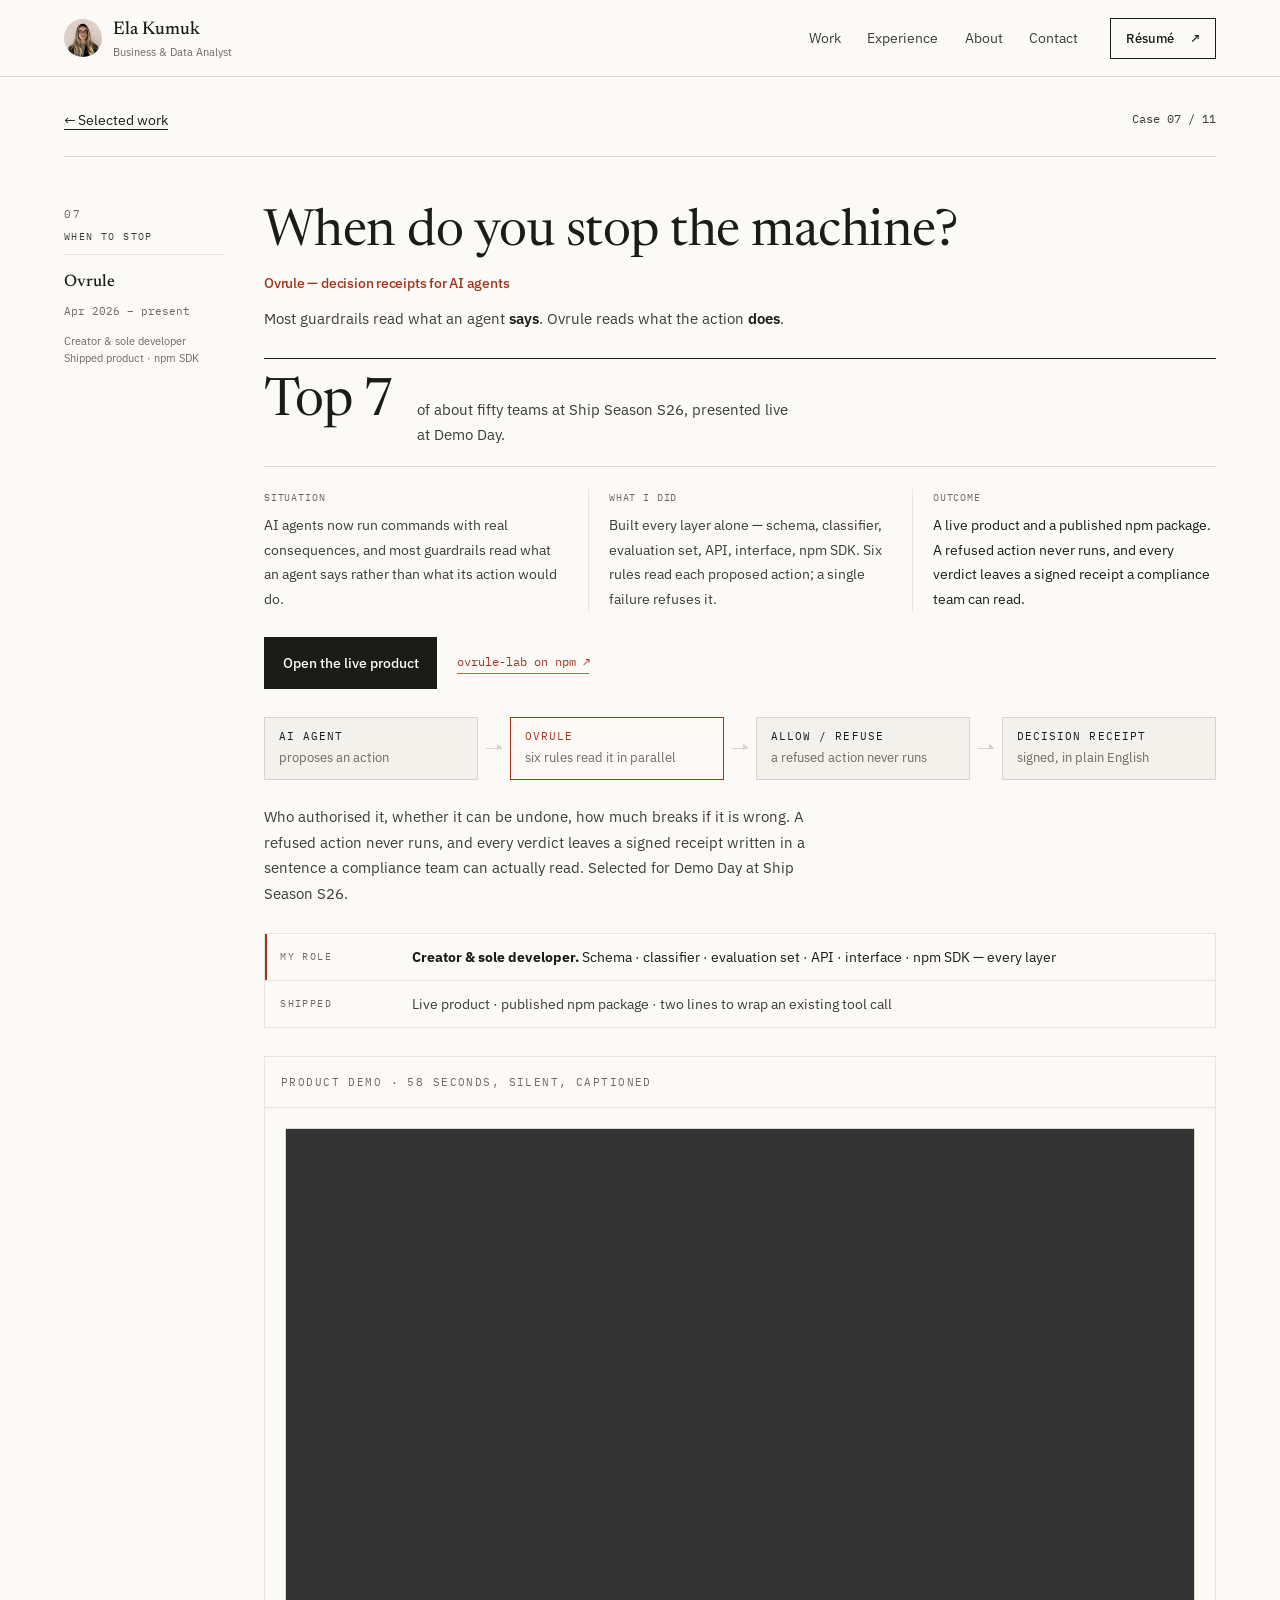
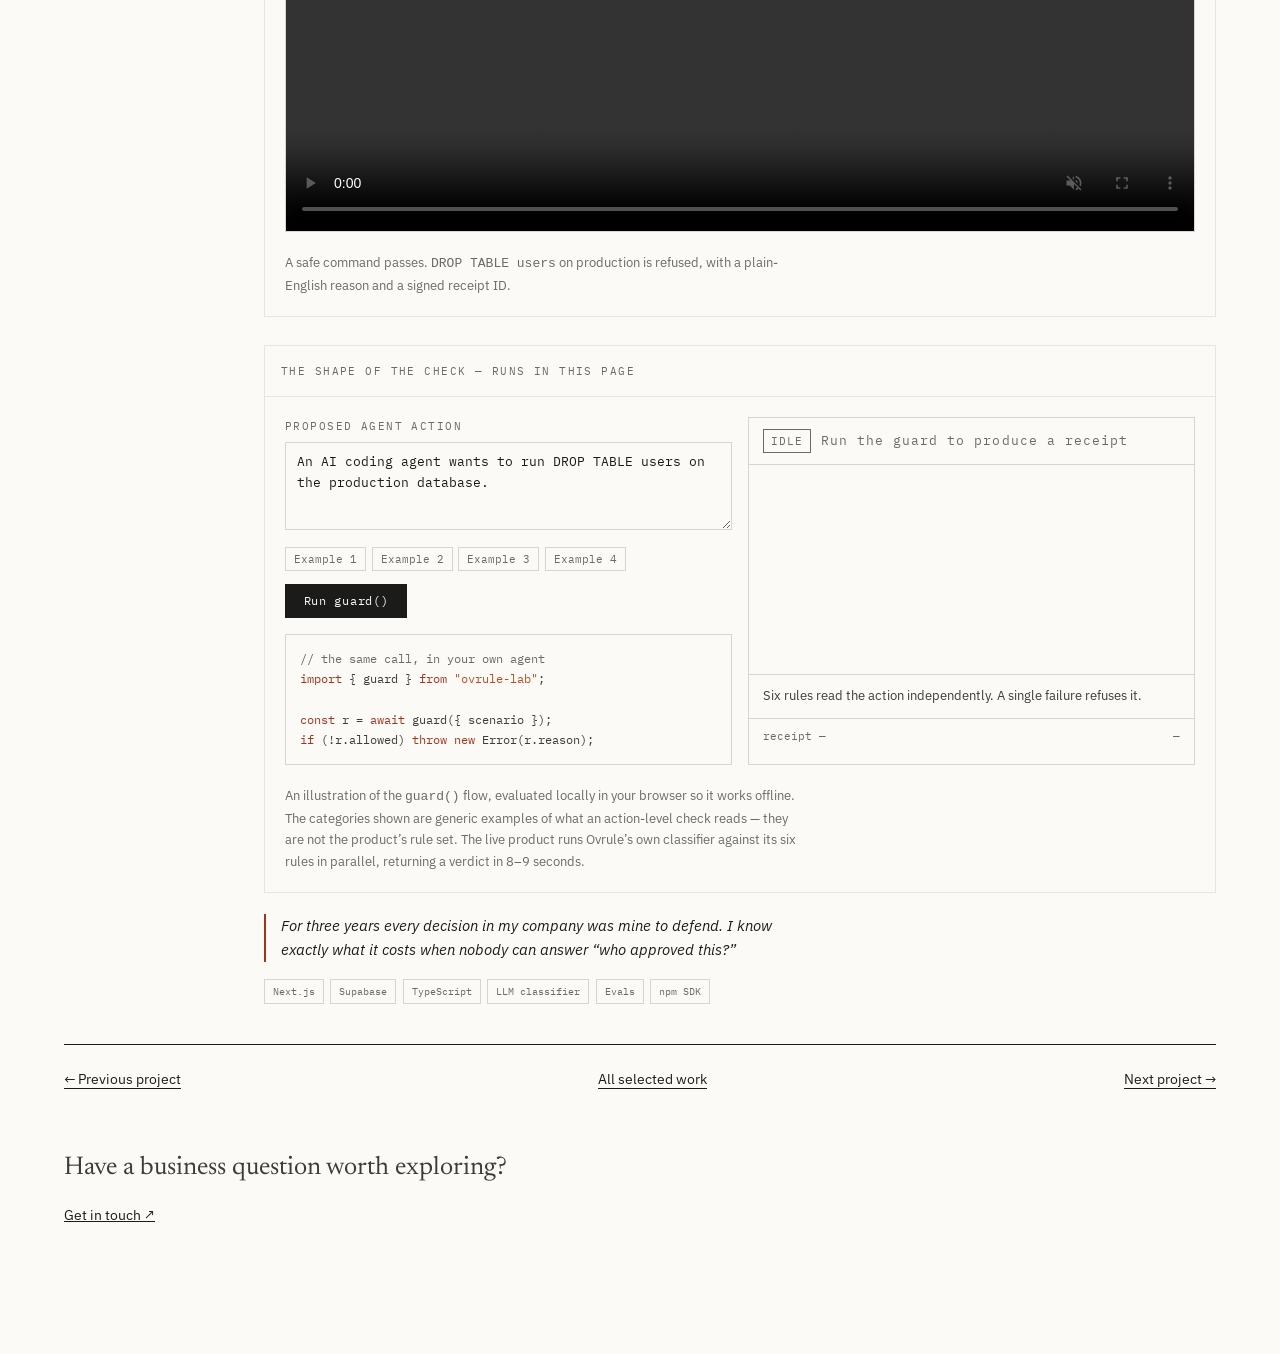
<file: cases/ovrule.html>
<!doctype html>
<html lang="en">
<head>
<meta charset="utf-8">
<!-- Google tag (gtag.js) -->
<script async src="https://www.googletagmanager.com/gtag/js?id=G-EKHHMFP4SE"></script>
<script>
  window.dataLayer = window.dataLayer || [];
  function gtag(){dataLayer.push(arguments);}
  gtag('js', new Date());

  gtag('config', 'G-EKHHMFP4SE');
</script>
<meta name="viewport" content="width=device-width, initial-scale=1">
<title>Ovrule: decision receipts — Ela Kumuk</title>
<meta name="description" content="Ovrule: decision receipts. A project by Ela Kumuk, Business &amp; Data Analyst.">
<meta name="author" content="Ela Kumuk">
<link rel="canonical" href="https://elakumuk.github.io/cases/ovrule.html">

<meta property="og:type" content="website">
<meta property="og:title" content="Ovrule: decision receipts — Ela Kumuk">
<meta property="og:description" content="Business &amp; Data Analyst. Models and analyses for finance, consulting and data teams — tested before anyone acts on them. Available January 2027.">
<meta property="og:url" content="https://elakumuk.github.io/cases/ovrule.html">
<meta property="og:image" content="https://elakumuk.github.io/assets/og.png">
<meta property="og:image:width" content="1200">
<meta property="og:image:height" content="630">
<meta name="twitter:card" content="summary_large_image">
<meta name="twitter:title" content="Ovrule: decision receipts — Ela Kumuk">
<meta name="twitter:description" content="Business &amp; Data Analyst. M.S. Business Analytics, Brandeis. Available January 2027.">
<meta name="twitter:image" content="https://elakumuk.github.io/assets/og.png">

<link rel="icon" href="/assets/favicon.svg" type="image/svg+xml">
<link rel="preconnect" href="https://fonts.googleapis.com">
<link rel="preconnect" href="https://fonts.gstatic.com" crossorigin>
<link rel="stylesheet" href="https://fonts.googleapis.com/css2?family=IBM+Plex+Mono:wght@400;500&family=IBM+Plex+Sans:ital,wght@0,400;0,500;0,600;1,400&family=Newsreader:ital,opsz,wght@0,6..72,400;0,6..72,500;1,6..72,400;1,6..72,500&display=swap">
<link rel="stylesheet" href="/styles.css?v=248fb2e380863d8f">
<link rel="stylesheet" href="/design.css?v=8a5e0e1926fa14d7">
</head>
<body class="case-page"><div class="shell">  <aside class="rail" aria-label="Site header">
    <a class="brand" href="/" aria-label="Ela Kumuk, back to top">
      <img src="/assets/portrait.jpg" width="40" height="40" alt="">
      <span>Ela Kumuk<span class="brand__sub">Business &amp; Data Analyst</span></span>
    </a>
    <nav class="railnav" id="railnav" aria-label="Page sections">
      <a href="/#work">Work</a><a href="/#experience">Experience</a><a href="/#about">About</a><a href="/#contact">Contact</a>
    </nav>
    <a class="header-cv" href="/assets/Ela_Kumuk_Resume.pdf" target="_blank" rel="noopener">R&eacute;sum&eacute; <span aria-hidden="true">&nearr;</span></a>
  </aside>

<main class="main"><div class="case-breadcrumb"><a href="/#work">&larr; Selected work</a><span>Case 07 / 11</span></div><article class="cs" id="w-ovrule" data-tracks="ai ds"
               data-short="Ovrule — decision receipts">
        <div class="cs__rail">
          <p class="cs__num" aria-hidden="true">07</p>
          <p class="cs__tag">When to stop</p>
          <p class="cs__org">Ovrule</p>
          <p class="cs__when">Apr 2026 &ndash; present</p>
          <p class="cs__kind">Creator &amp; sole developer<br>Shipped product &middot; npm SDK</p>
        </div>
        <div class="cs__main">
          <h1 class="cs__q">When do you stop the machine?</h1>
          <h3 class="cs__title">Ovrule &mdash; decision receipts for AI agents</h3>
          <p class="cs__take">Most guardrails read what an agent <em>says</em>. Ovrule reads
            what the action <em>does</em>.</p>

          <div class="finding">
            <p class="finding__n">Top&nbsp;7</p>
            <p class="finding__t">of about fifty teams at Ship Season S26, presented live at Demo Day.</p>
          </div>
          <dl class="star">
            <div><dt>Situation</dt><dd>AI agents now run commands with real consequences, and most guardrails read what an agent says rather than what its action would do.</dd></div>
            <div><dt>What I did</dt><dd>Built every layer alone &mdash; schema, classifier, evaluation set, API, interface, npm SDK. Six rules read each proposed action; a single failure refuses it.</dd></div>
            <div><dt>Outcome</dt><dd>A live product and a published npm package. A refused action never runs, and every verdict leaves a signed receipt a compliance team can read.</dd></div>
          </dl>
          <div class="cs__act">
            <div class="links links--cta">
            <a class="btn btn--solid" href="https://decision-receipt-lab.vercel.app" target="_blank" rel="noopener">Open the live product</a>
            <a class="link" href="https://www.npmjs.com/package/ovrule-lab" target="_blank" rel="noopener">ovrule-lab on npm</a>
          </div>
            
          </div>
          <div class="cs__more" id="more-w-ovrule"><div class="cs__more-in">
          <div class="flow flow--wide" role="img" aria-label="An AI agent proposes an action; Ovrule classifies it against six rules; the verdict is allow or refuse; either way it emits a signed decision receipt.">
            <span class="flow__n"><b>AI agent</b>proposes an action</span>
            <span class="flow__a" aria-hidden="true"></span>
            <span class="flow__n flow__n--em"><b>Ovrule</b>six rules read it in parallel</span>
            <span class="flow__a" aria-hidden="true"></span>
            <span class="flow__n"><b>Allow / refuse</b>a refused action never runs</span>
            <span class="flow__a" aria-hidden="true"></span>
            <span class="flow__n"><b>Decision receipt</b>signed, in plain English</span>
          </div>

          <p class="cs__desc">Who authorised it, whether it can be undone, how much breaks if it is
            wrong. A refused action never runs, and every verdict leaves a signed receipt written in
            a sentence a compliance team can actually read. Selected for Demo Day at Ship Season S26.</p>

          <dl class="facts">
            <div><dt>My role</dt>
              <dd><b>Creator &amp; sole developer.</b> Schema &middot; classifier &middot; evaluation set
                  &middot; API &middot; interface &middot; npm SDK &mdash; every layer</dd></div>
            <div><dt>Shipped</dt>
              <dd>Live product &middot; published npm package &middot; two lines to wrap an existing tool call</dd></div>
          </dl>


          <figure class="fig">
            <div class="fig__bar"><span class="eyebrow">Product demo &middot; 58 seconds, silent, captioned</span></div>
            <div class="fig__body">
              <video class="demo-vid" controls muted playsinline preload="metadata"
                     aria-label="Ovrule product demo: a safe command is allowed, a destructive one is blocked by six rules, producing a signed receipt">
                <source src="/assets/ovrule-demo.mp4" type="video/mp4">
                Your browser cannot play this video.
              </video>
            </div>
            <figcaption class="fig__cap">
              A safe command passes. <code>DROP TABLE users</code> on production is refused, with a
              plain-English reason and a signed receipt ID.
            </figcaption>
          </figure>

          <figure class="fig">
            <div class="fig__bar">
              <span class="eyebrow">The shape of the check &mdash; runs in this page</span>
            </div>
            <div class="fig__body">
              <div class="demo">
                <div>
                  <label class="eyebrow" for="scenario">Proposed agent action</label>
                  <textarea id="scenario" spellcheck="false">An AI coding agent wants to run DROP TABLE users on the production database.</textarea>
                  <div class="presets" id="presets"></div>
                  <button class="run" id="runbtn">Run guard()</button>
                  <pre class="code" style="margin-top:1rem"><span class="c">// the same call, in your own agent</span>
<span class="k">import</span> { guard } <span class="k">from</span> <span class="s">"ovrule-lab"</span>;

<span class="k">const</span> r = <span class="k">await</span> guard({ scenario });
<span class="k">if</span> (!r.allowed) <span class="k">throw new</span> Error(r.reason);</pre>
                </div>
                <div class="receipt">
                  <div class="verdict idle" id="verdict">
                    <span class="badge" id="vbadge">IDLE</span>
                    <span id="vtext">Run the guard to produce a receipt</span>
                  </div>
                  <ul class="rules" id="rules"></ul>
                  <div class="reason" id="reason">Six rules read the action independently. A single failure refuses it.</div>
                  <div class="rcpt"><span id="rid">receipt &mdash;</span><span id="rlat">&mdash;</span></div>
                </div>
              </div>
            </div>
            <figcaption class="fig__cap">
              An illustration of the <code>guard()</code> flow, evaluated locally in your browser
              so it works offline. The categories shown are generic examples of what an action-level
              check reads &mdash; they are not the product&rsquo;s rule set. The live product runs
              Ovrule&rsquo;s own classifier against its six rules in parallel, returning a verdict in
              8&ndash;9 seconds.
            </figcaption>
          </figure>

          <p class="brought">For three years every decision in my company was mine to defend. I know
            exactly what it costs when nobody can answer &ldquo;who approved this?&rdquo;</p>
          <div class="chips">
            <span class="chip">Next.js</span><span class="chip">Supabase</span>
            <span class="chip">TypeScript</span><span class="chip">LLM classifier</span>
            <span class="chip">Evals</span><span class="chip">npm SDK</span>
          </div>
          </div></div>
        </div>
      </article><nav class="case-pagination" aria-label="Other projects"><a href="onchain-research.html">&larr; Previous project</a><a href="/#work">All selected work</a><a href="foot-traffic.html">Next project &rarr;</a></nav><footer class="case-footer"><p>Have a business question worth exploring?</p><a href="mailto:elakumuk@brandeis.edu">Get in touch &nearr;</a></footer></main></div><script src="/app.js?v=63c3d151e528e079" defer></script></body></html>
</file>
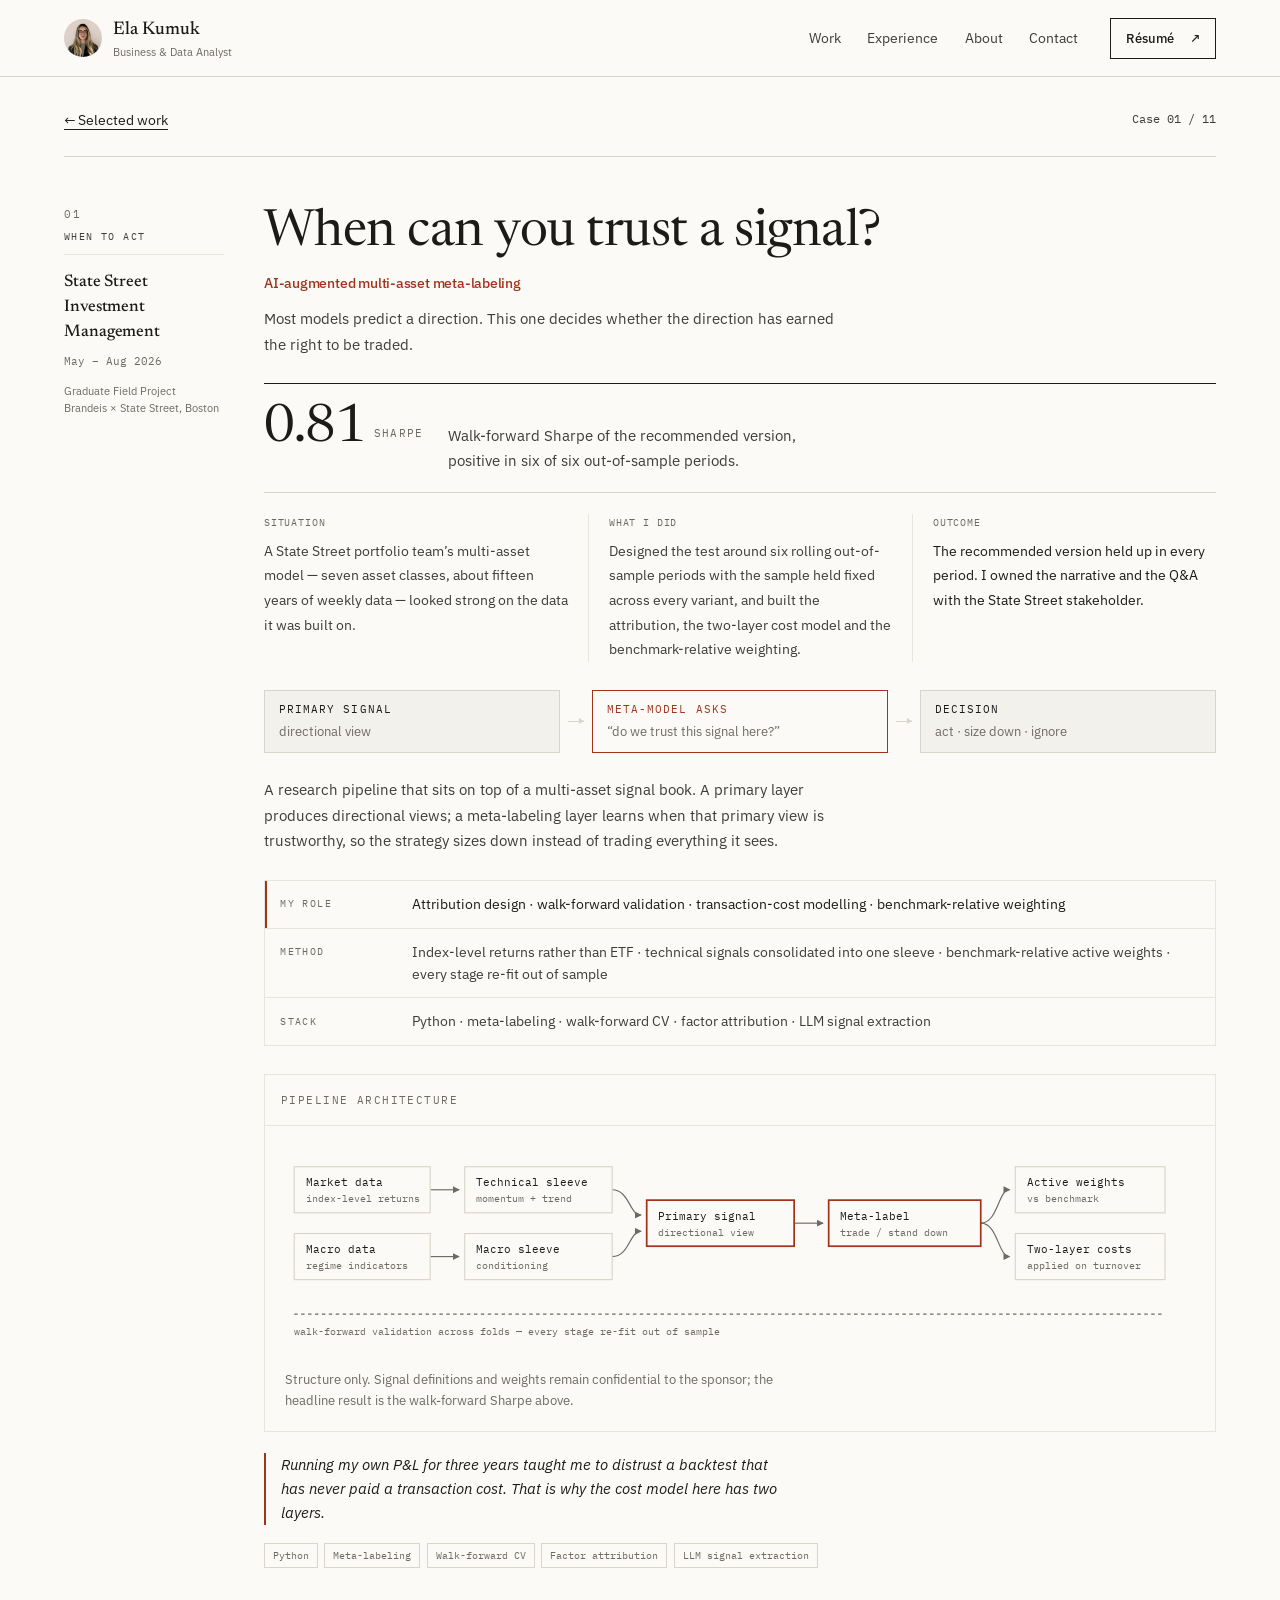
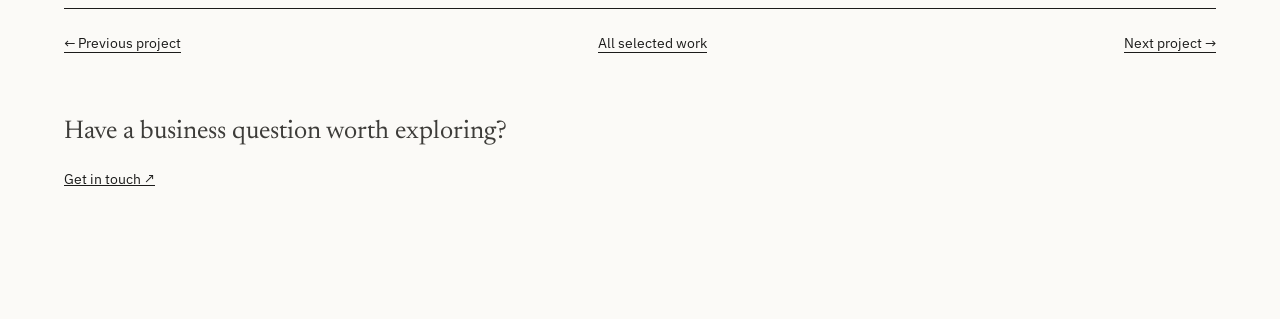
<file: cases/state-street.html>
<!doctype html>
<html lang="en">
<head>
<meta charset="utf-8">
<!-- Google tag (gtag.js) -->
<script async src="https://www.googletagmanager.com/gtag/js?id=G-EKHHMFP4SE"></script>
<script>
  window.dataLayer = window.dataLayer || [];
  function gtag(){dataLayer.push(arguments);}
  gtag('js', new Date());

  gtag('config', 'G-EKHHMFP4SE');
</script>
<meta name="viewport" content="width=device-width, initial-scale=1">
<title>State Street: investment-signal validation — Ela Kumuk</title>
<meta name="description" content="State Street: investment-signal validation. A project by Ela Kumuk, Business &amp; Data Analyst.">
<meta name="author" content="Ela Kumuk">
<link rel="canonical" href="https://elakumuk.github.io/cases/state-street.html">

<meta property="og:type" content="website">
<meta property="og:title" content="State Street: investment-signal validation — Ela Kumuk">
<meta property="og:description" content="Business &amp; Data Analyst. Models and analyses for finance, consulting and data teams — tested before anyone acts on them. Available January 2027.">
<meta property="og:url" content="https://elakumuk.github.io/cases/state-street.html">
<meta property="og:image" content="https://elakumuk.github.io/assets/og.png">
<meta property="og:image:width" content="1200">
<meta property="og:image:height" content="630">
<meta name="twitter:card" content="summary_large_image">
<meta name="twitter:title" content="State Street: investment-signal validation — Ela Kumuk">
<meta name="twitter:description" content="Business &amp; Data Analyst. M.S. Business Analytics, Brandeis. Available January 2027.">
<meta name="twitter:image" content="https://elakumuk.github.io/assets/og.png">

<link rel="icon" href="/assets/favicon.svg" type="image/svg+xml">
<link rel="preconnect" href="https://fonts.googleapis.com">
<link rel="preconnect" href="https://fonts.gstatic.com" crossorigin>
<link rel="stylesheet" href="https://fonts.googleapis.com/css2?family=IBM+Plex+Mono:wght@400;500&family=IBM+Plex+Sans:ital,wght@0,400;0,500;0,600;1,400&family=Newsreader:ital,opsz,wght@0,6..72,400;0,6..72,500;1,6..72,400;1,6..72,500&display=swap">
<link rel="stylesheet" href="/styles.css?v=248fb2e380863d8f">
<link rel="stylesheet" href="/design.css?v=8a5e0e1926fa14d7">
</head>
<body class="case-page"><div class="shell">  <aside class="rail" aria-label="Site header">
    <a class="brand" href="/" aria-label="Ela Kumuk, back to top">
      <img src="/assets/portrait.jpg" width="40" height="40" alt="">
      <span>Ela Kumuk<span class="brand__sub">Business &amp; Data Analyst</span></span>
    </a>
    <nav class="railnav" id="railnav" aria-label="Page sections">
      <a href="/#work">Work</a><a href="/#experience">Experience</a><a href="/#about">About</a><a href="/#contact">Contact</a>
    </nav>
    <a class="header-cv" href="/assets/Ela_Kumuk_Resume.pdf" target="_blank" rel="noopener">R&eacute;sum&eacute; <span aria-hidden="true">&nearr;</span></a>
  </aside>

<main class="main"><div class="case-breadcrumb"><a href="/#work">&larr; Selected work</a><span>Case 01 / 11</span></div><article class="cs" id="w-meta-labeling" data-tracks="finance ds consulting"
               data-short="Multi-asset meta-labeling">
        <div class="cs__rail">
          <p class="cs__num" aria-hidden="true">01</p>
          <p class="cs__tag">When to act</p>
          <p class="cs__org">State Street<br>Investment Management</p>
          <p class="cs__when">May &ndash; Aug 2026</p>
          <p class="cs__kind">Graduate Field Project<br>Brandeis &times; State Street, Boston</p>
        </div>
        <div class="cs__main">
          <h1 class="cs__q">When can you trust a signal?</h1>
          <h3 class="cs__title">AI-augmented multi-asset meta-labeling</h3>
          <p class="cs__take">Most models predict a direction. This one decides whether the
            direction has earned the right to be traded.</p>

          <div class="finding">
            <p class="finding__n">0.81<small>Sharpe</small></p>
            <p class="finding__t">Walk-forward Sharpe of the recommended version, positive in six of six out-of-sample periods.</p>
          </div>
          <dl class="star">
            <div><dt>Situation</dt><dd>A State Street portfolio team&rsquo;s multi-asset model &mdash; seven asset classes, about fifteen years of weekly data &mdash; looked strong on the data it was built on.</dd></div>
            <div><dt>What I did</dt><dd>Designed the test around six rolling out-of-sample periods with the sample held fixed across every variant, and built the attribution, the two-layer cost model and the benchmark-relative weighting.</dd></div>
            <div><dt>Outcome</dt><dd>The recommended version held up in every period. I owned the narrative and the Q&amp;A with the State Street stakeholder.</dd></div>
          </dl>
          
          <div class="cs__more" id="more-w-meta-labeling"><div class="cs__more-in">
          <div class="flow" role="img" aria-label="A primary signal produces a directional view; a meta-model asks whether that view can be trusted here; the answer is to act, size down, or ignore.">
            <span class="flow__n"><b>Primary signal</b>directional view</span>
            <span class="flow__a" aria-hidden="true"></span>
            <span class="flow__n flow__n--em"><b>Meta-model asks</b>&ldquo;do we trust this signal here?&rdquo;</span>
            <span class="flow__a" aria-hidden="true"></span>
            <span class="flow__n"><b>Decision</b>act &middot; size down &middot; ignore</span>
          </div>

          <p class="cs__desc">A research pipeline that sits on top of a multi-asset signal book.
            A primary layer produces directional views; a meta-labeling layer learns when that
            primary view is trustworthy, so the strategy sizes down instead of trading everything
            it sees.</p>

          <dl class="facts">
            <div><dt>My role</dt>
              <dd>Attribution design &middot; walk-forward validation &middot; transaction-cost modelling
                  &middot; benchmark-relative weighting</dd></div>
            <div><dt>Method</dt>
              <dd>Index-level returns rather than ETF &middot; technical signals consolidated into
                  one sleeve &middot; benchmark-relative active weights &middot; every stage re-fit
                  out of sample</dd></div>
            <div><dt>Stack</dt>
              <dd>Python &middot; meta-labeling &middot; walk-forward CV &middot; factor attribution
                  &middot; LLM signal extraction</dd></div>
          </dl>

          <figure class="fig">
            <div class="fig__bar"><span class="eyebrow">Pipeline architecture</span></div>
            <div class="fig__body">
              <div class="diagram" id="diagram"></div>
            </div>
            <figcaption class="fig__cap">
              Structure only. Signal definitions and weights remain confidential to the
              sponsor; the headline result is the walk-forward Sharpe above.
            </figcaption>
          </figure>

          <p class="brought">Running my own P&amp;L for three years taught me to distrust a
            backtest that has never paid a transaction cost. That is why the cost model here has
            two layers.</p>
          <div class="chips">
            <span class="chip">Python</span><span class="chip">Meta-labeling</span>
            <span class="chip">Walk-forward CV</span><span class="chip">Factor attribution</span>
            <span class="chip">LLM signal extraction</span>
          </div>
          </div></div>
        </div>
      </article><nav class="case-pagination" aria-label="Other projects"><a href="check-in-effect.html">&larr; Previous project</a><a href="/#work">All selected work</a><a href="strategy-audit-lab.html">Next project &rarr;</a></nav><footer class="case-footer"><p>Have a business question worth exploring?</p><a href="mailto:elakumuk@brandeis.edu">Get in touch &nearr;</a></footer></main></div><script src="/app.js?v=63c3d151e528e079" defer></script></body></html>
</file>
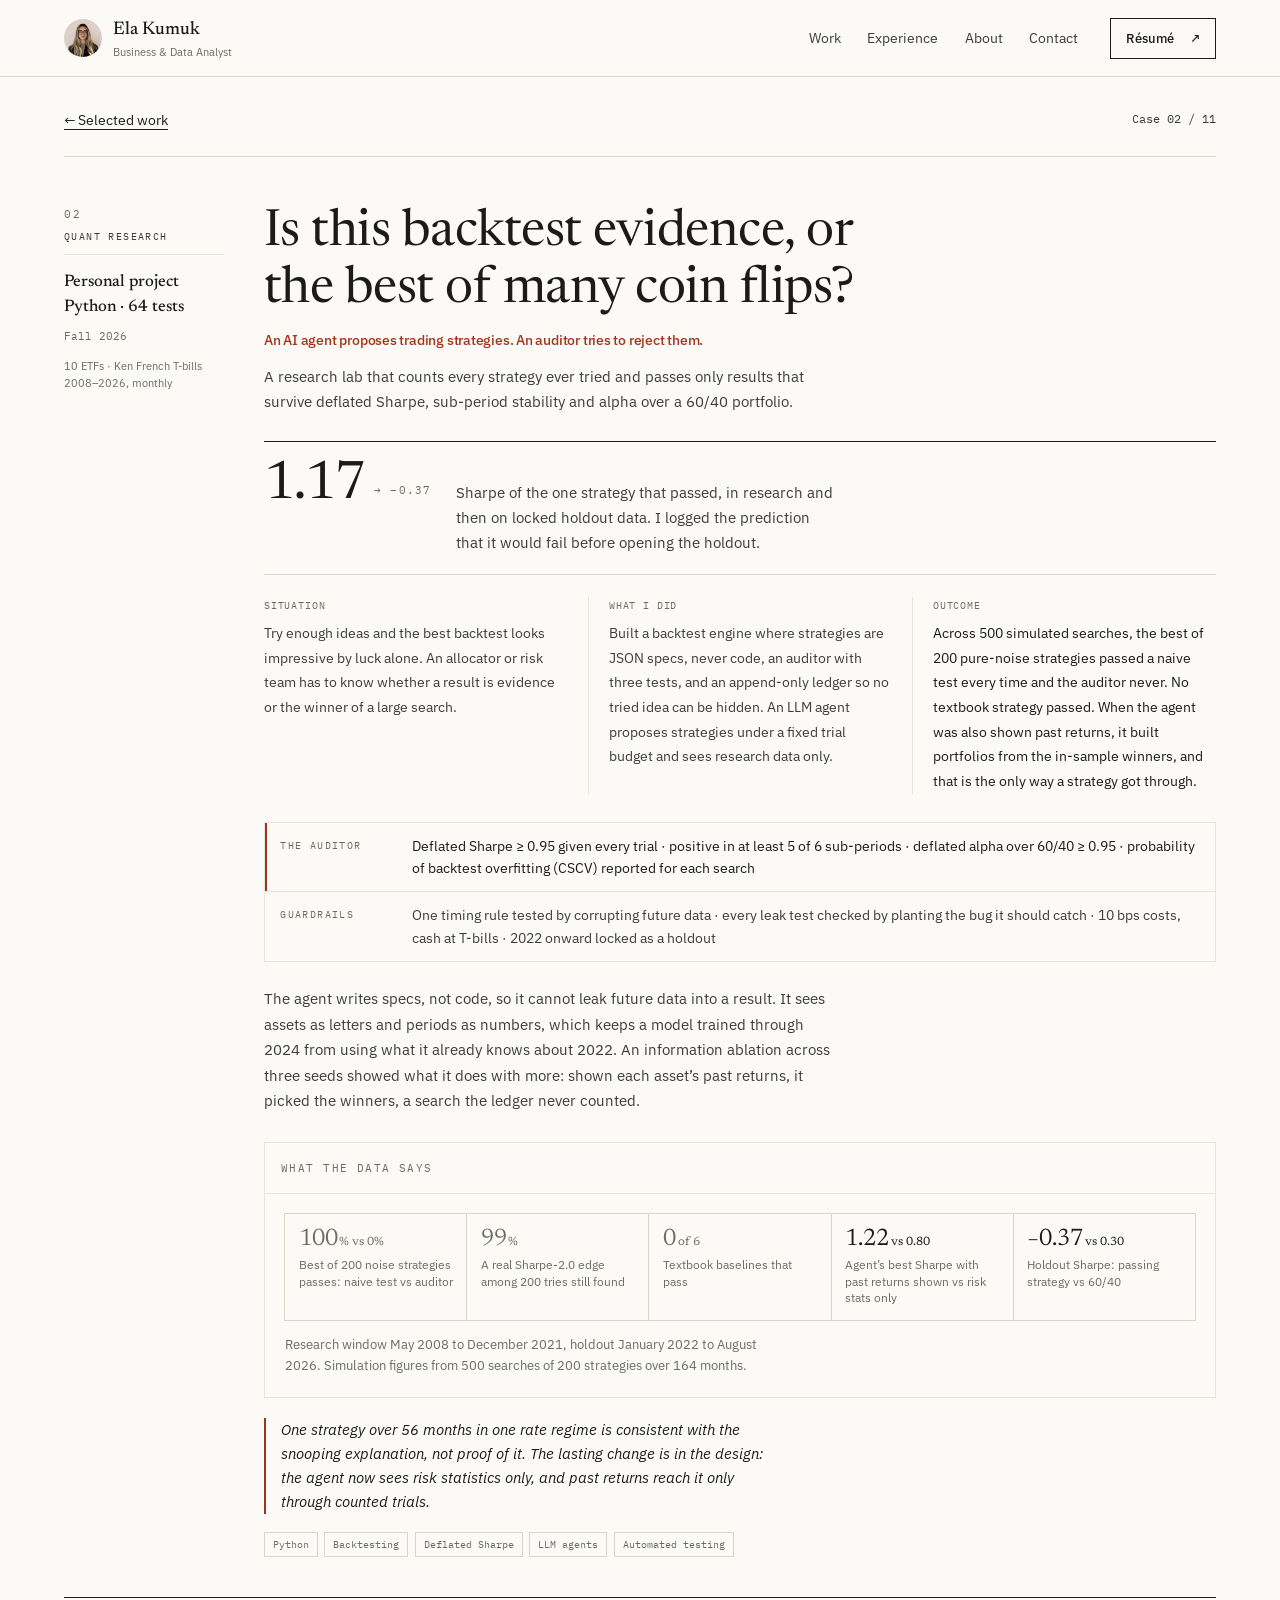
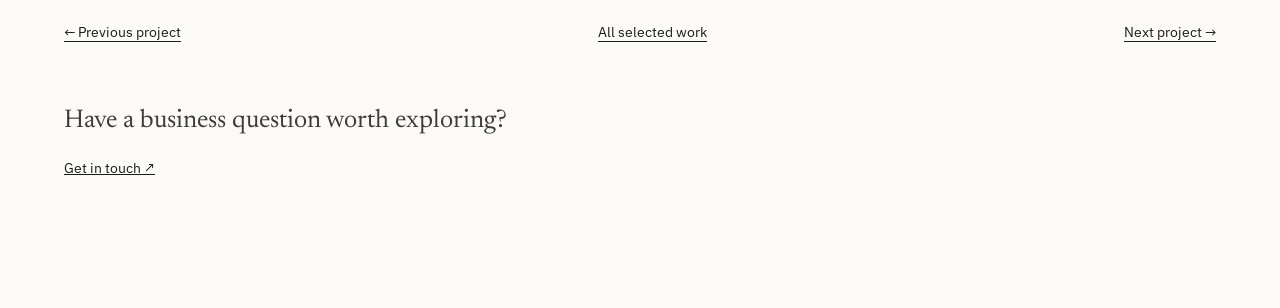
<file: cases/strategy-audit-lab.html>
<!doctype html>
<html lang="en">
<head>
<meta charset="utf-8">
<!-- Google tag (gtag.js) -->
<script async src="https://www.googletagmanager.com/gtag/js?id=G-EKHHMFP4SE"></script>
<script>
  window.dataLayer = window.dataLayer || [];
  function gtag(){dataLayer.push(arguments);}
  gtag('js', new Date());

  gtag('config', 'G-EKHHMFP4SE');
</script>
<meta name="viewport" content="width=device-width, initial-scale=1">
<title>Strategy audit lab — Ela Kumuk</title>
<meta name="description" content="Strategy audit lab. A project by Ela Kumuk, Business &amp; Data Analyst.">
<meta name="author" content="Ela Kumuk">
<link rel="canonical" href="https://elakumuk.github.io/cases/strategy-audit-lab.html">

<meta property="og:type" content="website">
<meta property="og:title" content="Strategy audit lab — Ela Kumuk">
<meta property="og:description" content="Business &amp; Data Analyst. Models and analyses for finance, consulting and data teams — tested before anyone acts on them. Available January 2027.">
<meta property="og:url" content="https://elakumuk.github.io/cases/strategy-audit-lab.html">
<meta property="og:image" content="https://elakumuk.github.io/assets/og.png">
<meta property="og:image:width" content="1200">
<meta property="og:image:height" content="630">
<meta name="twitter:card" content="summary_large_image">
<meta name="twitter:title" content="Strategy audit lab — Ela Kumuk">
<meta name="twitter:description" content="Business &amp; Data Analyst. M.S. Business Analytics, Brandeis. Available January 2027.">
<meta name="twitter:image" content="https://elakumuk.github.io/assets/og.png">

<link rel="icon" href="/assets/favicon.svg" type="image/svg+xml">
<link rel="preconnect" href="https://fonts.googleapis.com">
<link rel="preconnect" href="https://fonts.gstatic.com" crossorigin>
<link rel="stylesheet" href="https://fonts.googleapis.com/css2?family=IBM+Plex+Mono:wght@400;500&family=IBM+Plex+Sans:ital,wght@0,400;0,500;0,600;1,400&family=Newsreader:ital,opsz,wght@0,6..72,400;0,6..72,500;1,6..72,400;1,6..72,500&display=swap">
<link rel="stylesheet" href="/styles.css?v=248fb2e380863d8f">
<link rel="stylesheet" href="/design.css?v=8a5e0e1926fa14d7">
</head>
<body class="case-page"><div class="shell">  <aside class="rail" aria-label="Site header">
    <a class="brand" href="/" aria-label="Ela Kumuk, back to top">
      <img src="/assets/portrait.jpg" width="40" height="40" alt="">
      <span>Ela Kumuk<span class="brand__sub">Business &amp; Data Analyst</span></span>
    </a>
    <nav class="railnav" id="railnav" aria-label="Page sections">
      <a href="/#work">Work</a><a href="/#experience">Experience</a><a href="/#about">About</a><a href="/#contact">Contact</a>
    </nav>
    <a class="header-cv" href="/assets/Ela_Kumuk_Resume.pdf" target="_blank" rel="noopener">R&eacute;sum&eacute; <span aria-hidden="true">&nearr;</span></a>
  </aside>

<main class="main"><div class="case-breadcrumb"><a href="/#work">&larr; Selected work</a><span>Case 02 / 11</span></div><article class="cs" id="w-audit-lab" data-tracks="finance ds ai"
               data-short="Strategy audit lab">
        <div class="cs__rail">
          <p class="cs__num" aria-hidden="true">02</p>
          <p class="cs__tag">Quant research</p>
          <p class="cs__org">Personal project<br>Python &middot; 64 tests</p>
          <p class="cs__when">Fall 2026</p>
          <p class="cs__kind">10 ETFs &middot; Ken French T-bills<br>2008&ndash;2026, monthly</p>
        </div>
        <div class="cs__main">
          <h1 class="cs__q">Is this backtest evidence, or the best of many coin flips?</h1>
          <h3 class="cs__title">An AI agent proposes trading strategies. An auditor tries to reject them.</h3>
          <p class="cs__take">A research lab that counts every strategy ever tried and passes only
            results that survive deflated Sharpe, sub-period stability and alpha over a 60/40 portfolio.</p>

          <div class="finding">
            <p class="finding__n">1.17<small>&rarr; &minus;0.37</small></p>
            <p class="finding__t">Sharpe of the one strategy that passed, in research and then on locked
              holdout data. I logged the prediction that it would fail before opening the holdout.</p>
          </div>
          <dl class="star">
            <div><dt>Situation</dt><dd>Try enough ideas and the best backtest looks impressive by luck alone.
              An allocator or risk team has to know whether a result is evidence or the winner of a large search.</dd></div>
            <div><dt>What I did</dt><dd>Built a backtest engine where strategies are JSON specs, never code, an
              auditor with three tests, and an append-only ledger so no tried idea can be hidden. An LLM agent
              proposes strategies under a fixed trial budget and sees research data only.</dd></div>
            <div><dt>Outcome</dt><dd>Across 500 simulated searches, the best of 200 pure-noise strategies passed a
              naive test every time and the auditor never. No textbook strategy passed. When the agent was also shown
              past returns, it built portfolios from the in-sample winners, and that is the only way a strategy got through.</dd></div>
          </dl>
          <div class="cs__more" id="more-w-audit-lab"><div class="cs__more-in">
          <dl class="facts">
            <div><dt>The auditor</dt>
              <dd>Deflated Sharpe &ge; 0.95 given every trial &middot; positive in at least 5 of 6
                  sub-periods &middot; deflated alpha over 60/40 &ge; 0.95 &middot; probability of
                  backtest overfitting (CSCV) reported for each search</dd></div>
            <div><dt>Guardrails</dt>
              <dd>One timing rule tested by corrupting future data &middot; every leak test checked by
                  planting the bug it should catch &middot; 10 bps costs, cash at T-bills &middot;
                  2022 onward locked as a holdout</dd></div>
          </dl>

          <p class="cs__desc">The agent writes specs, not code, so it cannot leak future data into a
            result. It sees assets as letters and periods as numbers, which keeps a model trained
            through 2024 from using what it already knows about 2022. An information ablation across
            three seeds showed what it does with more: shown each asset&rsquo;s past returns, it picked the
            winners, a search the ledger never counted.</p>

          <figure class="fig">
            <div class="fig__bar"><span class="eyebrow">What the data says</span></div>
            <div class="fig__body">
              <div class="didrow">
                <div class="did"><span class="n">100<i>% vs 0%</i></span><span class="l">Best of 200 noise strategies passes: naive test vs auditor</span></div>
                <div class="did"><span class="n">99<i>%</i></span><span class="l">A real Sharpe-2.0 edge among 200 tries still found</span></div>
                <div class="did"><span class="n">0<i>of 6</i></span><span class="l">Textbook baselines that pass</span></div>
                <div class="did em"><span class="n">1.22<i>vs 0.80</i></span><span class="l">Agent&rsquo;s best Sharpe with past returns shown vs risk stats only</span></div>
                <div class="did em"><span class="n">&minus;0.37<i>vs 0.30</i></span><span class="l">Holdout Sharpe: passing strategy vs 60/40</span></div>
              </div>
              <p class="didnote">Research window May 2008 to December 2021, holdout January 2022 to August 2026.
                Simulation figures from 500 searches of 200 strategies over 164 months.</p>
            </div>
          </figure>

          <p class="brought">One strategy over 56 months in one rate regime is consistent with the
            snooping explanation, not proof of it. The lasting change is in the design: the agent
            now sees risk statistics only, and past returns reach it only through counted trials.</p>
          <div class="chips">
            <span class="chip">Python</span><span class="chip">Backtesting</span>
            <span class="chip">Deflated Sharpe</span><span class="chip">LLM agents</span>
            <span class="chip">Automated testing</span>
          </div>
          </div></div>
        </div>
      </article><nav class="case-pagination" aria-label="Other projects"><a href="state-street.html">&larr; Previous project</a><a href="/#work">All selected work</a><a href="backtest-breaker.html">Next project &rarr;</a></nav><footer class="case-footer"><p>Have a business question worth exploring?</p><a href="mailto:elakumuk@brandeis.edu">Get in touch &nearr;</a></footer></main></div><script src="/app.js?v=63c3d151e528e079" defer></script></body></html>
</file>
<file: styles.css>
/* ════════════════════════════════════════════════════════════
   TOKENS — light and dark, both hand-specified.
   ════════════════════════════════════════════════════════════ */
:root {
  --paper:#FAF9F6; --surface:#F0F3F0; --surface-2:#E5EBE7;
  --ink:#20312E; --ink-soft:#475650; --muted:#65726B;
  --rule:#CED7CF; --rule-soft:#E2E7E0;
  --accent:#245C50; --accent-dim:#52786D;
  --smudge-rgb:34,32,40; --smudge-max:0.34;
  /* categorical series — validated for CVD on this surface */
  --s1:#2E5FA8; --s2:#BE4B1E; --s3:#7E3D96;
  --ok:#2F6B43; --bad:#A8341F;
  --grid:#E5E7EB;
  /* deliberately theme-independent: the mat behind artwork never flips */
  --mat:#E4E1D9;

  --f-display:"Lora",Georgia,serif;
  --f-body:"Inter","Helvetica Neue",Arial,sans-serif;
  --f-mono:"IBM Plex Mono","SFMono-Regular",Menlo,monospace;
  --rail-w:15.5rem; --pad-x:clamp(1.25rem,4vw,3.5rem); --measure:63ch;
}
@media (prefers-color-scheme: dark) {
  :root:not([data-theme="light"]) {
    --paper:#0F1115; --surface:#171A20; --surface-2:#1F232A;
    --ink:#E8E5DE; --ink-soft:#C6C2BC; --muted:#8E8A93;
    --rule:#33323A; --rule-soft:#26262C;
    --accent:#94ADDC; --accent-dim:#6C82AC;
    --smudge-rgb:226,222,214; --smudge-max:0.20;
    /* a mount, not a sheet: on a dark page six paper-white mats glare and the
       drawings recede. The drawing's own paper carries the light instead. */
    --mat:#24232B;
    --s1:#5D96DE; --s2:#D46A3E; --s3:#A87BE0;
    --ok:#63B37F; --bad:#E0745A;
    --grid:#2B2A32;
  }
}
:root[data-theme="dark"] {
  --paper:#0F1115; --surface:#171A20; --surface-2:#1F232A;
  --ink:#E8E5DE; --ink-soft:#C6C2BC; --muted:#8E8A93;
  --rule:#33323A; --rule-soft:#26262C;
  --accent:#94ADDC; --accent-dim:#6C82AC;
  --smudge-rgb:226,222,214; --smudge-max:0.20;
  --mat:#24232B;
  --s1:#5D96DE; --s2:#D46A3E; --s3:#A87BE0;
  --ok:#63B37F; --bad:#E0745A;
  --grid:#2B2A32;
}

/* ════════════════════════════════════════════════════════════ BASE */
*{box-sizing:border-box}
/* the UA stylesheet gives figure margin:1em 40px; every chart on this page was
   sitting 40px inside its own column because of it */
figure{margin:0}
body{margin:0;background:var(--paper);color:var(--ink);font-family:var(--f-body);
  font-size:1rem;line-height:1.62;-webkit-font-smoothing:antialiased}

h1,h2,h3,h4{text-wrap:balance;margin:0;font-weight:400}
.sr-only{position:absolute;width:1px;height:1px;margin:-1px;padding:0;overflow:hidden;
  clip-path:inset(50%);white-space:nowrap;border:0}
p{margin:0}
a{color:inherit}
:focus-visible{outline:2px solid var(--accent);outline-offset:3px;border-radius:1px}
.eyebrow{font-family:var(--f-mono);font-size:.6875rem;letter-spacing:.13em;
  text-transform:uppercase;color:var(--muted)}

/* ════════════════════════════════════════════════════════════ SHELL */
.rail{position:fixed;inset:0 auto 0 0;width:var(--rail-w);
  padding:2.75rem 1.5rem 1.75rem var(--pad-x);border-right:1px solid var(--rule);
  background:var(--paper);display:flex;flex-direction:column;gap:2rem;z-index:30;
  /* the rail is pinned to the viewport height; on a short laptop screen its
     content can exceed it, so let it scroll instead of squeezing its children */
  overflow-y:auto;overscroll-behavior:contain;scrollbar-width:none}
.rail::-webkit-scrollbar{width:0}
/* square, not a circle — nothing else on this page is round — and edged with the
   same hairline the plate frames use */
.rail__face{display:block;width:3.5rem;height:3.5rem;object-fit:cover;
  border:1px solid var(--rule);margin-bottom:.85rem;background:var(--surface)}
.rail__name{font-family:var(--f-display);font-size:1.5rem;line-height:1.1}
.rail__role{margin-top:.5rem;font-family:var(--f-mono);font-size:.6875rem;
  letter-spacing:.08em;color:var(--muted);line-height:1.7}
.railnav{display:flex;flex-direction:column;gap:.55rem;position:relative}
/* one indicator that slides between links, instead of each link growing its own */
.railnav__dot{position:absolute;left:0;top:0;width:.55rem;height:1px;
  background:var(--accent);opacity:0;pointer-events:none;
  transform:translateY(-99px);
  transition:transform 340ms cubic-bezier(.3,.7,.2,1),opacity 220ms ease}
.railnav__dot.on{opacity:1}
.railnav a{text-decoration:none;font-size:.875rem;color:var(--muted);display:flex;
  align-items:baseline;gap:.6rem;transition:color 140ms}
.railnav a::before{content:"";width:.9rem;height:1px;background:var(--rule);flex:none;
  transform:translateY(-.28em);transition:width 180ms,background 180ms}
.railnav a:hover,.railnav a[data-cur="1"]{color:var(--ink)}
.railnav a:hover::before{width:1.6rem;background:var(--accent)}
.rail__foot{margin-top:auto;display:flex;flex-direction:column;gap:.4rem;
  font-family:var(--f-mono);font-size:.75rem}
.rail__foot a{color:var(--muted);text-decoration:none;transition:color 140ms}
/* the résumé is the one thing in the rail a recruiter is actually hunting for */
.rail__foot .rail__cv{color:var(--ink);border:1px solid var(--rule);text-align:center;
  padding:.42rem .6rem;margin-bottom:.5rem;transition:border-color 140ms,color 140ms}
.rail__foot .rail__cv:hover{color:var(--accent);border-color:var(--accent);
  text-decoration:none}
.rail__foot a:hover{color:var(--accent);text-decoration:underline;text-underline-offset:3px}
.main{margin-left:var(--rail-w);padding:0 var(--pad-x) 6rem;min-height:100vh}
.view[hidden]{display:none}

/* ════════════════════════════════════════════════════════════ HERO */
/* The hero is the one full-bleed block on the page. The charcoal has to be able
   to run out to the edge of the sheet: clipped to the text column it stopped on
   a straight vertical line beside the E of Ela. Negative margins take the block
   out to the rail and the window; the padding puts the type back on the column. */
.hero{position:relative;
  margin:0 calc(var(--pad-x) * -1);
  padding:clamp(3rem,8vh,5.25rem) var(--pad-x) clamp(2.25rem,5vh,3.25rem);
  overflow:hidden}
.hero::after{content:"";position:absolute;z-index:1;bottom:0;
  left:var(--pad-x);right:var(--pad-x);height:1px;background:var(--rule)}
.hero>*{position:relative;z-index:1}

.hero__name{font-family:var(--f-display);font-size:clamp(2.75rem,7.2vw,4.75rem);
  line-height:.98;letter-spacing:-.02em}
/* the positioning line, not the name, is what a recruiter needs in the first
   second — so it gets the display face and sits directly under the wordmark */
.hero__role{margin-top:.85rem;font-family:var(--f-display);
  font-size:clamp(1.1875rem,2.4vw,1.75rem);line-height:1.25;color:var(--ink)}
.hero__role .x{font-style:normal;color:var(--accent);font-size:.78em;
  padding:0 .2em;vertical-align:.08em}
.hero__lede{margin-top:1.05rem;font-size:clamp(1rem,1.4vw,1.1875rem);line-height:1.55;
  color:var(--ink-soft);max-width:47ch}
.hero__facts{list-style:none;margin:1.45rem 0 0;padding:0;display:flex;flex-wrap:wrap;
  row-gap:.4rem;font-family:var(--f-mono);font-size:.75rem;color:var(--muted)}
.hero__facts li{display:flex;align-items:center;gap:.5rem;
  padding-left:.9rem;margin-left:.9rem;border-left:1px solid var(--rule)}
.hero__facts li:first-child{padding-left:0;margin-left:0;border-left:0}
.hero__facts .is-open{color:var(--ink-soft)}
.hero__facts .dot{width:6px;height:6px;background:var(--accent);border-radius:50%;flex:none}

.hero__cta{margin-top:1.75rem;display:flex;flex-wrap:wrap;align-items:center;gap:.7rem 1.1rem}
.hero__links{display:flex;flex-wrap:wrap;gap:.9rem;font-family:var(--f-mono);font-size:.75rem}
.hero__links a{color:var(--muted);text-decoration:none;padding-bottom:2px;
  border-bottom:1px solid transparent;transition:color 140ms,border-color 140ms}
.hero__links a:hover{color:var(--accent);border-bottom-color:var(--accent-dim)}
/* ── buttons ── */
.btn{display:inline-flex;align-items:center;gap:.5rem;font-family:var(--f-mono);
  font-size:.75rem;letter-spacing:.06em;text-decoration:none;color:var(--ink);
  background:var(--paper);border:1px solid var(--rule);padding:.62rem 1.05rem;
  transition:border-color 160ms,background 160ms,color 160ms}
.btn:hover{border-color:var(--ink)}
.btn--solid{background:var(--ink);color:var(--paper);border-color:var(--ink)}
.btn--solid:hover{background:var(--accent);border-color:var(--accent);color:var(--paper)}
.btn__x{font-size:.625rem;letter-spacing:.1em;opacity:.58}

/* ════════════════════════════════════════════════════════════ CREDIBILITY
   Four facts, set as type on a rule rather than as badges. Two of them are the
   ones that actually carry weight, so those two get the display face. */
.cred{padding:1.3rem 0 1.4rem;border-bottom:1px solid var(--rule)}
/* grid, not a flex row with dividers: at four items the row wrapped and left an
   orphan rule hanging off the last one. Columns and gaps separate it instead —
   which is also the brief: hierarchy from spacing, not from more chrome. */
.cred dl{margin:0;display:grid;gap:1.2rem 2.75rem;
  grid-template-columns:repeat(auto-fit,minmax(12.5rem,1fr))}
.cred__i{min-width:0}
.cred dt{font-family:var(--f-mono);font-size:.625rem;letter-spacing:.14em;
  text-transform:uppercase;color:var(--muted)}
.cred dd{margin:.34rem 0 0;font-size:.8125rem;color:var(--ink-soft);line-height:1.4}
.cred__i--key dd{font-family:var(--f-display);font-size:1.0625rem;color:var(--ink);
  line-height:1.3}

/* ════════════════════════════════════════════════════════════ SECTIONS */
.section{padding:clamp(3.25rem,8vh,5rem) 0 0;position:relative}
/* the credibility strip already closes with a rule and its own padding */
.cred+.section{padding-top:clamp(2.25rem,5vh,3.25rem)}

.section__head{display:flex;align-items:baseline;gap:1rem;margin-bottom:2.25rem;flex-wrap:wrap}
.section__head .line{flex:1 1 2rem}
/* names the thread through the section once, so the case-study questions can
   carry it from there without any of them having to restate it */
.section__deck{margin:-1.5rem 0 2.4rem;font-size:1rem;line-height:1.6;
  color:var(--muted);max-width:62ch}
.section__head h2{font-family:var(--f-display);font-size:clamp(1.5rem,2.6vw,2rem);
  letter-spacing:-.01em}
.section__head .line{flex:1;height:1px;background:var(--rule)}

/* ════════════════════════════════════════════════════════════ CASE STUDY
   Four flagship pieces read as case studies; everything after them is
   deliberately lighter. The rail carries who and when, the main column runs
   question -> title -> takeaway -> proof -> role -> method, so the section can
   be understood without reading a single full paragraph. */
.cs{display:grid;grid-template-columns:11rem minmax(0,1fr);gap:0 2.75rem;
  padding:3.25rem 0;border-top:1px solid var(--rule)}
.cs:first-of-type{border-top:0;padding-top:2rem}
.cs[hidden]{display:none}
.cs__rail{position:sticky;top:2.25rem;align-self:start}
.cs__num{font-family:var(--f-mono);font-size:.6875rem;letter-spacing:.18em;
  color:var(--accent);margin-bottom:.95rem}
/* the client name is the first credential a recruiter looks for — set it as a
   masthead, not as metadata */
/* one word for the judgment each piece turned on. Five different phrasings down
   the page read as a pattern; five copies of one sentence read as a tic. */
.cs__tag{margin:-.6rem 0 .95rem;font-family:var(--f-mono);font-size:.625rem;
  letter-spacing:.14em;text-transform:uppercase;color:var(--ink-soft);
  padding-bottom:.55rem;border-bottom:1px solid var(--rule-soft)}
.cs__org{font-family:var(--f-display);font-size:1.0625rem;color:var(--ink);
  line-height:1.2;letter-spacing:-.005em}
.cs__when{margin-top:.4rem;font-family:var(--f-mono);font-size:.6875rem;color:var(--muted);
  font-variant-numeric:tabular-nums}
.cs__kind{margin-top:.8rem;font-size:.75rem;color:var(--muted);line-height:1.6}
.cs__main{min-width:0}

.cs__q{font-family:var(--f-display);font-weight:600;letter-spacing:-.012em;
  font-size:clamp(1.5rem,2.9vw,2.0625rem);line-height:1.18;color:var(--ink)}
.cs__title{margin-top:.6rem;font-family:var(--f-body);font-weight:500;font-size:1.125rem;
  line-height:1.4;color:var(--ink)}
.cs__take{margin-top:.85rem;font-size:1.0625rem;line-height:1.55;color:var(--ink-soft);
  max-width:56ch}
.cs__take em{font-style:italic;color:var(--ink)}
.cs__desc{margin-top:1.5rem;font-size:.9375rem;line-height:1.7;color:var(--ink-soft);
  max-width:var(--measure)}
.cs__desc+.cs__desc{margin-top:.75rem}
/* the finding, set to be read on its own */
.cs__insight{margin-top:1.6rem;padding-top:1.25rem;border-top:1px solid var(--rule);
  font-family:var(--f-display);font-size:clamp(1.125rem,2vw,1.4375rem);line-height:1.4;
  color:var(--ink);max-width:54ch}
.cs--sm{padding:2.5rem 0}
.cs--sm .cs__q{font-size:clamp(1.25rem,2.1vw,1.5rem)}
.cs--sm .cs__title{font-size:1rem}
.cs--sm .cs__take{font-size:1rem}

/* ── MY ROLE / METHOD — never make a reader infer the contribution ── */
.facts{margin:1.65rem 0 0;display:grid;gap:1px;background:var(--rule-soft);
  border:1px solid var(--rule-soft)}
.facts>div{background:var(--paper);display:grid;grid-template-columns:7rem minmax(0,1fr);
  gap:0 1.25rem;padding:.75rem .95rem}
.facts>div:first-child{box-shadow:inset 2px 0 0 var(--accent)}
.facts dt{font-family:var(--f-mono);font-size:.625rem;letter-spacing:.14em;
  text-transform:uppercase;color:var(--muted);padding-top:.2rem}
.facts dd{margin:0;font-size:.875rem;color:var(--ink-soft);line-height:1.6}
.facts>div:first-child dd{color:var(--ink)}

/* ── flow: the idea before the architecture ── */
.flow{margin:1.65rem 0 0;display:flex;flex-wrap:wrap;align-items:stretch;gap:.5rem}
.flow__n{flex:1 1 10.5rem;display:flex;flex-direction:column;gap:.3rem;min-width:0;
  border:1px solid var(--rule);background:var(--surface);padding:.72rem .85rem;
  font-size:.8125rem;line-height:1.4;color:var(--muted)}
.flow__n b{font-family:var(--f-mono);font-weight:400;font-size:.6875rem;letter-spacing:.1em;
  text-transform:uppercase;color:var(--ink)}
.flow__n--em{border-color:var(--accent);background:var(--paper)}
.flow__n--em b{color:var(--accent)}
.flow--wide .flow__n{flex:1 1 8.5rem}
.flow__a{flex:0 0 1rem;align-self:center;height:1px;background:var(--rule);position:relative}
.flow__a::after{content:"";position:absolute;right:0;top:-3.5px;
  border-left:5px solid var(--rule);
  border-top:3.5px solid transparent;border-bottom:3.5px solid transparent}

/* ── the two numbers that carry the marketing study ── */
.vnums{margin:1.7rem 0 0;display:flex;flex-wrap:wrap;gap:1px}
.vn{flex:1 1 15rem;min-width:0;background:var(--paper);padding:1.15rem 1.2rem;
  box-shadow:0 0 0 1px var(--rule)}
/* the point is the move from one to the other, not the two on their own */
.vnums__a{flex:0 0 2.25rem;align-self:center;height:1px;background:var(--rule);
  position:relative;margin:0 .35rem}
.vnums__a::after{content:"";position:absolute;right:0;top:-4px;
  border-left:6px solid var(--rule);
  border-top:4px solid transparent;border-bottom:4px solid transparent}
.vn__n{display:block;font-family:var(--f-display);font-size:clamp(2.25rem,4.6vw,3.25rem);
  line-height:1;color:var(--muted)}
.vn__n i{font-style:normal;font-size:.34em;margin-left:.16em;letter-spacing:.02em}
.vn--eq .vn__n{color:var(--ink)}
.vn__l{display:block;margin-top:.75rem;font-size:.8125rem;color:var(--muted);line-height:1.5}
.vn__l em{font-style:italic}

/* ════════════════════════════════════════════════════════════ MORE WORK */
.minis{display:flex;flex-wrap:wrap;gap:1px;margin-top:2.25rem}
.mini{flex:1 1 17rem;min-width:0;background:var(--paper);padding:1.35rem 1.4rem;
  display:flex;flex-direction:column;gap:.55rem;box-shadow:0 0 0 1px var(--rule-soft)}
.mini[hidden]{display:none}
.mini__meta{font-family:var(--f-mono);font-size:.6875rem;color:var(--muted);
  display:flex;align-items:baseline;gap:.7rem}
.mini__meta .cs__num{margin:0;letter-spacing:.18em}
.mini h4{font-family:var(--f-body);font-weight:500;font-size:1rem;line-height:1.35;
  color:var(--ink)}
.mini__take{font-family:var(--f-display);font-weight:600;font-size:1rem;line-height:1.4;
  color:var(--ink)}
.mini p{font-size:.875rem;color:var(--ink-soft);line-height:1.65}
.mini p b{font-weight:500;color:var(--ink)}
.mini .mini__role{margin-top:auto;padding-top:.7rem;border-top:1px solid var(--rule-soft);
  font-size:.75rem;color:var(--muted);line-height:1.5}
.mini .mini__role span{display:block;margin-bottom:.2rem;font-family:var(--f-mono);
  font-size:.625rem;letter-spacing:.13em;text-transform:uppercase;color:var(--accent-dim)}
.mini .chips{margin-top:.85rem}

.chips{display:flex;flex-wrap:wrap;gap:.4rem;margin-top:1.1rem}
.chip{font-family:var(--f-mono);font-size:.6875rem;color:var(--muted);
  border:1px solid var(--rule);padding:.18rem .5rem;white-space:nowrap}
.links{display:flex;flex-wrap:wrap;gap:1.25rem;margin-top:1.1rem}
.links--cta{align-items:center;gap:.8rem 1.25rem;margin-top:1.5rem}
.link{font-family:var(--f-mono);font-size:.75rem;color:var(--accent);text-decoration:none;
  border-bottom:1px solid var(--accent-dim);padding-bottom:1px;transition:border-color 140ms}
.link:hover{border-bottom-color:var(--accent)}
.link::after{content:" \2197";letter-spacing:-.05em}
.brought{margin-top:1.3rem;font-style:italic;font-size:.9375rem;color:var(--ink);
  border-left:2px solid var(--accent);padding-left:.95rem;max-width:58ch;line-height:1.6}

/* ════════════════════════════════════════════════════════════ CLOSING */
.closing{margin:clamp(3.5rem,9vh,5.5rem) calc(var(--pad-x) * -1) 0;
  padding:clamp(3.25rem,8vh,5rem) var(--pad-x);background:var(--surface);
  border-top:1px solid var(--rule);border-bottom:1px solid var(--rule)}
.closing__q{font-family:var(--f-display);font-size:clamp(1.6875rem,4.2vw,2.875rem);
  line-height:1.16;letter-spacing:-.018em;color:var(--ink);max-width:24ch}
.closing__q em{font-style:italic;display:block;margin-top:.22em}
.closing__cta{margin-top:2rem;display:flex;flex-wrap:wrap;gap:.7rem .9rem}

/* DiD aggregate strip */
.didrow{display:flex;flex-wrap:wrap;gap:1px}
.did{flex:1 1 7.5rem;min-width:0;background:var(--paper);padding:.8rem .85rem;
  box-shadow:0 0 0 1px var(--rule)}
.did .n{display:block;font-family:var(--f-display);font-size:1.5rem;line-height:1;
  font-variant-numeric:tabular-nums;color:var(--muted)}
.did .n i{font-style:normal;font-size:.75rem;margin-left:.1rem}
.did.em .n{color:var(--ink)}
.did .l{display:block;margin-top:.4rem;font-size:.75rem;color:var(--muted);line-height:1.4}
.didnote{margin-top:.85rem;font-size:.8125rem;color:var(--muted);max-width:60ch}

/* ════════════════════════════════════════════════════════════ WORK BAR
   A filter over data-tracks. She is aiming at six different job titles and the
   work splits cleanly between them, so let the reader cut it down to the one
   they are hiring for. Drawn by JS from the pieces themselves; without JS it
   stays hidden and the section is unchanged. */
.workbar{margin:-.5rem 0 .5rem}
.workbar__row{display:flex;align-items:center;gap:.6rem 1rem;flex-wrap:wrap}
.tracks{display:flex;flex-wrap:wrap;border:1px solid var(--rule);padding:2px;gap:2px;
  background:var(--paper)}
.tracks button{appearance:none;border:0;background:transparent;cursor:pointer;
  font-family:var(--f-mono);font-size:.6875rem;letter-spacing:.06em;color:var(--muted);
  padding:.34rem .7rem;transition:background 140ms,color 140ms}
.tracks button:hover{color:var(--ink)}
.tracks button[aria-pressed="true"]{background:var(--ink);color:var(--paper)}
.workbar__count{font-family:var(--f-mono);font-size:.6875rem;color:var(--muted);
  letter-spacing:.06em;font-variant-numeric:tabular-nums}
.section[hidden],.minis[hidden]{display:none}
/* .cs and .mini set display, which beats the UA rule for [hidden] */
.cs.is-top{border-top:0;padding-top:2rem}
.cs,.mini{scroll-margin-top:1.5rem}

/* ════════════════════════════════════════════════════════════ FIGURE SHELL */
.fig{margin:1.75rem 0 0;border:1px solid var(--rule);background:var(--surface)}
.fig__bar{display:flex;align-items:center;gap:.75rem;flex-wrap:wrap;
  padding:.7rem .9rem;border-bottom:1px solid var(--rule)}
.fig__bar .eyebrow{margin-right:auto}
.fig__body{padding:1.1rem .9rem 1.25rem}
.fig__cap{padding:0 .9rem 1rem;font-size:.8125rem;color:var(--muted);max-width:70ch}

.seg{display:flex;border:1px solid var(--rule);padding:2px;gap:2px;background:var(--paper)}
.seg button{appearance:none;border:0;background:transparent;cursor:pointer;
  font-family:var(--f-mono);font-size:.6875rem;color:var(--muted);padding:.3rem .6rem;
  transition:background 140ms,color 140ms}
.seg button:hover{color:var(--ink)}
.seg button[aria-pressed="true"]{background:var(--ink);color:var(--paper)}

/* stat tiles */
.tiles{display:flex;flex-wrap:wrap;gap:1px;margin-top:1.75rem}
.tile{flex:1 1 11rem;min-width:0;background:var(--surface);padding:1rem 1.1rem;
  box-shadow:0 0 0 1px var(--rule)}
.tile .n{font-family:var(--f-display);font-size:2rem;line-height:1;
  font-variant-numeric:tabular-nums;display:block}
.tile .l{display:block;margin-top:.45rem;font-size:.8125rem;color:var(--muted);line-height:1.45}

/* chart */
.chartwrap{position:relative;overflow-x:auto}
/* a chart wider than the column scrolls; fade its right edge so that reads as
   "there is more" rather than "this is cropped". Set only when it overflows. */
.chartwrap[data-of="1"]::after{content:"";position:absolute;top:0;bottom:0;right:0;
  width:2.25rem;pointer-events:none;z-index:4;
  background:linear-gradient(to right,rgba(0,0,0,0),var(--surface))}
.chartwrap svg{display:block;width:100%;min-width:30rem;height:auto}
.gridline{stroke:var(--grid);stroke-width:1}
.axis-t{font-family:var(--f-mono);font-size:10px;fill:var(--muted)}
.serieslabel{font-family:var(--f-mono);font-size:10px}
.crosshair{stroke:var(--muted);stroke-width:1;stroke-dasharray:2 3}
.tip{position:absolute;pointer-events:none;background:var(--paper);
  border:1px solid var(--rule);padding:.55rem .65rem;font-family:var(--f-mono);
  font-size:.6875rem;line-height:1.6;min-width:10rem;opacity:0;transition:opacity 120ms;
  z-index:5;box-shadow:0 2px 10px rgba(0,0,0,.09)}
.tip b{font-weight:500}
.tip .row{display:flex;align-items:center;gap:.4rem;justify-content:space-between}
.tip .sw{width:8px;height:8px;flex:none}
.tip .nm{margin-right:auto;color:var(--muted)}
.legend{display:flex;flex-wrap:wrap;gap:.35rem 1.1rem;margin-top:.75rem}
.legend span{display:inline-flex;align-items:center;gap:.4rem;font-family:var(--f-mono);
  font-size:.6875rem;color:var(--muted)}
.legend i{width:14px;height:3px;display:block}
table.data{border-collapse:collapse;width:100%;font-family:var(--f-mono);font-size:.75rem;
  font-variant-numeric:tabular-nums;margin-top:.5rem}
table.data th,table.data td{border:1px solid var(--rule);padding:.35rem .5rem;text-align:right}
table.data th:first-child,table.data td:first-child{text-align:left}
table.data th{color:var(--muted);font-weight:500}

/* ════════════════════════════════════════════════════════════ OVRULE DEMO */
/* 1fr is minmax(auto,1fr): the receipt's mono rows set a min-content width that
   1fr will not go below, so at 1024 it pushed 13px past the viewport. And the
   breakpoint was reading the window when what matters is this column — two
   panels only earn their split once the case-study column is genuinely wide. */
.demo{display:grid;grid-template-columns:minmax(0,1fr);gap:1rem}
@media(min-width:72rem){.demo{grid-template-columns:minmax(0,1fr) minmax(0,1fr)}}
.demo label{display:block;margin-bottom:.4rem}
.demo textarea{width:100%;min-height:5.5rem;resize:vertical;background:var(--paper);
  color:var(--ink);border:1px solid var(--rule);padding:.6rem .7rem;
  font-family:var(--f-mono);font-size:.8125rem;line-height:1.6}
.presets{display:flex;flex-wrap:wrap;gap:.35rem;margin-top:.6rem}
.presets button{appearance:none;cursor:pointer;background:var(--paper);
  border:1px solid var(--rule);color:var(--muted);font-family:var(--f-mono);
  font-size:.6875rem;padding:.25rem .5rem;transition:color 140ms,border-color 140ms}
.presets button:hover{color:var(--ink);border-color:var(--accent-dim)}
.run{margin-top:.8rem;appearance:none;cursor:pointer;background:var(--ink);color:var(--paper);
  border:1px solid var(--ink);font-family:var(--f-mono);font-size:.75rem;letter-spacing:.06em;
  padding:.55rem 1.1rem;transition:opacity 140ms}
.run:hover{opacity:.85}
.run[disabled]{opacity:.45;cursor:progress}
.receipt{border:1px solid var(--rule);background:var(--paper);min-height:100%}
.verdict{display:flex;align-items:center;gap:.6rem;padding:.7rem .85rem;
  border-bottom:1px solid var(--rule);font-family:var(--f-mono);font-size:.8125rem;
  letter-spacing:.08em}
.verdict .badge{padding:.1rem .45rem;border:1px solid currentColor;font-size:.6875rem}
.verdict.allow{color:var(--ok)} .verdict.refuse{color:var(--bad)} .verdict.idle{color:var(--muted)}
.rules{list-style:none;margin:0;padding:.3rem 0}
.rules li{display:flex;align-items:center;gap:.6rem;padding:.42rem .85rem;min-width:0;
  font-family:var(--f-mono);font-size:.75rem;opacity:0;transform:translateX(-4px);
  transition:opacity 260ms,transform 260ms}
.rules li.in{opacity:1;transform:none}
.rules li .rn{margin-right:auto;min-width:0;color:var(--ink-soft)}
.rules li .rv{font-size:.6875rem;letter-spacing:.06em}
.rules li.pass .rv{color:var(--ok)} .rules li.fail .rv{color:var(--bad)}
.rules li .mark{width:1rem;text-align:center}
.reason{padding:.7rem .85rem;border-top:1px solid var(--rule);font-size:.8125rem;
  color:var(--ink-soft);line-height:1.55}
/* receipt typing: a caret while a line is being written, and the whole block
   is a click target to finish it early */
.receipt.typing{cursor:pointer}
.caret::after{content:"▏";margin-left:1px;color:var(--accent);
  animation:caretblink 1s steps(1,end) infinite}
@keyframes caretblink{50%{opacity:0}}
@media(prefers-reduced-motion:reduce){.caret::after{content:none}}

.rcpt{padding:.55rem .85rem;border-top:1px solid var(--rule);font-family:var(--f-mono);
  font-size:.6875rem;color:var(--muted);display:flex;justify-content:space-between;gap:.5rem}
pre.code{margin:0;overflow-x:auto;background:var(--paper);border:1px solid var(--rule);
  padding:.85rem;font-family:var(--f-mono);font-size:.75rem;line-height:1.7;color:var(--ink-soft)}
pre.code .k{color:var(--accent)} pre.code .s{color:var(--s2)} pre.code .c{color:var(--muted)}

/* 1280x990, declared so the figure does not resize when metadata arrives */
video.demo-vid{width:100%;display:block;background:#000;border:1px solid var(--rule);
  aspect-ratio:128/99}

/* ════════════════════════════════════════════════════════════ DIAGRAM */
.diagram{overflow-x:auto}
.diagram svg{display:block;min-width:34rem;width:100%;height:auto}
.dg-box{fill:var(--paper);stroke:var(--rule)}
.dg-box.em{stroke:var(--accent);stroke-width:1.5}
.dg-t{font-family:var(--f-mono);font-size:9.5px;fill:var(--ink-soft)}
.dg-t.h{fill:var(--ink)}
.dg-lbl{font-family:var(--f-mono);font-size:8.5px;fill:var(--muted)}
.dg-arrow{stroke:var(--muted);stroke-width:1;fill:none}
.dg-head{fill:var(--muted)}

/* ════════════════════════════════════════════════════════════ ENTRIES / KIT / CONTACT */
.item__meta{display:flex;flex-direction:column;gap:.35rem}
.item__when{font-family:var(--f-mono);font-size:.6875rem;color:var(--muted);
  font-variant-numeric:tabular-nums}
.entry{display:grid;grid-template-columns:9.5rem minmax(0,1fr);gap:0 2.5rem;
  padding:1.4rem 0;border-top:1px solid var(--rule-soft)}
.entry:first-of-type{border-top:1px solid var(--rule)}
.entry h3{font-family:var(--f-body);font-weight:500;font-size:1rem;line-height:1.4}
.entry .sub{font-size:.8125rem;font-style:italic;color:var(--muted);margin-bottom:.5rem}
.entry p{font-size:.9375rem;color:var(--ink-soft);max-width:var(--measure)}

.sub-head{margin-top:2.75rem;font-family:var(--f-mono);font-weight:400;font-size:.6875rem;
  letter-spacing:.14em;text-transform:uppercase;color:var(--muted)}
.sub-head+.creds{margin-top:1rem}
/* flex, not grid: a grid whose last row is short paints its own background
   through the empty cells, which reads as broken boxes. Flex lets the last
   row's items stretch, and a 1px ring on each draws the same hairlines.
   Same fix as .minis — .creds, .kit, .tiles and .didrow all had it. */
.creds{list-style:none;margin:0;padding:0;display:flex;flex-wrap:wrap;gap:1px}
.creds li{flex:1 1 17rem;min-width:0;background:var(--surface);padding:.9rem 1.1rem;
  box-shadow:0 0 0 1px var(--rule)}
.creds__n{display:block;font-size:.9375rem;color:var(--ink);line-height:1.4}
.creds__m{display:block;margin-top:.3rem;font-family:var(--f-mono);font-size:.6875rem;
  color:var(--muted);letter-spacing:.02em}

.kit{display:flex;flex-wrap:wrap;gap:1px}
.kit>div{flex:1 1 15rem;min-width:0;background:var(--surface);padding:1.25rem 1.35rem;
  box-shadow:0 0 0 1px var(--rule)}
.kit h3{font-family:var(--f-mono);font-size:.6875rem;letter-spacing:.13em;
  text-transform:uppercase;color:var(--muted);margin-bottom:.6rem}
.kit p{font-size:.875rem;color:var(--ink-soft);line-height:1.75}
/* kept, but visibly a second tier — a flat list of every library reads as a dump
   and buries the four things that are actually the toolkit */
.kit-also{margin:1.5rem 0 0;display:grid;gap:.85rem}
.kit-also>div{display:grid;grid-template-columns:9rem minmax(0,1fr);gap:0 1.25rem}
.kit-also dt{font-family:var(--f-mono);font-size:.625rem;letter-spacing:.14em;
  text-transform:uppercase;color:var(--muted);padding-top:.15rem}
.kit-also dd{margin:0;font-size:.8125rem;color:var(--muted);line-height:1.7}
.contact{display:flex;flex-wrap:wrap;gap:2.5rem 4rem}
.contact__block{min-width:12rem}
.contact__block .eyebrow{display:block;margin-bottom:.5rem}
.contact__block a,.contact__block span{font-family:var(--f-mono);font-size:.9375rem;
  color:var(--ink);text-decoration:none;border-bottom:1px solid var(--rule);
  transition:border-color 140ms,color 140ms}
.contact__block a:hover{color:var(--accent);border-bottom-color:var(--accent)}

/* ════════════════════════════════════════════════════════════ DRAWINGS */
.art-hero{padding:clamp(4rem,11vh,7rem) 0 clamp(2.5rem,6vh,3.5rem);
  border-bottom:1px solid var(--rule)}
.art-hero h1{font-family:var(--f-display);font-weight:600;
  font-size:clamp(2.4rem,6.5vw,4.25rem);line-height:1.02;max-width:16ch}
.art-hero .deck{margin-top:1.4rem;font-family:var(--f-mono);font-size:.8125rem;color:var(--muted)}
.statement{max-width:var(--measure);display:flex;flex-direction:column;gap:1.1rem}
.statement p{font-size:1rem;color:var(--ink-soft)}
.statement--lede p:first-child::first-letter{font-family:var(--f-display);font-size:3.1rem;
  line-height:.82;float:left;padding:.1em .14em 0 0;color:var(--ink)}
/* Six drawings, three across, two clean rows. Every frame is the same height so the
   captions sit on one line instead of floating at six different baselines — the
   drawings differ in proportion, the frames should not. */
.plates{display:grid;grid-template-columns:repeat(auto-fill,minmax(17rem,1fr));
  gap:2.5rem 2rem;margin-top:1rem;align-items:start}
.plate figure{margin:0}
/* A drawing keeps its own proportions and is never cropped. The mat stays
   paper-toned in both themes — a charcoal drawing's ground is paper, and
   flipping it to black in dark mode would swallow the darks. */
/* The image is taken out of flow so it cannot stretch the box: a grid item sizes the
   row to its own content and quietly overrides aspect-ratio, which is why the six
   frames came out 254-273px tall instead of identical. */
.plate__frame{position:relative;background:var(--mat);border:1px solid var(--rule);
  aspect-ratio:4/3;overflow:hidden;--mount:clamp(.55rem,2.2vw,1.05rem)}
.plate__frame img{position:absolute;inset:0;margin:auto;
  max-width:calc(100% - 2 * var(--mount));max-height:calc(100% - 2 * var(--mount));
  width:auto;height:auto;object-fit:contain;display:block;
  box-shadow:0 1px 4px rgba(20,18,24,.22)}
.plate__frame.empty{aspect-ratio:4/5;background:var(--surface);
  display:grid;place-items:center}
.plate__frame.empty::before,.plate__frame.empty::after{content:"";position:absolute;
  width:10px;height:10px;border:1px solid var(--rule)}
.plate__frame.empty::before{top:8px;left:8px;border-right:0;border-bottom:0}
.plate__frame.empty::after{bottom:8px;right:8px;border-left:0;border-top:0}
.plate__empty{font-family:var(--f-mono);font-size:.6875rem;letter-spacing:.1em;
  text-transform:uppercase;color:var(--muted)}
.plate figcaption{margin-top:.75rem;font-size:.875rem;line-height:1.5}
.plate figcaption .t{font-family:var(--f-display);font-weight:600;font-size:1rem}
.plate figcaption .m{display:block;font-family:var(--f-mono);font-size:.6875rem;
  color:var(--muted);margin-top:.2rem;line-height:1.6}
.plate figcaption .pn{display:block;font-family:var(--f-mono);font-size:.625rem;
  letter-spacing:.16em;color:var(--muted);margin-bottom:.2rem}

/* story */
.story{max-width:var(--measure);display:flex;flex-direction:column;gap:1rem}
.story p{font-size:1.0625rem;color:var(--ink-soft)}
.story p em{font-style:italic;color:var(--ink)}

/* ════════════════════════════════════════════════════════════ ZOOM */
.zoomfig{margin:0}
.zoomwrap{border:1px solid var(--rule);background:var(--mat);
  padding:clamp(.5rem,1.4vw,.9rem);overflow:hidden}
#zoomcv{display:block;width:100%;height:auto;cursor:ew-resize}
.zoomctl{display:flex;align-items:center;gap:.9rem;margin-top:.85rem}
.zoomctl input[type="range"]{flex:1;appearance:none;height:1px;background:var(--rule);
  outline-offset:8px}
.zoomctl input[type="range"]::-webkit-slider-thumb{appearance:none;width:14px;height:14px;
  border-radius:50%;background:var(--ink);border:2px solid var(--paper);cursor:grab}
.zoomctl input[type="range"]::-moz-range-thumb{width:14px;height:14px;border-radius:50%;
  background:var(--ink);border:2px solid var(--paper);cursor:grab}
.zoomcap{margin-top:.7rem;font-family:var(--f-mono);font-size:.75rem;color:var(--muted);
  min-height:1.4em;transition:color 200ms}
.zoomcap.resolved{color:var(--ink);font-family:var(--f-display);font-weight:600;
  font-size:1rem}

/* ════════════════════════════════════════════════════════════ LIGHTBOX */
.plate__frame{cursor:zoom-in}
.lb{position:fixed;inset:0;z-index:100;background:rgba(14,13,16,.94);
  display:grid;grid-template-rows:1fr auto;place-items:center;padding:2.5rem 1.25rem 1.5rem;
  opacity:0;visibility:hidden;transition:opacity 280ms ease,visibility 280ms}
.lb.open{opacity:1;visibility:visible}
.lb img{max-width:100%;max-height:100%;object-fit:contain;display:block;
  background:var(--mat);padding:clamp(.5rem,1.4vw,1rem);
  box-shadow:0 18px 60px rgba(0,0,0,.55);
  transform:scale(.985);transition:transform 320ms cubic-bezier(.2,.7,.3,1)}
.lb.open img{transform:none}
.lb__cap{color:#E8E5DE;text-align:center;padding-top:1.1rem;line-height:1.5}
.lb__cap .t{font-family:var(--f-display);font-weight:600;font-size:1.125rem}
.lb__cap .m{display:block;font-family:var(--f-mono);font-size:.6875rem;
  color:#96929A;margin-top:.3rem;letter-spacing:.03em}
.lb button{position:absolute;appearance:none;background:transparent;border:0;cursor:pointer;
  color:#E8E5DE;font-family:var(--f-mono);font-size:.8125rem;padding:.75rem 1rem;
  opacity:.65;transition:opacity 160ms}
.lb button:hover{opacity:1}
.lb__x{top:.5rem;right:.75rem;font-size:1.25rem}
.lb__prev{left:.25rem;top:50%;transform:translateY(-50%)}
.lb__next{right:.25rem;top:50%;transform:translateY(-50%)}
.lb__n{position:absolute;top:1rem;left:1.25rem;font-family:var(--f-mono);
  font-size:.6875rem;color:#96929A;letter-spacing:.14em}

/* ════════════════════════════════════════════════════════════ MOTION */
.rv{opacity:0;transform:translateY(10px);
  transition:opacity 620ms cubic-bezier(.2,.7,.3,1),transform 620ms cubic-bezier(.2,.7,.3,1)}
.rv.in{opacity:1;transform:none}
.fade{opacity:0;transform:translateY(6px);animation:settle 700ms cubic-bezier(.2,.7,.3,1) forwards}
.hero__name.fade  {animation-delay:0ms}
.hero__role.fade  {animation-delay:70ms}
.hero__lede.fade  {animation-delay:140ms}
.hero__facts.fade {animation-delay:210ms}
.hero__cta.fade   {animation-delay:280ms}
.hero__aside.fade {animation-delay:350ms}
@keyframes settle{to{opacity:1;transform:none}}
.draw{stroke-dasharray:var(--len);stroke-dashoffset:var(--len);
  transition:stroke-dashoffset 1100ms cubic-bezier(.3,.6,.2,1)}
.draw.in{stroke-dashoffset:0}

/* ════════════════════════════════════════════════════════════ RESPONSIVE */
@media(max-width:900px){
  .rail{position:sticky;inset:0 0 auto 0;width:auto;flex-direction:row;align-items:center;
    flex-wrap:wrap;gap:.85rem 1.25rem;padding:.85rem var(--pad-x);border-right:0;
    border-bottom:1px solid var(--rule)}
  .rail__name{font-size:1.0625rem}
  .rail>div:first-child{display:flex;align-items:center;gap:.6rem}
  .rail__face{width:2rem;height:2rem;margin:0}
  .rail__role,.railnav,.rail__foot{display:none}
  .main{margin-left:0}
  .entry{grid-template-columns:1fr;gap:.65rem}
  .item__meta{flex-direction:row;gap:.9rem;align-items:baseline}
  .cs,.mini{scroll-margin-top:4.5rem}
  /* the rail's meta becomes a header block above the case study, not a column.
     The line breaks stay in — collapsing them ran "State Street" straight into
     "Investment Management" — so each field takes its own row instead. */
  .cs{grid-template-columns:1fr;gap:1.1rem;padding:2.5rem 0}
  .cs__rail{position:static;display:flex;flex-wrap:wrap;align-items:baseline;
    gap:.3rem .85rem;padding-bottom:.9rem;border-bottom:1px solid var(--rule-soft)}
  .cs__num{order:1;margin:0}
  .cs__tag{order:1;margin:0;padding:0;border-bottom:0}
  .cs__when{order:2;margin:0}
  .cs__org{order:3;flex:1 1 100%;font-size:1rem;margin-top:.15rem}
  .cs__kind{order:4;flex:1 1 100%;margin:0;font-size:.6875rem}
}
@media(max-width:640px){
  /* a long eyebrow was crushing the heading into two lines; give it its own */
  .section__head{gap:.35rem 1rem}
  .section__head .eyebrow{flex:1 1 100%}
  .section__deck{margin:-1rem 0 1.9rem;font-size:.9375rem}
  .kit-also>div{grid-template-columns:1fr;gap:.2rem}
  /* separators on a wrapped row leave orphan rules; stack instead */
  .hero__facts{flex-direction:column;row-gap:.3rem}
  .hero__facts li{padding-left:0;margin-left:0;border-left:0}
  .cred dl{gap:.95rem 1.5rem}
  .facts>div{grid-template-columns:1fr;gap:.3rem}
  .facts dt{padding-top:0}
  /* a horizontal flow at 360px would be four unreadable slivers */
  .flow{flex-direction:column;gap:.35rem}
  .flow__n{flex:1 1 auto}
  .flow__a{flex:0 0 .9rem;width:1px;height:.9rem;margin-left:1.35rem;align-self:flex-start}
  .flow__a::after{right:auto;top:auto;bottom:0;left:-3.5px;
    border-left:3.5px solid transparent;border-right:3.5px solid transparent;
    border-top:5px solid var(--rule);border-bottom:0}
  .hero__cta{gap:.6rem}
  .hero__cta .btn{flex:1 1 auto;justify-content:center}
  .hero__links{flex:1 1 100%;margin-top:.2rem}
  .contact{gap:1.6rem 2.5rem}
  .contact__block{min-width:9rem}
}
@media(prefers-reduced-motion:reduce){
  *{animation-duration:.001ms !important;transition-duration:.001ms !important}
  .rv{opacity:1;transform:none}
  .draw{stroke-dashoffset:0}
}

/* ════════════════════════════════════════════════════════════ CRASH MAP */
.mapwrap{position:relative;background:var(--paper);border:1px solid var(--rule-soft);
  overflow:hidden}
/* the canvas has no height until 41k points have been fetched and sized, which
   collapsed the figure and then jolted it open. The ratio is Massachusetts';
   once JS sets an explicit height this is ignored. */
#crashmap{display:block;width:100%;height:auto;aspect-ratio:1.58}
.maphint{position:absolute;inset:0;display:grid;place-items:center;margin:0;
  font-family:var(--f-mono);font-size:.6875rem;letter-spacing:.08em;color:var(--muted);
  transition:opacity 400ms}
.maphint.gone{opacity:0;pointer-events:none}

/* ════════════════════════════════════════════════════════════ LEDGER
   Every piece on one line: the first read, crossed out, against what held up.
   It is the section's navigation and the site's thesis in one object. The strike
   is drawn, not typed: without JS it is simply there; with JS it is drawn once,
   row by row, the first time the ledger enters the viewport. */
.ledger{margin:.4rem 0 1.25rem}
.ledger__head,.ledger__row>a{display:grid;align-items:baseline;gap:0 1.25rem;
  grid-template-columns:2rem minmax(0,1.3fr) minmax(0,1fr) 1.6rem minmax(0,1.25fr) 1rem}
.ledger__head{padding:0 .75rem .55rem;font-family:var(--f-mono);font-size:.625rem;
  letter-spacing:.14em;text-transform:uppercase;color:var(--muted)}
.ledger__list{list-style:none;margin:0;padding:0;border-top:1px solid var(--ink);
  border-bottom:1px solid var(--rule)}
.ledger__row[hidden],.ledger__sep[hidden]{display:none}
.ledger__row>a{position:relative;padding:1rem .75rem 1.05rem;text-decoration:none;color:inherit;
  border-top:1px solid var(--rule-soft);transition:background 200ms ease}
.ledger__row:first-child>a{border-top:0}
.ledger__row>a::before{content:"";position:absolute;left:0;top:-1px;bottom:0;width:2px;
  background:var(--accent);transform:scaleY(0);transform-origin:top;
  transition:transform 320ms cubic-bezier(.3,.7,.2,1)}
.ledger__row>a:hover,.ledger__row>a:focus-visible{background:var(--surface)}
.ledger__row>a:hover::before,.ledger__row>a:focus-visible::before{transform:scaleY(1)}
.lg__n{font-family:var(--f-mono);font-size:.6875rem;letter-spacing:.14em;color:var(--accent)}
.lg__q em{display:block;font-family:var(--f-display);font-weight:600;font-size:1.1875rem;
  line-height:1.25;letter-spacing:-.01em;color:var(--ink)}
.lg__q small{display:block;margin-top:.3rem;font-family:var(--f-mono);font-size:.625rem;
  letter-spacing:.1em;text-transform:uppercase;color:var(--muted)}
.lg__first{font-size:.875rem;line-height:1.5;color:var(--muted)}
.lg__strike{position:relative;background-image:linear-gradient(var(--ink-soft),var(--ink-soft));
  background-repeat:no-repeat;background-position:0 58%;background-size:100% 1.5px;
  -webkit-box-decoration-break:clone;box-decoration-break:clone}
.lg__arrow{align-self:center;height:1px;background:var(--rule);position:relative;
  transition:background 200ms}
.lg__arrow::after{content:"";position:absolute;right:0;top:-3.5px;border-left:5px solid var(--rule);
  border-top:3.5px solid transparent;border-bottom:3.5px solid transparent;transition:border-color 200ms}
.lg__held{font-size:.9375rem;line-height:1.5;font-weight:500;color:var(--ink)}
.lg__go{font-family:var(--f-mono);font-size:.8125rem;color:var(--muted);justify-self:end;
  transition:transform 260ms cubic-bezier(.3,.7,.2,1),color 200ms}
.ledger__row>a:hover .lg__go{transform:translateX(4px);color:var(--accent)}
.ledger__row>a:hover .lg__arrow{background:var(--accent-dim)}
.ledger__row>a:hover .lg__arrow::after{border-left-color:var(--accent-dim)}
.ledger__row--sm .lg__q em{font-size:1rem}
.ledger__row--sm .lg__held{font-size:.875rem}
.ledger__sep span{display:block;padding:1.35rem .75rem .5rem;border-top:1px solid var(--rule);
  font-family:var(--f-mono);font-size:.625rem;letter-spacing:.14em;text-transform:uppercase;color:var(--muted)}
.ledger__sep+.ledger__row>a{border-top:0}
/* drawn states, only once JS has armed the ledger */
@media (prefers-reduced-motion: no-preference){
  .ledger.is-armed .lg__strike{background-size:0 1.5px;
    transition:background-size 620ms cubic-bezier(.55,.1,.25,1) calc(var(--i) * 110ms + 250ms)}
  .ledger.is-armed .lg__held{opacity:0;transform:translateY(4px);
    transition:opacity 480ms ease calc(var(--i) * 110ms + 700ms),transform 480ms ease calc(var(--i) * 110ms + 700ms)}
  .ledger.is-armed.is-read .lg__strike{background-size:100% 1.5px}
  .ledger.is-armed.is-read .lg__held{opacity:1;transform:none}
}
@media (max-width:760px){
  .ledger__head{display:none}
  .ledger__row>a{grid-template-columns:2rem minmax(0,1fr);grid-template-areas:"n q" ". f" ". h";
    row-gap:.45rem;padding:.95rem .5rem 1rem}
  .lg__n{grid-area:n}.lg__q{grid-area:q}.lg__first{grid-area:f}.lg__held{grid-area:h}
  .lg__arrow,.lg__go{display:none}
  .lg__first::before,.lg__held::before{display:block;font-family:var(--f-mono);font-size:.5625rem;
    letter-spacing:.14em;text-transform:uppercase;color:var(--muted);font-weight:400;margin-bottom:.1rem}
  .lg__first::before{content:"First read"}
  .lg__held::before{content:"What held up"}
}

/* ════════════════════════════════════════════════════════════ PLATE
   Each case reads in the same order: finding -> situation / what I did /
   outcome -> the way in. The method, figures and demos sit behind "Read the
   full case", collapsed by row height rather than display:none, so every chart
   is laid out at its real width while it waits. */
.finding{margin-top:1.6rem;display:flex;flex-wrap:wrap;align-items:baseline;gap:.6rem 1.6rem;
  padding:1.05rem 0 1.1rem;border-top:1px solid var(--ink);border-bottom:1px solid var(--rule)}
.finding__n{font-family:var(--f-display);font-size:clamp(2.6rem,5.6vw,3.75rem);line-height:.95;
  letter-spacing:-.02em;color:var(--ink);white-space:nowrap}
.finding__n small{margin-left:.55rem;font-family:var(--f-mono);font-size:.6875rem;letter-spacing:.12em;
  text-transform:uppercase;color:var(--muted);vertical-align:.35em}
.finding__t{flex:1 1 17rem;max-width:42ch;font-size:1rem;line-height:1.5;color:var(--ink-soft)}
.vnums+.star,.finding+.star{margin-top:1.35rem}
.star{margin:1.5rem 0 0;display:grid;grid-template-columns:repeat(3,minmax(0,1fr))}
.star>div{padding:0 1.35rem 0 0}
.star>div+div{padding-left:1.35rem;border-left:1px solid var(--rule-soft)}
.star dt{font-family:var(--f-mono);font-size:.625rem;letter-spacing:.14em;text-transform:uppercase;
  color:var(--accent-dim);margin-bottom:.45rem}
.star dd{margin:0;font-size:.875rem;line-height:1.62;color:var(--ink-soft)}
.star>div:last-child dd{color:var(--ink)}
@media (max-width:760px){
  .star{grid-template-columns:1fr}
  .star>div+div{padding:.9rem 0 0;margin-top:.9rem;border-left:0;border-top:1px solid var(--rule-soft)}
}
.cs__act{margin-top:1.6rem;display:flex;flex-wrap:wrap;align-items:center;gap:.8rem 1.25rem}
.cs__act .links--cta{margin-top:0}
.cs__toggle{appearance:none;background:transparent;cursor:pointer;display:inline-flex;align-items:center;
  gap:.65rem;border:1px solid var(--rule);color:var(--ink);padding:.62rem .95rem;
  font-family:var(--f-mono);font-size:.6875rem;letter-spacing:.1em;text-transform:uppercase;
  transition:border-color 160ms,color 160ms}
.cs__toggle:hover{border-color:var(--accent);color:var(--accent)}
.cs__toggle i{width:6px;height:6px;border-right:1.5px solid currentColor;border-bottom:1.5px solid currentColor;
  transform:translateY(-2px) rotate(45deg);transition:transform 320ms cubic-bezier(.3,.7,.2,1)}
.cs__toggle[aria-expanded="true"] i{transform:translateY(1px) rotate(-135deg)}
.cs__more{display:grid;grid-template-rows:1fr;
  transition:grid-template-rows 560ms cubic-bezier(.3,.7,.2,1),opacity 420ms ease}
.cs__more-in{min-height:0}
.cs__more.is-closed{grid-template-rows:0fr;opacity:0}
.cs__more.is-closed .cs__more-in,.cs__more.is-moving .cs__more-in{overflow:hidden}
.cs__more-in>:first-child{margin-top:1.75rem}
@media (prefers-reduced-motion: reduce){.cs__more,.cs__toggle i{transition:none}}

/* reading depth, next to the track filter */
.readmode{display:flex;border:1px solid var(--rule);padding:2px;gap:2px;background:var(--paper);margin-left:auto}
.readmode button{appearance:none;border:0;background:transparent;cursor:pointer;font-family:var(--f-mono);
  font-size:.6875rem;letter-spacing:.06em;color:var(--muted);padding:.34rem .7rem;transition:background 140ms,color 140ms}
.readmode button:hover{color:var(--ink)}
.readmode button[aria-pressed="true"]{background:var(--ink);color:var(--paper)}
@media (max-width:760px){.readmode{margin-left:0}}
.plates-still .cs__more,.plates-still .cs__toggle i{transition:none!important}

/* ════════════════════════════════════════════════════════════ PLAIN TYPE
   One sans family throughout: headings carry weight, not an editorial face. */
h1,h2,h3{font-weight:600;letter-spacing:-.015em}
.hero__name{font-weight:700;letter-spacing:-.03em}
.hero__role{font-weight:500;color:var(--accent)}
.closing__q em{font-style:normal;color:var(--muted)}
.cs__take em,.story p em,.vn__l em{font-style:normal;font-weight:600}

/* outside work: one quiet link, not a section of its own */
.outside{margin-top:2.5rem;padding-top:1.1rem;border-top:1px solid var(--rule-soft);
  display:flex;flex-wrap:wrap;align-items:baseline;gap:.4rem 1rem;font-size:.875rem}
.outside a{color:var(--muted);text-decoration:none}
.outside a:hover{color:var(--accent);text-decoration:underline;text-underline-offset:3px}
.art-hero .back{display:inline-block;margin-bottom:1.5rem;font-family:var(--f-mono);
  font-size:.75rem;color:var(--muted);text-decoration:none}
.art-hero .back:hover{color:var(--accent)}
.lg__q em,.cs__q,.mini__take,.art-hero h1,.plate figcaption .t,.lb__cap .t,.zoomcap.resolved{font-style:normal}

/* Visual refinement: warm paper, editorial headings, quiet project framing. */
.main{max-width:100rem;margin-right:auto}
.rail{background:var(--surface);border-right-color:var(--rule-soft)}
.rail__face{width:4rem;height:4rem;border-radius:14px;object-position:center 35%}
.rail__name{font-weight:500;font-size:1.65rem;letter-spacing:-.035em}
.rail__role{letter-spacing:.025em}
.railnav a{padding:.32rem 0}
.rail__cv,.btn,.cs__toggle{border-radius:7px}
.hero{padding-top:clamp(3rem,8vh,5.5rem);padding-bottom:3.5rem}
.hero__name{font-weight:500;font-size:clamp(3.25rem,6.5vw,5.5rem);line-height:1.08;letter-spacing:-.055em}
.hero__role{font-family:var(--f-body);font-weight:500;font-size:clamp(1.125rem,2vw,1.5rem);margin-top:1rem}
.hero__lede{max-width:54ch;margin-top:1.2rem;line-height:1.7}
.hero__facts{gap:.55rem;margin-top:1.7rem;font-family:var(--f-body);font-size:.8125rem}
.hero__facts li,.hero__facts li:first-child{margin:0;padding:.4rem .7rem;border:1px solid var(--rule-soft);border-radius:6px;background:var(--surface)}
.hero__facts .is-open{border-color:var(--rule);color:var(--accent)}
.btn{font-family:var(--f-body);font-size:.8125rem;letter-spacing:0;padding:.72rem 1.1rem;font-weight:500}
.btn--solid{background:var(--accent);border-color:var(--accent);color:var(--paper)}
.btn--solid:hover{background:var(--ink);border-color:var(--ink)}
.hero__links{margin-left:.35rem;font-family:var(--f-body);font-size:.8125rem}
.section__head h2{font-weight:500;font-size:clamp(1.8rem,3vw,2.35rem);letter-spacing:-.04em}
.section__head .line{background:var(--rule-soft)}
.ledger{border:1px solid var(--rule);border-radius:12px;overflow:hidden;background:var(--paper)}
.ledger__head{background:var(--surface);padding:.8rem 1rem}
.ledger__row>a{padding:1.1rem 1rem}
.lg__q em{font-family:var(--f-body);font-weight:600;letter-spacing:-.02em}
.lg__held{color:var(--accent)}
.ledger.is-armed .lg__held,.ledger.is-armed.is-read .lg__held{opacity:1;transform:none;transition:none}
.cs__q{font-weight:500;font-size:clamp(1.65rem,3vw,2.3rem);letter-spacing:-.035em;line-height:1.25}
.cs__org{font-weight:500;line-height:1.4}
.cs__title{color:var(--accent);font-size:1rem}
.finding{border-top-color:var(--rule-soft)}
.fig,.facts{border-radius:9px;overflow:hidden}
.chip{border-radius:5px;background:var(--surface)}
.readmode,.tracks{border-radius:7px;overflow:hidden}
.readmode button,.tracks button{border-radius:4px}
.closing{border-radius:12px;background:var(--surface);padding:2.5rem;margin-top:3rem}
.closing__q{font-weight:500;letter-spacing:-.035em}
@media(max-width:900px){
  .rail{background:var(--paper)}
  .rail__face{width:2.25rem;height:2.25rem;border-radius:7px}
  .rail__name{font-size:1.125rem}
  .main{max-width:none}
}
@media(max-width:640px){
  .hero{padding-bottom:2.5rem}
  .hero__name{font-size:clamp(3rem,12vw,4rem)}
  .hero__facts{flex-direction:row;gap:.4rem}
  .hero__facts li{font-size:.75rem}
  .hero__links{margin-left:0;gap:1.2rem}
  .ledger__row>a{padding:1.05rem .75rem}
  .closing{padding:1.5rem}
}
</file>
<file: design.css>
/* Modern portfolio composition. Case-study data and interactions remain in app.js. */
:root{
  --paper:#f9fafb;--surface:#f1f4f6;--surface-2:#e7edf0;
  --ink:#142b30;--ink-soft:#465b60;--muted:#64767b;
  --rule:#d5dfe2;--rule-soft:#e4eaec;--grid:#e4eaec;
  --accent:#126454;--accent-dim:#4d7c71;
  --f-display:"Manrope",Arial,sans-serif;--f-body:"Manrope",Arial,sans-serif;
  --card:#fff;--header:rgba(249,250,251,.94);--shadow:0 12px 40px rgba(20,43,48,.055);
  --preview:#e8f1ed;--preview-ink:#163e34;
  --pad-x:clamp(1.25rem,5vw,4rem);
}
@media(prefers-color-scheme:dark){:root:not([data-theme="light"]){
  --paper:#101b20;--surface:#19292e;--surface-2:#22353b;--ink:#eef4f3;
  --ink-soft:#bdcecf;--muted:#93aaad;--rule:#334a50;--rule-soft:#283b42;--grid:#283b42;
  --accent:#91d3bd;--accent-dim:#80aea0;--card:#15242a;--header:rgba(16,27,32,.94);
  --shadow:0 12px 40px rgba(0,0,0,.12);--preview:#1c3833;--preview-ink:#d0eddf;
}}
:root[data-theme="dark"]{
  --paper:#101b20;--surface:#19292e;--surface-2:#22353b;--ink:#eef4f3;
  --ink-soft:#bdcecf;--muted:#93aaad;--rule:#334a50;--rule-soft:#283b42;--grid:#283b42;
  --accent:#91d3bd;--accent-dim:#80aea0;--card:#15242a;--header:rgba(16,27,32,.94);
  --shadow:0 12px 40px rgba(0,0,0,.12);--preview:#1c3833;--preview-ink:#d0eddf;
}
html{scroll-behavior:smooth;scroll-padding-top:7rem}
body{font-size:1rem;line-height:1.65}
button,a,input,textarea{-webkit-tap-highlight-color:transparent}
button{font-family:var(--f-body)}
.main{margin:0 auto;max-width:1280px;padding:0 var(--pad-x) 4rem}
.rail{position:sticky;inset:0 0 auto;width:100%;height:auto;overflow:visible;
  padding:1.1rem max(var(--pad-x),calc((100vw - 1152px)/2));display:flex;flex-direction:row;
  flex-wrap:nowrap;align-items:center;gap:2rem;background:var(--header);backdrop-filter:blur(18px);
  border:0;border-bottom:1px solid var(--rule-soft);z-index:30}
.brand{display:flex;align-items:center;gap:.7rem;text-decoration:none;flex-shrink:0;font-size:.95rem;font-weight:750;line-height:1.3}
.brand img{width:38px;height:38px;object-fit:cover;border-radius:50%;border:1px solid var(--rule)}
.brand__sub{display:block;font-size:.65rem;font-weight:500;color:var(--muted);margin-top:.2rem}
.railnav{display:flex;flex-direction:row;align-items:center;gap:1.65rem;margin-left:auto}
.railnav a{padding:.5rem 0;font-size:.8rem;font-weight:600;gap:0;position:relative;color:var(--muted)}
.railnav a::before,.railnav__dot{display:none}
.railnav a[data-cur="1"]{color:var(--accent)}
.header-cv{display:inline-flex;align-items:center;gap:1rem;padding:.55rem .9rem;border:1px solid var(--rule);
  background:var(--card);border-radius:8px;font-size:.8rem;font-weight:650;text-decoration:none;white-space:nowrap}
.header-cv:hover{border-color:var(--accent)}
.hero{display:grid;grid-template-columns:minmax(0,1.2fr) minmax(0,1fr);gap:clamp(2rem,5vw,5rem);
  align-items:center;margin:0;padding:5rem 0 3.75rem;overflow:visible}
.hero::after{display:none}
.hero-eyebrow{display:flex;align-items:center;gap:.5rem;font-size:.69rem;font-weight:600;color:var(--muted);flex-wrap:wrap;margin-bottom:1.75rem}
.status-dot{width:6px;height:6px;border-radius:50%;background:var(--accent);box-shadow:0 0 0 4px var(--surface-2)}
.hero-eyebrow__divider{color:var(--rule);margin:0 .3rem}
.hero__name{font-family:var(--f-display);font-size:clamp(2.7rem,4.6vw,4.3rem);font-weight:700;line-height:1.11;letter-spacing:-.065em;text-wrap:initial}
.hero__name>span{color:var(--accent)}
.hero__lede{max-width:47ch;margin-top:1.5rem;font-size:1rem;line-height:1.85;color:var(--ink-soft)}
.hero__cta{margin-top:1.7rem;gap:.8rem}
.btn{border-radius:9px;font-family:var(--f-body);letter-spacing:0;font-size:.8rem;font-weight:650;padding:.85rem 1.1rem;gap:1.15rem;min-height:45px}
.btn--solid{background:var(--accent);border-color:var(--accent);color:var(--paper);box-shadow:0 4px 10px rgba(18,100,84,.12)}
.btn--solid:hover{background:var(--ink);border-color:var(--ink);color:var(--paper)}
.btn--quiet{background:var(--card)}
.hero-social{display:flex;gap:1.25rem;margin-top:1.4rem;font-size:.73rem}
.hero-social a{text-decoration:none;color:var(--muted);padding:.4rem 0}
.hero-social a:hover{color:var(--accent)}
.feature-preview{display:block;border:1px solid var(--rule);border-radius:20px;padding:1.6rem;text-decoration:none;
  color:var(--preview-ink);background:var(--preview);box-shadow:var(--shadow);position:relative;overflow:hidden;
  transition:transform 200ms,border-color 200ms}
.feature-preview::before{content:"";position:absolute;inset:0;pointer-events:none;
  background:radial-gradient(ellipse at 90% 0%,rgba(255,255,255,.3),transparent 65%)}
.feature-preview:hover{transform:translateY(-4px);border-color:var(--accent)}
.feature-preview>*{position:relative}
.preview-top{display:flex;align-items:center;justify-content:space-between;gap:1rem;font-size:.6rem;font-weight:650;letter-spacing:.09em;text-transform:uppercase;opacity:.75}
.preview-index{font-family:var(--f-mono)}
.preview-client{margin-top:2rem;font-size:1.7rem;font-weight:750;letter-spacing:-.05em}
.preview-client>span{display:block;font-size:.7rem;font-weight:500;letter-spacing:0;opacity:.75;margin-top:.15rem}
.signal-flow{display:flex;align-items:center;gap:.55rem;margin-top:1.5rem}
.signal-flow>span{flex:1;min-width:0;padding:.7rem .55rem;border:1px solid color-mix(in srgb,var(--preview-ink) 15%,transparent);
  border-radius:8px;background:color-mix(in srgb,var(--card) 70%,transparent);font-size:.62rem;font-weight:650}
.signal-flow i{display:block;font-family:var(--f-mono);font-size:.55rem;font-style:normal;opacity:.6;margin-bottom:.35rem}
.signal-flow>b{font-weight:400;opacity:.5;font-size:.8rem}
.signal-flow>.signal-flow__active{background:var(--preview-ink);color:var(--preview)}
.preview-results{display:grid;grid-template-columns:1fr 1.2fr;gap:1rem;padding:1.65rem 0;margin-top:1rem}
.preview-results strong{display:block;font-size:2.45rem;font-weight:700;letter-spacing:-.07em;line-height:1.15;font-variant-numeric:tabular-nums}
.preview-results strong>span{font-size:1.4rem;opacity:.5;letter-spacing:-.04em}
.preview-results div>span{display:block;margin-top:.35rem;font-size:.65rem;opacity:.8;line-height:1.5}
.preview-bottom{border-top:1px solid color-mix(in srgb,var(--preview-ink) 15%,transparent);padding-top:1rem;display:flex;justify-content:space-between;align-items:center;gap:1rem;font-size:.7rem;font-weight:600}
.circle-arrow{display:grid;place-items:center;width:30px;height:30px;border-radius:50%;border:1px solid color-mix(in srgb,var(--preview-ink) 20%,transparent);font-size:1rem;flex-shrink:0}
.proof-strip{display:grid;grid-template-columns:repeat(3,minmax(0,1fr));gap:2rem;border-top:1px solid var(--rule);border-bottom:1px solid var(--rule);padding:1.5rem 0}
.proof-strip>div{display:flex;flex-direction:column;gap:.2rem}
.proof-strip>div+div{border-left:1px solid var(--rule-soft);padding-left:2rem}
.proof-label{font-size:.61rem;text-transform:uppercase;letter-spacing:.12em;color:var(--muted);margin-bottom:.35rem}
.proof-strip strong{font-size:.86rem;font-weight:650;letter-spacing:-.025em}
.proof-strip div>span:last-child{font-size:.7rem;color:var(--muted)}
.section{padding-top:4rem}
.section__head{gap:1rem;margin-bottom:1.75rem;align-items:center;justify-content:space-between}
.section__head h2,.case-intro h2{font-family:var(--f-display);font-size:clamp(1.5rem,2.7vw,2rem);font-weight:700;line-height:1.25;letter-spacing:-.045em}
.section__head .line{display:none}
.section-kicker{font-family:var(--f-mono);font-size:.6rem;letter-spacing:.09em;text-transform:uppercase;color:var(--muted)}
.section__deck{margin:-.75rem 0 1.6rem;font-size:.88rem;max-width:64ch;color:var(--muted)}
.workbar{margin-bottom:1.5rem}
.workbar__row{gap:1rem}
.tracks{border:0;background:var(--surface);border-radius:9px;padding:4px;display:flex;flex-wrap:wrap;gap:3px}
.tracks button,.readmode button{font-family:var(--f-body);letter-spacing:0;font-size:.7rem;font-weight:600;padding:.45rem .75rem;border-radius:6px}
.tracks button[aria-pressed="true"]{background:var(--card);color:var(--ink);box-shadow:0 1px 4px rgba(0,0,0,.06)}
.readmode{background:transparent;border-color:var(--rule);border-radius:8px}
.readmode button[aria-pressed="true"]{background:var(--ink);color:var(--paper)}
.workbar__count{font-size:.65rem}
.ledger.project-grid{margin:0;border:0;border-radius:0;background:transparent;overflow:visible}
.project-grid .ledger__list{display:grid;grid-template-columns:repeat(3,minmax(0,1fr));gap:1.1rem;border:0}
.project-grid .ledger__row{min-width:0}
.project-grid .ledger__row--sm{align-self:stretch}
.project-grid .ledger__row>a{display:flex;flex-direction:column;align-items:stretch;gap:0;height:100%;padding:0;border:1px solid var(--rule);
  border-radius:14px;overflow:hidden;background:var(--card);color:var(--ink);transition:transform 180ms,box-shadow 180ms,border-color 180ms}
.project-grid .ledger__row>a::before{display:none}
.project-grid .ledger__row>a:hover,.project-grid .ledger__row>a:focus-visible{transform:translateY(-4px);border-color:var(--accent-dim);box-shadow:var(--shadow);background:var(--card)}
.project-grid .project-card--featured{grid-column:span 2}
.project-grid .project-card--featured>a{display:grid;grid-template-columns:1fr 1.2fr}
.project-visual{position:relative;padding:1.4rem;min-height:170px;display:flex;flex-direction:column;justify-content:space-between;overflow:hidden;
  background:var(--surface);color:var(--ink)}
.project-visual--signal{background:var(--preview);color:var(--preview-ink);min-height:255px}
.project-visual--crash{background:color-mix(in srgb,var(--card) 82%,#6d9ac2)}
.project-visual--marketing{background:color-mix(in srgb,var(--card) 85%,#a997c7)}
.project-visual--liquidity{background:color-mix(in srgb,var(--card) 84%,#c2b381)}
.project-visual--product{background:color-mix(in srgb,var(--card) 84%,#85a99d)}
.visual-label{position:relative;z-index:1;font-size:.63rem;font-weight:650;letter-spacing:.02em}
.visual-stats{position:relative;z-index:1;display:flex;gap:1.5rem;justify-content:space-between;margin-top:1.5rem}
.visual-stats strong{display:block;font-size:clamp(1.35rem,2.2vw,2rem);font-weight:700;letter-spacing:-.055em;line-height:1.2}
.visual-stats span{display:block;font-size:.6rem;margin-top:.4rem;line-height:1.5;opacity:.8;max-width:16ch}
.project-visual--signal .visual-stats{flex-direction:column;gap:1rem}
.project-visual--signal .visual-stats strong{font-size:2.1rem}
.visual-grid{position:absolute;inset:0;opacity:.14;background-image:linear-gradient(to right,var(--rule) 1px,transparent 1px),linear-gradient(to bottom,var(--rule) 1px,transparent 1px);background-size:28px 28px;mask-image:linear-gradient(to top,#000,transparent)}
.project-card__body{padding:1.3rem;display:flex;flex-direction:column;flex:1;min-width:0}
.project-card__meta{display:flex;justify-content:space-between;align-items:center;gap:.5rem;font-size:.6rem;color:var(--muted);margin-bottom:.8rem}
.project-card__arrow{color:var(--accent);font-size:1.05rem}
.project-card__body h3{font-size:1.02rem;font-weight:700;letter-spacing:-.035em;line-height:1.4}
.project-card__body>p{font-size:.76rem;color:var(--muted);line-height:1.75;margin:.6rem 0 1.25rem}
.project-card__footer{border-top:1px solid var(--rule-soft);padding-top:.8rem;margin-top:auto;display:flex;flex-direction:column;gap:.7rem;font-size:.59rem;color:var(--muted)}
.project-card__read{color:var(--accent);font-weight:650;font-size:.7rem;display:flex;gap:.5rem;align-items:center}
.project-card--featured .project-card__body{justify-content:center;padding:1.6rem}
.project-card--featured .project-card__body h3{font-size:1.25rem}
.ledger__row--sm .project-card__body{padding:1.2rem}
.ledger__row--sm .project-card__body h3{font-size:.92rem}
.case-intro{margin:4.5rem 0 2rem;padding-top:3rem;border-top:1px solid var(--rule)}
.case-intro h2{margin-top:.7rem}
.case-intro p{font-size:.82rem;color:var(--muted);margin-top:.7rem}
.cs{grid-template-columns:10rem minmax(0,1fr);gap:2.5rem;padding:2.5rem 0;scroll-margin-top:7rem}
.cs__rail{top:7rem}
.cs__q{font-size:clamp(1.4rem,2.5vw,1.85rem);font-weight:700;letter-spacing:-.045em;line-height:1.3}
.cs__title{font-size:.9rem;color:var(--accent);margin-top:.65rem;font-weight:600}
.cs__take{font-size:.92rem;line-height:1.75;max-width:65ch}
.cs__org{font-family:var(--f-body);font-size:.85rem;font-weight:700;line-height:1.5}
.cs__kind{font-size:.68rem}
.finding{border:1px solid var(--rule-soft);border-radius:12px;padding:1.25rem;background:var(--surface);gap:1.5rem}
.finding__n{font-family:var(--f-body);font-weight:600;letter-spacing:-.05em;font-size:2.75rem}
.finding__t{font-size:.8rem;line-height:1.7}
.star{gap:1.25rem;margin-top:1.5rem}
.star>div{padding:0}
.star>div+div{padding-left:1.25rem}
.star dd{font-size:.8rem;line-height:1.75}
.star dt{font-family:var(--f-body);letter-spacing:.03em;font-size:.65rem;font-weight:750}
.cs__toggle{border-radius:7px;min-height:40px;font-family:var(--f-body);font-weight:650;letter-spacing:0;text-transform:none;font-size:.75rem}
.fig,.facts,.vnums .vn{border-radius:12px;overflow:hidden}
.fig{background:var(--card);border-color:var(--rule-soft)}
.fig__bar{background:var(--surface);padding:1rem}
.fig__body{padding:1.25rem}
.fig__cap{padding:0 1.25rem 1.25rem}
.olist-chart{display:block;width:100%;height:auto;border:1px solid var(--rule-soft)}
.seg{border-radius:6px}
.seg button{font-family:var(--f-body);font-size:.65rem;border-radius:4px;min-height:30px}
.chip{border-radius:5px;background:var(--surface);font-family:var(--f-body);font-size:.65rem}
.entry{padding:1.5rem;border:1px solid var(--rule-soft);border-radius:12px;background:var(--card);margin-top:1rem}
.entry h3{font-size:1rem;font-weight:700;letter-spacing:-.02em}
.entry p{font-size:.86rem}
.story{max-width:72ch}
.story p{font-size:.95rem;line-height:1.9}
.closing{padding:2.5rem;margin-top:4rem;background:var(--preview);border:1px solid var(--rule);border-radius:18px}
.closing__q{font-family:var(--f-body);font-size:clamp(1.5rem,3vw,2.1rem);font-weight:700;letter-spacing:-.04em;line-height:1.35}
.closing__q em{display:block;font-size:1rem;font-weight:500;margin-top:.65rem;color:var(--ink-soft)}
.art-hero{padding-top:3rem}
.fade,.rv{opacity:1;transform:none}
@media(min-width:1600px){.hero{padding-top:6rem;padding-bottom:4.5rem}}
@media(max-width:1050px){
  .hero{gap:2rem;padding-top:3.5rem}
  .hero__name{font-size:3.25rem}
  .rail{gap:1.25rem}
  .railnav{gap:1rem}
  .project-grid .project-card--featured>a{display:flex}
  .project-visual--signal{min-height:170px}
  .project-visual--signal .visual-stats{flex-direction:row}
  .project-card--featured .project-card__body{padding:1.3rem}
  .project-card--featured .project-card__body h3{font-size:1.02rem}
  .project-grid .project-card--featured{grid-column:span 1}
}
@media(max-width:800px){
  .hero{grid-template-columns:1fr;gap:2.5rem;padding:3rem 0}
  .hero__name{font-size:clamp(2.8rem,7.5vw,4rem)}
  .hero__lede{max-width:55ch}
  .feature-preview{max-width:100%;padding:1.5rem}
  .preview-client{margin-top:1.3rem}
  .preview-results{padding:1.25rem 0}
  .project-grid .ledger__list{grid-template-columns:repeat(2,minmax(0,1fr))}
  .cs{grid-template-columns:1fr;gap:1rem}
  .cs__rail{position:static;display:flex;flex-wrap:wrap;align-items:baseline;gap:.35rem .85rem;padding-bottom:.75rem;border-bottom:1px solid var(--rule-soft)}
  .cs__org{flex-basis:100%}
  .proof-strip{gap:1rem}
  .proof-strip>div+div{padding-left:1rem}
}
@media(max-width:640px){
  html{scroll-padding-top:8.5rem}
  .rail{display:grid;grid-template-columns:1fr auto;padding:.75rem var(--pad-x);gap:.6rem 1rem}
  .brand{font-size:.85rem}
  .brand img{width:33px;height:33px}
  .brand__sub{font-size:.6rem}
  .header-cv{font-size:.72rem;padding:.6rem .75rem;min-height:40px}
  .railnav{grid-column:1/-1;grid-row:2;display:flex;justify-content:space-between;margin:0;gap:1rem}
  .railnav a{font-size:.73rem;padding:.5rem 0}
  .hero{padding:2.25rem 0 2rem;gap:2rem}
  .hero-eyebrow{font-size:.6rem;margin-bottom:1.4rem;gap:.4rem}
  .hero__name{font-size:clamp(2.4rem,9.4vw,3.4rem)}
  .hero__lede{font-size:.9rem;line-height:1.85;margin-top:1.15rem}
  .hero__cta .btn{flex:1 1 auto;justify-content:center;gap:.75rem}
  .feature-preview{padding:1.2rem;border-radius:14px}
  .preview-client{font-size:1.5rem}
  .signal-flow{gap:.35rem}
  .signal-flow>span{font-size:.56rem;padding:.65rem .45rem}
  .preview-results{gap:.75rem}
  .preview-results strong{font-size:2.2rem}
  .preview-results div>span{font-size:.6rem}
  .preview-bottom{font-size:.65rem}
  .proof-strip{grid-template-columns:1fr;gap:1rem;padding:1.4rem 0}
  .proof-strip>div+div{border-left:0;border-top:1px solid var(--rule-soft);padding:1rem 0 0}
  .proof-strip strong{font-size:.82rem}
  .proof-label{margin:0;font-size:.57rem}
  .section{padding-top:2.75rem}
  .section__head{align-items:start;gap:.5rem;flex-direction:column;margin-bottom:1.5rem}
  .section__deck{font-size:.8rem;margin-bottom:1.25rem}
  .workbar__row{align-items:start;gap:.75rem}
  .tracks{width:100%;gap:2px}
  .tracks button{flex-grow:1;font-size:.65rem;padding:.65rem .55rem;min-height:40px}
  .readmode{margin-left:auto}
  .readmode button{min-height:36px}
  .project-grid .ledger__list{grid-template-columns:1fr;gap:1rem}
  .project-visual{min-height:150px}
  .project-card__body h3,.project-card--featured .project-card__body h3{font-size:1.1rem}
  .project-card__body>p{font-size:.82rem}
  .project-card__footer{font-size:.65rem}
  .project-card__read{font-size:.75rem}
  .visual-stats strong,.project-visual--signal .visual-stats strong{font-size:1.75rem}
  .visual-stats span{font-size:.65rem}
  .case-intro{margin-top:3rem;padding-top:2rem}
  .cs{scroll-margin-top:8.5rem}
  .star{gap:0}
  .star>div+div{padding:.9rem 0 0}
  .finding{padding:1rem;gap:1rem}
  .finding__n{font-size:2.2rem}
  .finding__t{font-size:.75rem}
  .entry{padding:1.1rem}
  .closing{padding:1.5rem;border-radius:12px}
  .fig__bar,.fig__body{padding:1rem}
  .seg button{min-height:40px}
}
@media(prefers-reduced-motion:reduce){
  html{scroll-behavior:auto}
  .feature-preview,.project-grid .ledger__row>a{transition:none}
  .feature-preview:hover,.project-grid .ledger__row>a:hover,.project-grid .ledger__row>a:focus-visible{transform:none}
}

/* ════════════════════════════════════════════════════════════
   EDITORIAL SKIN — same structure as above, different hand.
   Paper and ink, a serif for anything that is a headline or a number,
   square corners, hairline rules instead of shadows, and one red-pen
   accent used sparingly. Nothing lifts on hover; things underline.
   ════════════════════════════════════════════════════════════ */
:root{
  --paper:#FBFAF7;--surface:#F3F1EC;--surface-2:#E9E6DF;
  --ink:#1B1B1A;--ink-soft:#3D3C39;--muted:#6E6A63;
  --rule:#D9D5CC;--rule-soft:#E8E5DE;--grid:#E8E5DE;
  --accent:#A3341C;--accent-dim:#B9644F;
  --f-display:"Newsreader",Georgia,serif;--f-body:"IBM Plex Sans","Helvetica Neue",Arial,sans-serif;
  --card:#FBFAF7;--header:#FBFAF7;--shadow:none;
  --preview:#1B1B1A;--preview-ink:#F3F1EC;
}
@media(prefers-color-scheme:dark){:root:not([data-theme="light"]){
  --paper:#141413;--surface:#1C1C1A;--surface-2:#252522;--ink:#ECE9E2;
  --ink-soft:#C9C5BC;--muted:#97928A;--rule:#38362F;--rule-soft:#2A2926;--grid:#2A2926;
  --accent:#E07A5F;--accent-dim:#B9644F;--card:#141413;--header:#141413;
  --preview:#ECE9E2;--preview-ink:#1B1B1A;
}}
:root[data-theme="dark"]{
  --paper:#141413;--surface:#1C1C1A;--surface-2:#252522;--ink:#ECE9E2;
  --ink-soft:#C9C5BC;--muted:#97928A;--rule:#38362F;--rule-soft:#2A2926;--grid:#2A2926;
  --accent:#E07A5F;--accent-dim:#B9644F;--card:#141413;--header:#141413;
  --preview:#ECE9E2;--preview-ink:#1B1B1A;
}

/* header */
.rail{backdrop-filter:none;border-bottom:1px solid var(--rule)}
.brand{font-family:var(--f-display);font-size:1.15rem;font-weight:500}
.brand img{border:0}
.brand__sub{font-family:var(--f-body);font-size:.68rem;font-weight:400}
.railnav a{font-weight:400;font-size:.85rem;color:var(--ink-soft)}
.railnav a[data-cur="1"]{color:var(--ink);text-decoration:underline;text-underline-offset:6px;text-decoration-thickness:1px}
.header-cv{border-radius:0;border:1px solid var(--ink);font-weight:500;background:transparent}
.header-cv:hover{background:var(--ink);color:var(--paper)}

/* hero */
.hero-eyebrow{font-family:var(--f-mono);font-weight:400;font-size:.7rem;letter-spacing:.05em}
.status-dot{background:var(--accent);box-shadow:none}
.hero__name{font-weight:400;letter-spacing:-.015em;line-height:1.02;font-size:clamp(2.9rem,5.4vw,4.9rem)}
.hero__name>span{color:var(--ink);font-style:italic}
.hero__lede{font-size:1.02rem;line-height:1.75}
.btn{border-radius:0;font-weight:500;font-size:.85rem;min-height:44px}
.btn--solid{background:var(--ink);border-color:var(--ink);color:var(--paper);box-shadow:none}
.btn--solid:hover{background:var(--accent);border-color:var(--accent)}
.btn--quiet{background:transparent;border-color:var(--ink)}
.hero-social a{color:var(--ink-soft);text-decoration:underline;text-underline-offset:4px;text-decoration-color:var(--rule)}

/* the preview: an inked plate, not a glowing card */
.feature-preview{border-radius:0;border:0;box-shadow:none;transition:none}
.feature-preview::before{display:none}
.feature-preview:hover{transform:none}
.feature-preview:hover .circle-arrow{background:var(--preview-ink);color:var(--preview)}
.preview-top{font-family:var(--f-mono);font-weight:400;opacity:.65}
.preview-client{font-family:var(--f-display);font-weight:400;letter-spacing:-.01em;font-size:2rem}
.preview-client>span{font-family:var(--f-body)}
.signal-flow>span{border-radius:0;background:transparent;font-weight:500;border-color:color-mix(in srgb,var(--preview-ink) 25%,transparent)}
.signal-flow>.signal-flow__active{background:var(--preview-ink);color:var(--preview)}
.preview-results strong{font-family:var(--f-display);font-weight:400;letter-spacing:-.02em;font-size:3rem}
.preview-results strong>span{letter-spacing:0}
.preview-bottom{font-weight:500}
.circle-arrow{border-radius:0}

/* proof strip */
.proof-strip{border-top:1px solid var(--ink)}
.proof-label{font-family:var(--f-mono)}
.proof-strip strong{font-family:var(--f-display);font-weight:500;font-size:1.05rem;letter-spacing:0}
.proof-strip div>span:last-child{font-size:.78rem}

/* section heads */
.section__head h2,.case-intro h2{font-weight:400;letter-spacing:-.01em;font-size:clamp(1.9rem,3.2vw,2.6rem)}
.section__deck,.case-intro p{font-size:.95rem;color:var(--ink-soft)}
.tracks{background:none;padding:0;gap:1.2rem;border-radius:0}
.tracks button,.readmode button{border-radius:0;font-weight:400;font-size:.85rem;padding:.35rem 0;background:none}
.tracks button[aria-pressed="true"]{background:none;box-shadow:inset 0 -1px 0 var(--ink)}
.readmode{border:0;gap:1rem}
.readmode button[aria-pressed="true"]{background:none;color:var(--ink);box-shadow:inset 0 -1px 0 var(--ink)}

/* project cards: hairline boxes, serif numbers, no tints */
.project-grid .ledger__list{gap:0;border-top:1px solid var(--ink);border-left:1px solid var(--rule)}
.project-grid .ledger__row>a{border-radius:0;border:0;border-right:1px solid var(--rule);border-bottom:1px solid var(--rule);background:transparent;transition:background 160ms}
.project-grid .ledger__row>a:hover,.project-grid .ledger__row>a:focus-visible{transform:none;box-shadow:none;border-color:var(--rule);background:var(--surface)}
.project-visual,.project-visual--crash,.project-visual--marketing,.project-visual--liquidity,.project-visual--product{background:transparent;color:var(--ink);border-bottom:1px solid var(--rule-soft)}
.project-visual--signal{background:var(--preview);color:var(--preview-ink);border-bottom:0}
.visual-grid{display:none}
.visual-label{font-family:var(--f-mono);font-weight:400;font-size:.66rem;letter-spacing:.08em;text-transform:uppercase;opacity:.75}
.visual-stats strong{font-family:var(--f-display);font-weight:400;letter-spacing:-.02em;font-size:clamp(1.8rem,2.8vw,2.5rem)}
.project-visual--signal .visual-stats strong{font-size:3rem}
.visual-stats span{font-size:.7rem}
.project-card__meta{font-family:var(--f-mono);font-size:.64rem;letter-spacing:.06em;text-transform:uppercase}
.project-card__arrow{color:var(--ink)}
.project-card__body h3{font-family:var(--f-display);font-weight:400;font-size:1.3rem;letter-spacing:-.005em;line-height:1.25}
.project-card--featured .project-card__body h3{font-size:1.75rem}
.ledger__row--sm .project-card__body h3{font-size:1.15rem}
.project-card__body>p{font-size:.85rem;color:var(--ink-soft)}
.project-card__footer{font-family:var(--f-mono);font-size:.64rem;border-top-color:var(--rule-soft)}
.project-card__read{font-family:var(--f-body);color:var(--ink);font-weight:500;font-size:.8rem;text-decoration:underline;text-underline-offset:4px;text-decoration-color:var(--accent)}
.ledger__row>a:hover .project-card__read{color:var(--accent)}

/* cases */
.case-intro{border-top:1px solid var(--ink)}
.cs__num{font-family:var(--f-mono);color:var(--muted)}
.cs__q{font-family:var(--f-display);font-style:italic;font-weight:400;letter-spacing:-.01em;font-size:clamp(1.7rem,3vw,2.3rem);line-height:1.2}
.cs__title{color:var(--accent);font-weight:500}
.cs__org{font-family:var(--f-display);font-weight:500;font-size:1.05rem}
.finding{border-radius:0;border:0;border-top:1px solid var(--ink);border-bottom:1px solid var(--rule);background:none;padding:1.2rem 0}
.finding__n{font-family:var(--f-display);font-weight:400;letter-spacing:-.02em;font-size:3.3rem}
.finding__n small{font-family:var(--f-mono)}
.finding__t{font-size:.92rem}
.star dt{font-family:var(--f-mono);font-weight:400;letter-spacing:.08em;color:var(--muted)}
.star dd{font-size:.88rem}
.cs__toggle{border-radius:0;border-color:var(--ink);font-weight:500}
.fig,.facts,.vnums .vn{border-radius:0}
.fig__bar{background:transparent;border-bottom:1px solid var(--rule-soft)}
.chip{border-radius:0;background:transparent;border:1px solid var(--rule);font-family:var(--f-mono)}
.seg,.seg button{border-radius:0}

/* experience, about, closing */
.entry{border-radius:0;border:0;border-top:1px solid var(--rule);background:none;padding:1.4rem 0;margin:0}
.entry h3{font-family:var(--f-display);font-weight:500;font-size:1.25rem;letter-spacing:0}
.closing{border-radius:0;border:0;border-top:1px solid var(--ink);background:none;padding:3rem 0 0}
.closing__q{font-family:var(--f-display);font-weight:400;letter-spacing:-.01em}
@media(max-width:640px){.tracks{gap:.4rem 1.1rem}.tracks button{flex-grow:0;min-height:36px;padding:.35rem 0}}

/* Evidence previews and focused case pages. */
.project-grid .project-card--featured>a{display:flex;flex-direction:column}
.project-visual--output{gap:.8rem;justify-content:flex-start;padding:1.25rem;min-height:0}
.project-visual--output .visual-label{font-size:.72rem;opacity:1;line-height:1.5}
.work-output{display:block;width:100%;height:190px;object-fit:contain;background:#fbfaf7;border:1px solid #dedbd4;padding:.65rem}
.project-visual--signal .work-output{height:180px}
.output-caption{margin:0;font-size:.76rem;line-height:1.55;opacity:.9;max-width:65ch}
.project-card__meta,.project-card__footer{font-size:.72rem;line-height:1.55}
.project-card__body>p{font-size:.92rem;line-height:1.65}
.project-card--featured .project-card__body{padding:1.4rem;justify-content:flex-start}
.project-card--featured .project-card__body h3{font-size:1.65rem}
.case-breadcrumb{display:flex;justify-content:space-between;gap:1rem;padding:2rem 0 1.5rem;border-bottom:1px solid var(--rule);font-size:.85rem}
.case-breadcrumb span{font-family:var(--f-mono);font-size:.75rem;color:var(--ink-soft)}
.case-page .cs{padding-top:3rem;border-top:0}
.case-page h1.cs__q{margin-top:0;font-size:clamp(2rem,4vw,3.4rem);font-style:normal;line-height:1.12}
.case-page .cs__more{opacity:1;grid-template-rows:1fr}
.case-page .cs__main{min-width:0}
.case-pagination{display:flex;justify-content:space-between;gap:1rem;padding:1.5rem 0;border-top:1px solid var(--ink);font-size:.85rem;line-height:1.6}
.case-pagination a,.case-breadcrumb a{text-underline-offset:4px}
.case-footer{padding:2rem 0 4rem;color:var(--ink-soft)}
.case-footer p{font-family:var(--f-display);font-size:1.6rem;margin:0 0 .75rem}
.case-footer a{color:var(--ink);font-size:.9rem}
@media(max-width:640px){.tracks button{min-height:44px}.work-output{height:auto;min-height:150px}.project-visual--signal .work-output{height:auto;min-height:120px}.project-visual--output{padding:1rem}.case-breadcrumb{padding-top:1.4rem}.case-pagination{flex-wrap:wrap}.case-page .cs{padding-top:2rem}}

/* Card result line: one plain-language outcome under the description */
.project-card__body>p:has(+.project-card__result){margin-bottom:.75rem}
.project-card__body>p.project-card__result{color:var(--ink);font-size:.8rem;line-height:1.5;margin:0 0 1.25rem;padding-left:.7rem;border-left:2px solid var(--accent)}
</file>
<file: labs/check-in-effect/styles.css>
@import url('https://fonts.googleapis.com/css2?family=DM+Mono:wght@400;500&family=DM+Sans:wght@400;500;600;700&family=Playfair+Display:ital,wght@0,500;0,600;1,500&display=swap');
:root{color-scheme:light;--ink:#152c28;--muted:#677873;--line:#dce4df;--paper:#f6f7f3;--green:#28664e;--pale:#e8f0e9;--amber:#b76b29}*{box-sizing:border-box}body{margin:0;background:var(--paper);color:var(--ink);font-family:'DM Sans',sans-serif}.lab{max-width:940px;margin:auto;padding:26px 30px 70px}.top,.panel-head,footer{display:flex;justify-content:space-between;align-items:center}.top{font:11px 'DM Mono',monospace;letter-spacing:.08em;border-bottom:1px solid var(--line);padding-bottom:17px}.top a,footer a{color:var(--green);text-decoration:none}.intro{max-width:650px;margin:78px auto 40px}.eyebrow,.panel-head,.factor-grid span{font:11px 'DM Mono',monospace;letter-spacing:.11em;text-transform:uppercase;color:var(--green)}h1{font:500 clamp(56px,10vw,100px)/.94 'Playfair Display',serif;letter-spacing:-.055em;margin:22px 0}.intro h1 em{color:var(--green)}.lede{font-size:22px;line-height:1.45;max-width:580px;color:#3e5550}.notice{margin-top:27px;padding:15px 18px;background:#f1ebdf;border-left:3px solid var(--amber);font-size:13px;line-height:1.6;color:#51483d}.panel,.explain{max-width:690px;margin:0 auto 34px;background:white;border:1px solid var(--line);border-radius:5px;padding:25px 28px}.panel-head{padding-bottom:14px;border-bottom:1px solid var(--line);font-size:10px}.panel h2,.explain h2{font:500 25px 'Playfair Display',serif;margin:23px 0 12px}.panel p,.explain p{font-size:14px;line-height:1.7;color:#52645e}.setup-list{padding-left:20px;color:#52645e;font-size:13px;line-height:2}.button{border:0;border-radius:3px;background:var(--green);color:white;padding:13px 18px;font:600 13px 'DM Sans',sans-serif;cursor:pointer;margin-top:12px}.button:hover{background:#194d39}.factor-grid{display:grid;grid-template-columns:1fr 1fr;gap:12px;margin-top:22px}.factor-grid>div{padding:16px;background:#f6f8f5;border:1px solid var(--line)}.factor-grid span{font-size:9px}.factor-grid strong{display:block;margin:8px 0;font-size:14px}.factor-grid p{margin:0;font-size:12px}footer{max-width:690px;margin:36px auto;font:11px 'DM Mono',monospace;color:var(--muted)}.market{height:120px;width:100%;margin:15px 0}.choice{display:flex;gap:11px;align-items:center;margin:18px 0}.choice input{accent-color:var(--green);width:100%}.choice output{min-width:60px;font:16px 'DM Mono',monospace}.ratings{display:grid;grid-template-columns:1fr 1fr;gap:16px;margin:18px 0}.ratings label{font-size:12px;color:var(--muted)}.ratings input{width:100%;accent-color:var(--green)}.result{padding:16px;background:var(--pale);margin:18px 0;font-size:14px;line-height:1.6}.fine{font-size:11px!important;color:var(--muted)!important}@media(max-width:600px){.lab{padding:19px 17px}.intro{margin-top:55px}.panel,.explain{padding:20px 18px}.factor-grid,.ratings{grid-template-columns:1fr}.top span{max-width:48%;text-align:right;font-size:9px}footer{display:block;line-height:2}}
</file>
